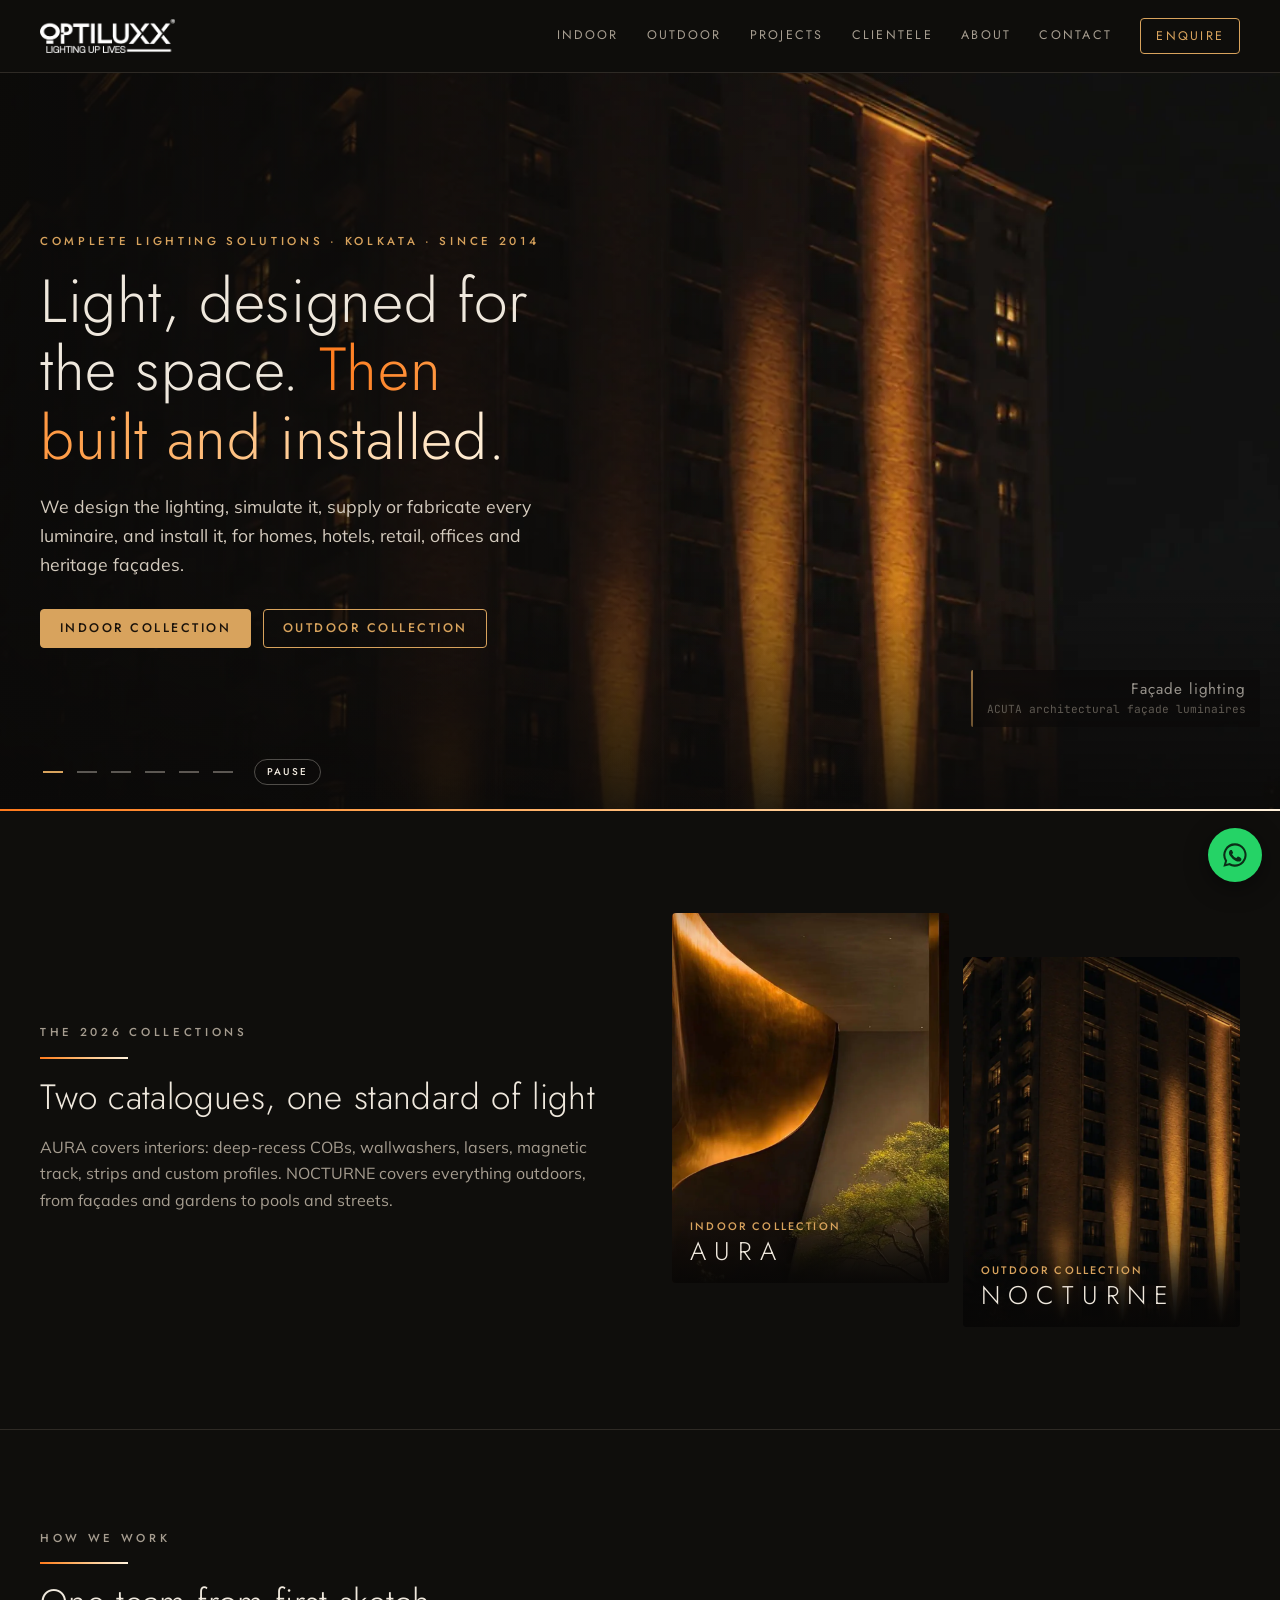
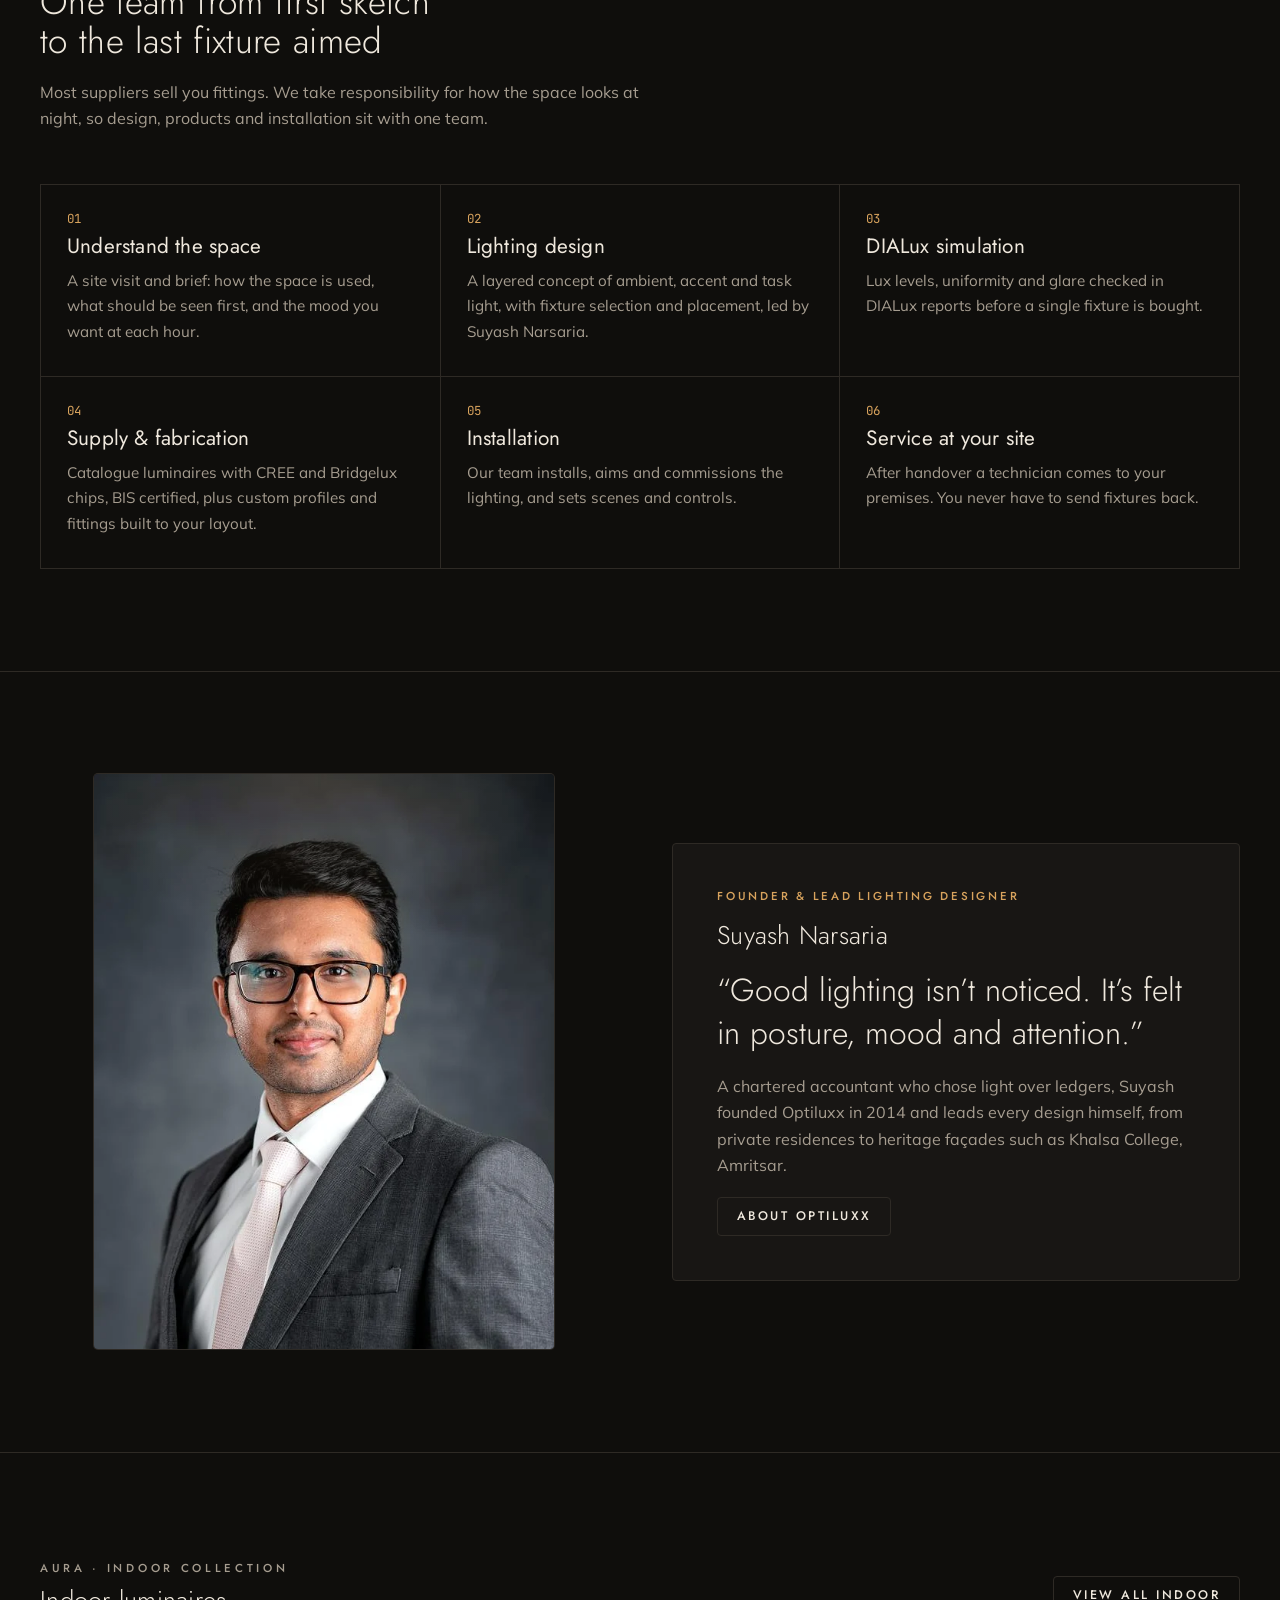
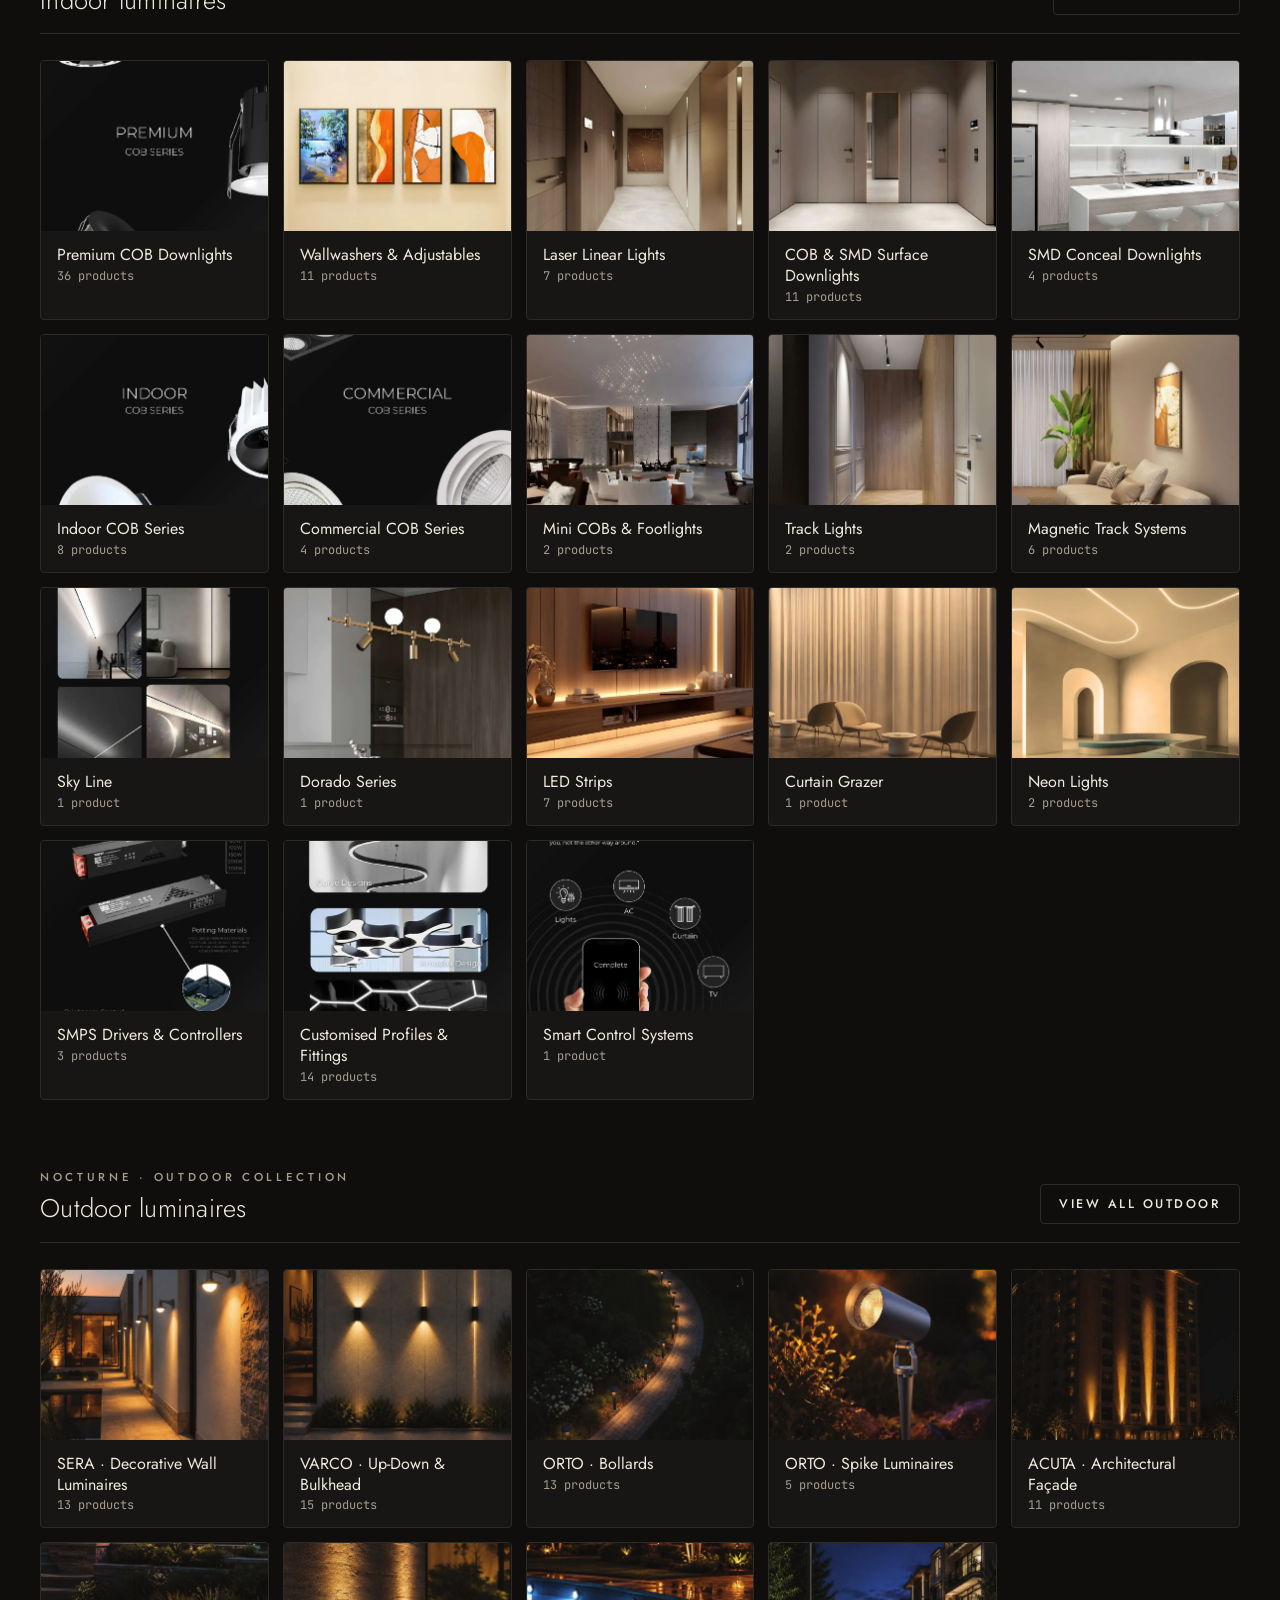
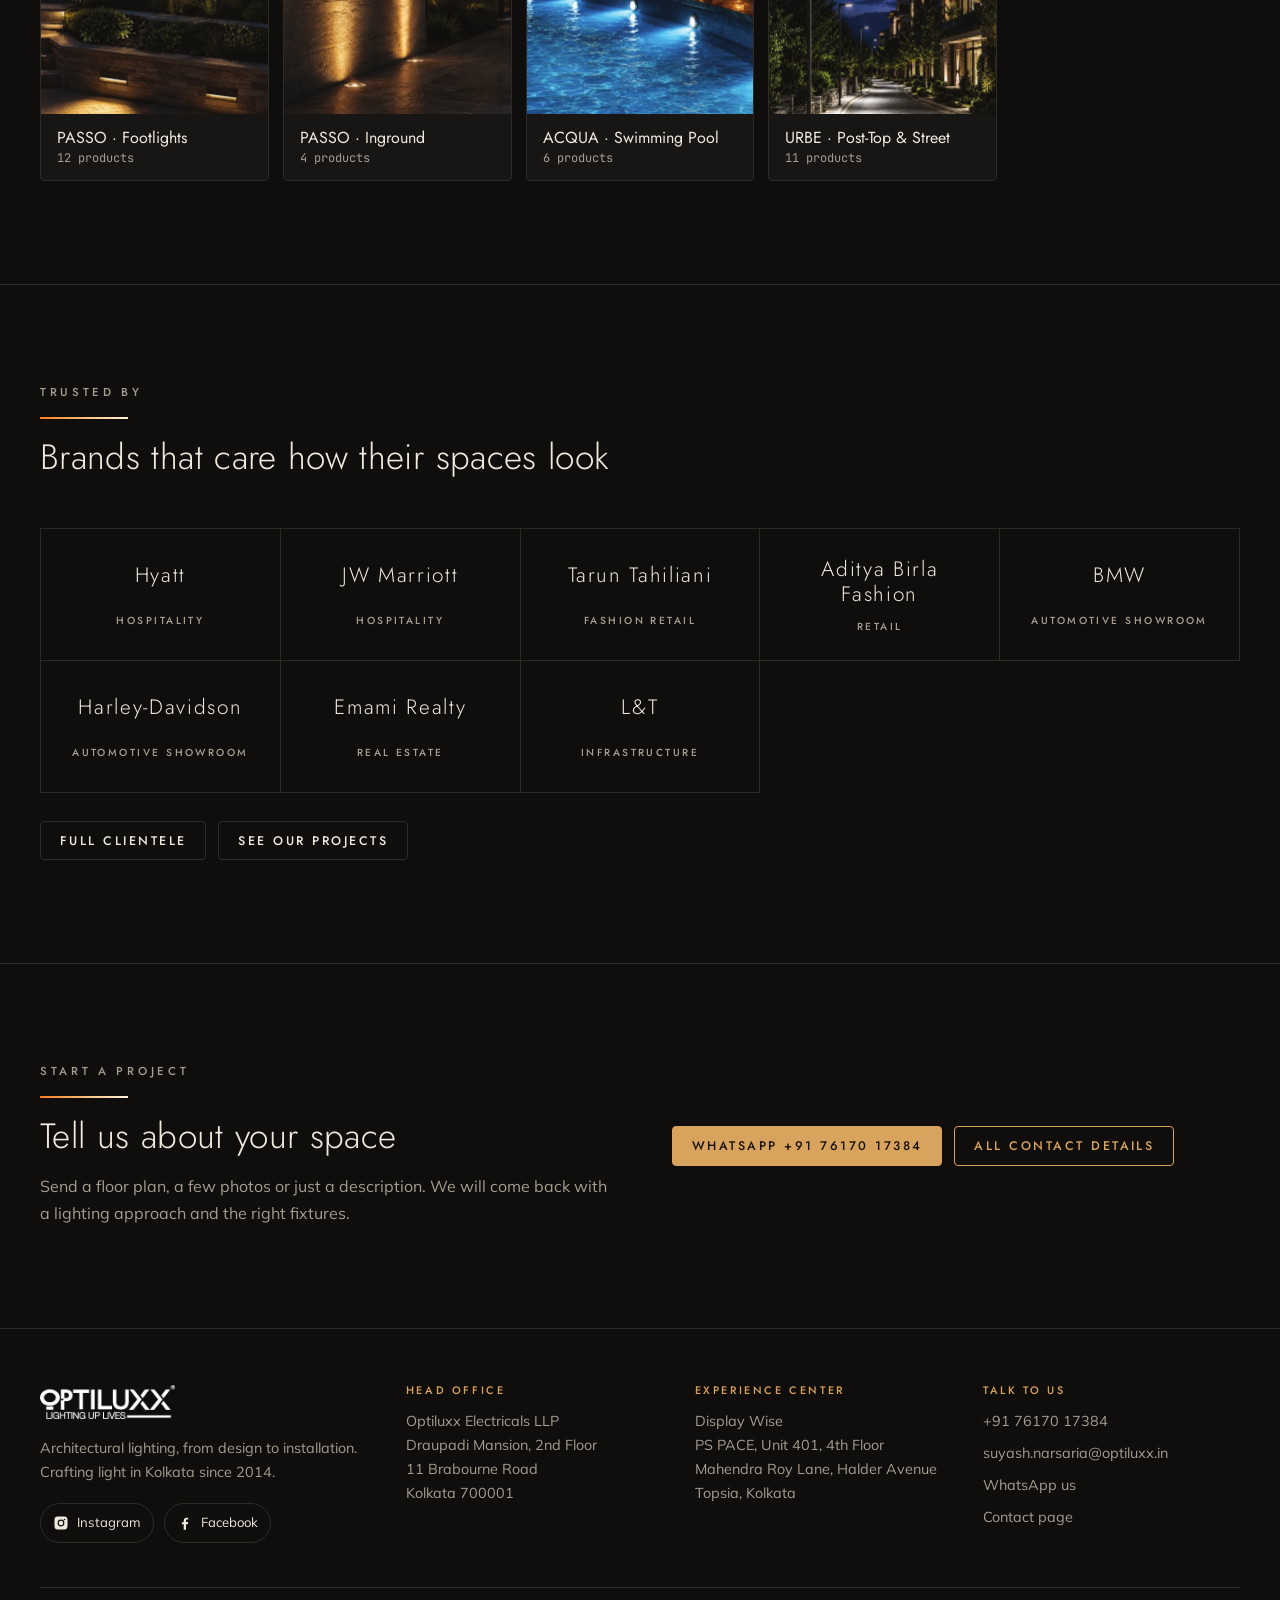
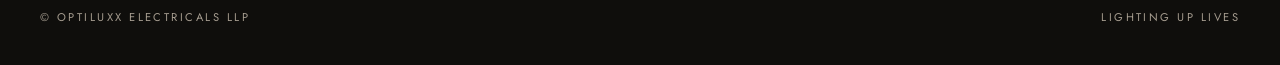
<file: index.html>
<!doctype html>
<html lang="en">
<head>
<meta charset="utf-8">
<meta name="viewport" content="width=device-width, initial-scale=1, viewport-fit=cover">
<title>Optiluxx · Architectural Lighting, Kolkata</title>
<meta name="claude:viewport-fit-sides" content="cover">
<meta name="description" content="Optiluxx designs, supplies and installs complete architectural lighting for homes, hotels, retail and façades. Indoor and outdoor luminaire collections, Kolkata since 2014.">
<meta property="og:title" content="Optiluxx · Architectural Lighting, Kolkata">
<meta property="og:description" content="Optiluxx designs, supplies and installs complete architectural lighting for homes, hotels, retail and façades. Indoor and outdoor luminaire collections, Kolkata since 2014.">
<meta property="og:image" content="assets/img/h/aura.webp">
<link rel="icon" href="assets/img/favicon.png">
<link rel="preconnect" href="https://fonts.googleapis.com"><link rel="preconnect" href="https://fonts.gstatic.com" crossorigin>
<link rel="stylesheet" href="https://fonts.googleapis.com/css2?family=Jost:wght@300;400;500&family=Mulish:wght@400;600&family=JetBrains+Mono:wght@400&display=swap">
<link rel="stylesheet" href="assets/site.css">
</head>
<body>
<header class="site-head"><div class="wrap">
<a class="logo" href="index.html" aria-label="Optiluxx home"><img src="assets/img/logo.png" alt="Optiluxx · Lighting up lives" width="600" height="151"></a>
<button class="menu-btn" type="button" aria-expanded="false" aria-controls="nav">Menu</button>
<nav class="nav" id="nav" aria-label="Main"><a href="indoor.html">Indoor</a><a href="outdoor.html">Outdoor</a><a href="projects.html">Projects</a><a href="clientele.html">Clientele</a><a href="about.html">About</a><a href="contact.html">Contact</a><a class="btn" href="https://wa.me/917617017384" target="_blank" rel="noopener">Enquire</a></nav>
</div></header>
<main>

<section class="show" aria-roledescription="carousel" aria-label="Featured work">
<div class="slides"><figure class="slide is-on" aria-hidden="false"><img src="assets/img/h/facade.webp" alt="Façade lighting" style="object-position:50% 35%"><figcaption><a href="outdoor.html#acuta-facade" tabindex="0"><b>Façade lighting</b><span>ACUTA architectural façade luminaires</span></a></figcaption></figure><figure class="slide" aria-hidden="true"><img src="assets/img/h/aura.webp" alt="Interior accent lighting" style="object-position:50% 50%" loading="lazy"><figcaption><a href="indoor.html" tabindex="-1"><b>Interior accent lighting</b><span>AURA indoor collection</span></a></figcaption></figure><figure class="slide" aria-hidden="true"><img src="assets/img/h/pool.webp" alt="Pool &amp; water lighting" style="object-position:50% 55%" loading="lazy"><figcaption><a href="outdoor.html#acqua-pool" tabindex="-1"><b>Pool &amp; water lighting</b><span>ACQUA IP68 swimming pool luminaires</span></a></figcaption></figure><figure class="slide" aria-hidden="true"><img src="assets/img/h/curtain.webp" alt="Layered residential lighting" style="object-position:50% 55%" loading="lazy"><figcaption><a href="indoor.html#curtain-grazer" tabindex="-1"><b>Layered residential lighting</b><span>Curtain grazers, magnetic track and wallwashers</span></a></figcaption></figure><figure class="slide" aria-hidden="true"><img src="assets/img/h/street.webp" alt="Campus &amp; street lighting" style="object-position:50% 55%" loading="lazy"><figcaption><a href="outdoor.html#urbe-street" tabindex="-1"><b>Campus &amp; street lighting</b><span>URBE post-top and street luminaires</span></a></figcaption></figure><figure class="slide" aria-hidden="true"><img src="assets/img/h/sera.webp" alt="Entrances &amp; walkways" style="object-position:50% 50%" loading="lazy"><figcaption><a href="outdoor.html#sera-wall" tabindex="-1"><b>Entrances &amp; walkways</b><span>SERA decorative wall luminaires</span></a></figcaption></figure></div>
<div class="show-copy"><div class="wrap">
<p class="eyebrow">Complete lighting solutions · Kolkata · Since 2014</p>
<h1>Light, designed for the space. <em>Then built and installed.</em></h1>
<p class="lede">We design the lighting, simulate it, supply or fabricate every luminaire, and install it, for homes, hotels, retail, offices and heritage façades.</p>
<div class="actions"><a class="btn solid" href="indoor.html">Indoor collection</a><a class="btn" href="outdoor.html">Outdoor collection</a></div>
</div></div>
<div class="show-ctrl"><div class="wrap"><div class="dots"><button type="button" class="dot" aria-label="Show slide 1: Façade lighting" aria-pressed="true" data-i="0"></button><button type="button" class="dot" aria-label="Show slide 2: Interior accent lighting" aria-pressed="false" data-i="1"></button><button type="button" class="dot" aria-label="Show slide 3: Pool &amp; water lighting" aria-pressed="false" data-i="2"></button><button type="button" class="dot" aria-label="Show slide 4: Layered residential lighting" aria-pressed="false" data-i="3"></button><button type="button" class="dot" aria-label="Show slide 5: Campus &amp; street lighting" aria-pressed="false" data-i="4"></button><button type="button" class="dot" aria-label="Show slide 6: Entrances &amp; walkways" aria-pressed="false" data-i="5"></button></div><button type="button" class="pause" aria-label="Pause slideshow">Pause</button></div></div>
<div class="show-bar"><i></i></div>
</section>

<section class="section" style="border-top:0"><div class="wrap split">
<div class="sec-head" style="margin:0"><p class="eyebrow">The 2026 collections</p><hr class="kelvin"><h2>Two catalogues, one standard of light</h2><p>AURA covers interiors: deep-recess COBs, wallwashers, lasers, magnetic track, strips and custom profiles. NOCTURNE covers everything outdoors, from façades and gardens to pools and streets.</p></div>
<div class="collections">
<a class="coll" href="indoor.html"><img src="assets/img/h/aura.webp" alt="Warm wall-grazing light on a curved wall" width="1407" height="1233" loading="lazy"><div class="cap"><span>Indoor collection</span><b>AURA</b></div></a>
<a class="coll" href="outdoor.html"><img src="assets/img/h/nocturne.webp" alt="Residential tower lit with vertical façade beams" width="1406" height="1232" loading="lazy"><div class="cap"><span>Outdoor collection</span><b>NOCTURNE</b></div></a>
</div>
</div></section>

<section class="section"><div class="wrap">
<div class="sec-head"><p class="eyebrow">How we work</p><hr class="kelvin"><h2>One team from first sketch to the last fixture aimed</h2><p>Most suppliers sell you fittings. We take responsibility for how the space looks at night, so design, products and installation sit with one team.</p></div>
<div class="process"><div class="step"><span class="n">01</span><h3>Understand the space</h3><p>A site visit and brief: how the space is used, what should be seen first, and the mood you want at each hour.</p></div><div class="step"><span class="n">02</span><h3>Lighting design</h3><p>A layered concept of ambient, accent and task light, with fixture selection and placement, led by Suyash Narsaria.</p></div><div class="step"><span class="n">03</span><h3>DIALux simulation</h3><p>Lux levels, uniformity and glare checked in DIALux reports before a single fixture is bought.</p></div><div class="step"><span class="n">04</span><h3>Supply &amp; fabrication</h3><p>Catalogue luminaires with CREE and Bridgelux chips, BIS certified, plus custom profiles and fittings built to your layout.</p></div><div class="step"><span class="n">05</span><h3>Installation</h3><p>Our team installs, aims and commissions the lighting, and sets scenes and controls.</p></div><div class="step"><span class="n">06</span><h3>Service at your site</h3><p>After handover a technician comes to your premises. You never have to send fixtures back.</p></div></div>
</div></section>

<section class="section"><div class="wrap split">
<div class="photo-frame portrait"><img src="assets/img/suyash.webp" alt="Suyash Narsaria, founder and lead lighting designer of Optiluxx" width="600" height="750" loading="lazy"></div>
<div class="founder-card">
<p class="role">Founder & Lead Lighting Designer</p>
<h3>Suyash Narsaria</h3>
<p class="quote">“Good lighting isn’t noticed. It’s felt in posture, mood and attention.”</p>
<p class="muted">A chartered accountant who chose light over ledgers, Suyash founded Optiluxx in 2014 and leads every design himself, from private residences to heritage façades such as Khalsa College, Amritsar.</p>
<div><a class="btn ghost" href="about.html">About Optiluxx</a></div>
</div>
</div></section>

<section class="section"><div class="wrap">
<div class="cat-head"><div><p class="eyebrow">Aura · Indoor collection</p><h2 style="margin-top:12px">Indoor luminaires</h2></div><a class="btn ghost" href="indoor.html">View all indoor</a></div>
<div class="tiles"><a class="tile" href="indoor.html#premium-cob"><div class="im"><img src="assets/img/p/in-024.webp" alt="" loading="lazy"></div><div class="tx"><b>Premium COB Downlights</b><span>36 products</span></div></a><a class="tile" href="indoor.html#wallwashers"><div class="im"><img src="assets/img/p/in-069.webp" alt="" loading="lazy"></div><div class="tx"><b>Wallwashers &amp; Adjustables</b><span>11 products</span></div></a><a class="tile" href="indoor.html#lasers"><div class="im"><img src="assets/img/p/in-082.webp" alt="" loading="lazy"></div><div class="tx"><b>Laser Linear Lights</b><span>7 products</span></div></a><a class="tile" href="indoor.html#surface-downlights"><div class="im"><img src="assets/img/p/in-091.webp" alt="" loading="lazy"></div><div class="tx"><b>COB &amp; SMD Surface Downlights</b><span>11 products</span></div></a><a class="tile" href="indoor.html#smd-conceal"><div class="im"><img src="assets/img/p/in-105.webp" alt="" loading="lazy"></div><div class="tx"><b>SMD Conceal Downlights</b><span>4 products</span></div></a><a class="tile" href="indoor.html#indoor-cob"><div class="im"><img src="assets/img/p/in-110.webp" alt="" loading="lazy"></div><div class="tx"><b>Indoor COB Series</b><span>8 products</span></div></a><a class="tile" href="indoor.html#commercial-cob"><div class="im"><img src="assets/img/p/in-119.webp" alt="" loading="lazy"></div><div class="tx"><b>Commercial COB Series</b><span>4 products</span></div></a><a class="tile" href="indoor.html#mini-cob"><div class="im"><img src="assets/img/p/in-125.webp" alt="" loading="lazy"></div><div class="tx"><b>Mini COBs &amp; Footlights</b><span>2 products</span></div></a><a class="tile" href="indoor.html#track-lights"><div class="im"><img src="assets/img/p/in-129.webp" alt="" loading="lazy"></div><div class="tx"><b>Track Lights</b><span>2 products</span></div></a><a class="tile" href="indoor.html#magnetic-track"><div class="im"><img src="assets/img/p/in-133.webp" alt="" loading="lazy"></div><div class="tx"><b>Magnetic Track Systems</b><span>6 products</span></div></a><a class="tile" href="indoor.html#sky-line"><div class="im"><img src="assets/img/p/in-155.webp" alt="" loading="lazy"></div><div class="tx"><b>Sky Line</b><span>1 product</span></div></a><a class="tile" href="indoor.html#dorado"><div class="im"><img src="assets/img/p/in-157.webp" alt="" loading="lazy"></div><div class="tx"><b>Dorado Series</b><span>1 product</span></div></a><a class="tile" href="indoor.html#led-strips"><div class="im"><img src="assets/img/p/in-161.webp" alt="" loading="lazy"></div><div class="tx"><b>LED Strips</b><span>7 products</span></div></a><a class="tile" href="indoor.html#curtain-grazer"><div class="im"><img src="assets/img/p/in-172.webp" alt="" loading="lazy"></div><div class="tx"><b>Curtain Grazer</b><span>1 product</span></div></a><a class="tile" href="indoor.html#neon"><div class="im"><img src="assets/img/p/in-174.webp" alt="" loading="lazy"></div><div class="tx"><b>Neon Lights</b><span>2 products</span></div></a><a class="tile" href="indoor.html#drivers"><div class="im"><img src="assets/img/p/in-177.webp" alt="" loading="lazy"></div><div class="tx"><b>SMPS Drivers &amp; Controllers</b><span>3 products</span></div></a><a class="tile" href="indoor.html#profiles"><div class="im"><img src="assets/img/p/in-194.webp" alt="" loading="lazy"></div><div class="tx"><b>Customised Profiles &amp; Fittings</b><span>14 products</span></div></a><a class="tile" href="indoor.html#smart-controls"><div class="im"><img src="assets/img/p/in-020.webp" alt="" loading="lazy"></div><div class="tx"><b>Smart Control Systems</b><span>1 product</span></div></a></div>
<div class="cat-head" style="margin-top:64px"><div><p class="eyebrow">Nocturne · Outdoor collection</p><h2 style="margin-top:12px">Outdoor luminaires</h2></div><a class="btn ghost" href="outdoor.html">View all outdoor</a></div>
<div class="tiles"><a class="tile" href="outdoor.html#sera-wall"><div class="im"><img src="assets/img/p/out-006.webp" alt="" loading="lazy"></div><div class="tx"><b>SERA · Decorative Wall Luminaires</b><span>13 products</span></div></a><a class="tile" href="outdoor.html#varco-up-down"><div class="im"><img src="assets/img/p/out-023.webp" alt="" loading="lazy"></div><div class="tx"><b>VARCO · Up-Down &amp; Bulkhead</b><span>15 products</span></div></a><a class="tile" href="outdoor.html#orto-bollards"><div class="im"><img src="assets/img/p/out-040.webp" alt="" loading="lazy"></div><div class="tx"><b>ORTO · Bollards</b><span>13 products</span></div></a><a class="tile" href="outdoor.html#orto-spikes"><div class="im"><img src="assets/img/p/out-054.webp" alt="" loading="lazy"></div><div class="tx"><b>ORTO · Spike Luminaires</b><span>5 products</span></div></a><a class="tile" href="outdoor.html#acuta-facade"><div class="im"><img src="assets/img/p/out-061.webp" alt="" loading="lazy"></div><div class="tx"><b>ACUTA · Architectural Façade</b><span>11 products</span></div></a><a class="tile" href="outdoor.html#passo-footlights"><div class="im"><img src="assets/img/p/out-083.webp" alt="" loading="lazy"></div><div class="tx"><b>PASSO · Footlights</b><span>12 products</span></div></a><a class="tile" href="outdoor.html#passo-inground"><div class="im"><img src="assets/img/p/out-088.webp" alt="" loading="lazy"></div><div class="tx"><b>PASSO · Inground</b><span>4 products</span></div></a><a class="tile" href="outdoor.html#acqua-pool"><div class="im"><img src="assets/img/p/out-094.webp" alt="" loading="lazy"></div><div class="tx"><b>ACQUA · Swimming Pool</b><span>6 products</span></div></a><a class="tile" href="outdoor.html#urbe-street"><div class="im"><img src="assets/img/p/out-102.webp" alt="" loading="lazy"></div><div class="tx"><b>URBE · Post-Top &amp; Street</b><span>11 products</span></div></a></div>
</div></section>

<section class="section"><div class="wrap">
<div class="sec-head"><p class="eyebrow">Trusted by</p><hr class="kelvin"><h2>Brands that care how their spaces look</h2></div>
<div class="clients"><div class="client">Hyatt<small>Hospitality</small></div><div class="client">JW Marriott<small>Hospitality</small></div><div class="client">Tarun Tahiliani<small>Fashion retail</small></div><div class="client">Aditya Birla Fashion<small>Retail</small></div><div class="client">BMW<small>Automotive showroom</small></div><div class="client">Harley-Davidson<small>Automotive showroom</small></div><div class="client">Emami Realty<small>Real estate</small></div><div class="client">L&amp;T<small>Infrastructure</small></div></div>
<div style="margin-top:28px;display:flex;flex-wrap:wrap;gap:12px"><a class="btn ghost" href="clientele.html">Full clientele</a><a class="btn ghost" href="projects.html">See our projects</a></div>
</div></section>

<section class="section"><div class="wrap split">
<div class="sec-head" style="margin:0"><p class="eyebrow">Start a project</p><hr class="kelvin"><h2>Tell us about your space</h2><p>Send a floor plan, a few photos or just a description. We will come back with a lighting approach and the right fixtures.</p></div>
<div style="display:flex;flex-wrap:wrap;gap:12px"><a class="btn solid" href="https://wa.me/917617017384" target="_blank" rel="noopener">WhatsApp +91 76170 17384</a><a class="btn" href="contact.html">All contact details</a></div>
</div></section>
</main>
<footer class="site-foot"><div class="wrap">
<div class="foot-grid">
<div><img src="assets/img/logo.png" alt="Optiluxx" width="600" height="151" style="height:34px;width:auto;margin-bottom:18px">
<p>Architectural lighting, from design to installation. Crafting light in Kolkata since 2014.</p>
<div class="social" style="margin-top:18px"><a href="https://www.instagram.com/optiluxxlights/" target="_blank" rel="noopener"><svg viewBox="0 0 24 24" aria-hidden="true"><path d="M12 2.2c3.2 0 3.6 0 4.8.1 3.3.1 4.8 1.7 4.9 4.9.1 1.3.1 1.6.1 4.8s0 3.6-.1 4.8c-.1 3.2-1.7 4.8-4.9 4.9-1.3.1-1.6.1-4.8.1s-3.6 0-4.8-.1c-3.3-.1-4.8-1.7-4.9-4.9C2.2 15.6 2.2 15.2 2.2 12s0-3.6.1-4.8C2.4 3.9 3.9 2.4 7.2 2.3 8.4 2.2 8.8 2.2 12 2.2zm0 4.7a5.1 5.1 0 100 10.2 5.1 5.1 0 000-10.2zm0 8.4a3.3 3.3 0 110-6.6 3.3 3.3 0 010 6.6zm5.3-9.8a1.2 1.2 0 100 2.4 1.2 1.2 0 000-2.4z"/></svg>Instagram</a><a href="https://www.facebook.com/optiluxxlights" target="_blank" rel="noopener"><svg viewBox="0 0 24 24" aria-hidden="true"><path d="M13.5 22v-8.2h2.8l.4-3.2h-3.2V8.5c0-.9.3-1.6 1.6-1.6h1.7V4.1c-.3 0-1.3-.1-2.5-.1-2.5 0-4.2 1.5-4.2 4.3v2.4H7.3v3.2h2.8V22h3.4z"/></svg>Facebook</a></div></div>
<div><h4>Head office</h4><address>Optiluxx Electricals LLP<br>Draupadi Mansion, 2nd Floor<br>11 Brabourne Road<br>Kolkata 700001</address></div>
<div><h4>Experience center</h4><address>Display Wise<br>PS PACE, Unit 401, 4th Floor<br>Mahendra Roy Lane, Halder Avenue<br>Topsia, Kolkata</address></div>
<div><h4>Talk to us</h4><ul><li>+91 76170 17384</li><li style="word-break:break-all">suyash.narsaria@optiluxx.in</li><li><a href="https://wa.me/917617017384" target="_blank" rel="noopener">WhatsApp us</a></li><li><a href="contact.html">Contact page</a></li></ul></div>
</div>
<div class="foot-base"><span>© Optiluxx Electricals LLP</span><span>Lighting up lives</span></div>
</div></footer>
<a class="wa-float" href="https://wa.me/917617017384" target="_blank" rel="noopener" aria-label="Chat on WhatsApp"><svg viewBox="0 0 24 24" aria-hidden="true"><path d="M12 2a10 10 0 00-8.6 15.1L2 22l5-1.3A10 10 0 1012 2zm0 18.2a8.2 8.2 0 01-4.2-1.1l-.3-.2-3 .8.8-2.9-.2-.3A8.2 8.2 0 1112 20.2zm4.5-6.1c-.2-.1-1.5-.7-1.7-.8-.2-.1-.4-.1-.6.1l-.8 1c-.1.2-.3.2-.5.1a6.7 6.7 0 01-3.3-2.9c-.3-.4.2-.4.7-1.3.1-.2 0-.3 0-.4l-.8-1.8c-.2-.5-.4-.4-.6-.4h-.5a1 1 0 00-.7.3 3 3 0 00-.9 2.2 5.2 5.2 0 001.1 2.7 11.8 11.8 0 004.5 4c1.7.7 2.3.8 3.2.7.5-.1 1.5-.6 1.7-1.2.2-.6.2-1.1.2-1.2-.1-.2-.3-.3-.5-.4z"/></svg></a>
<script src="assets/site.js"></script>
</body>
</html>
</file>
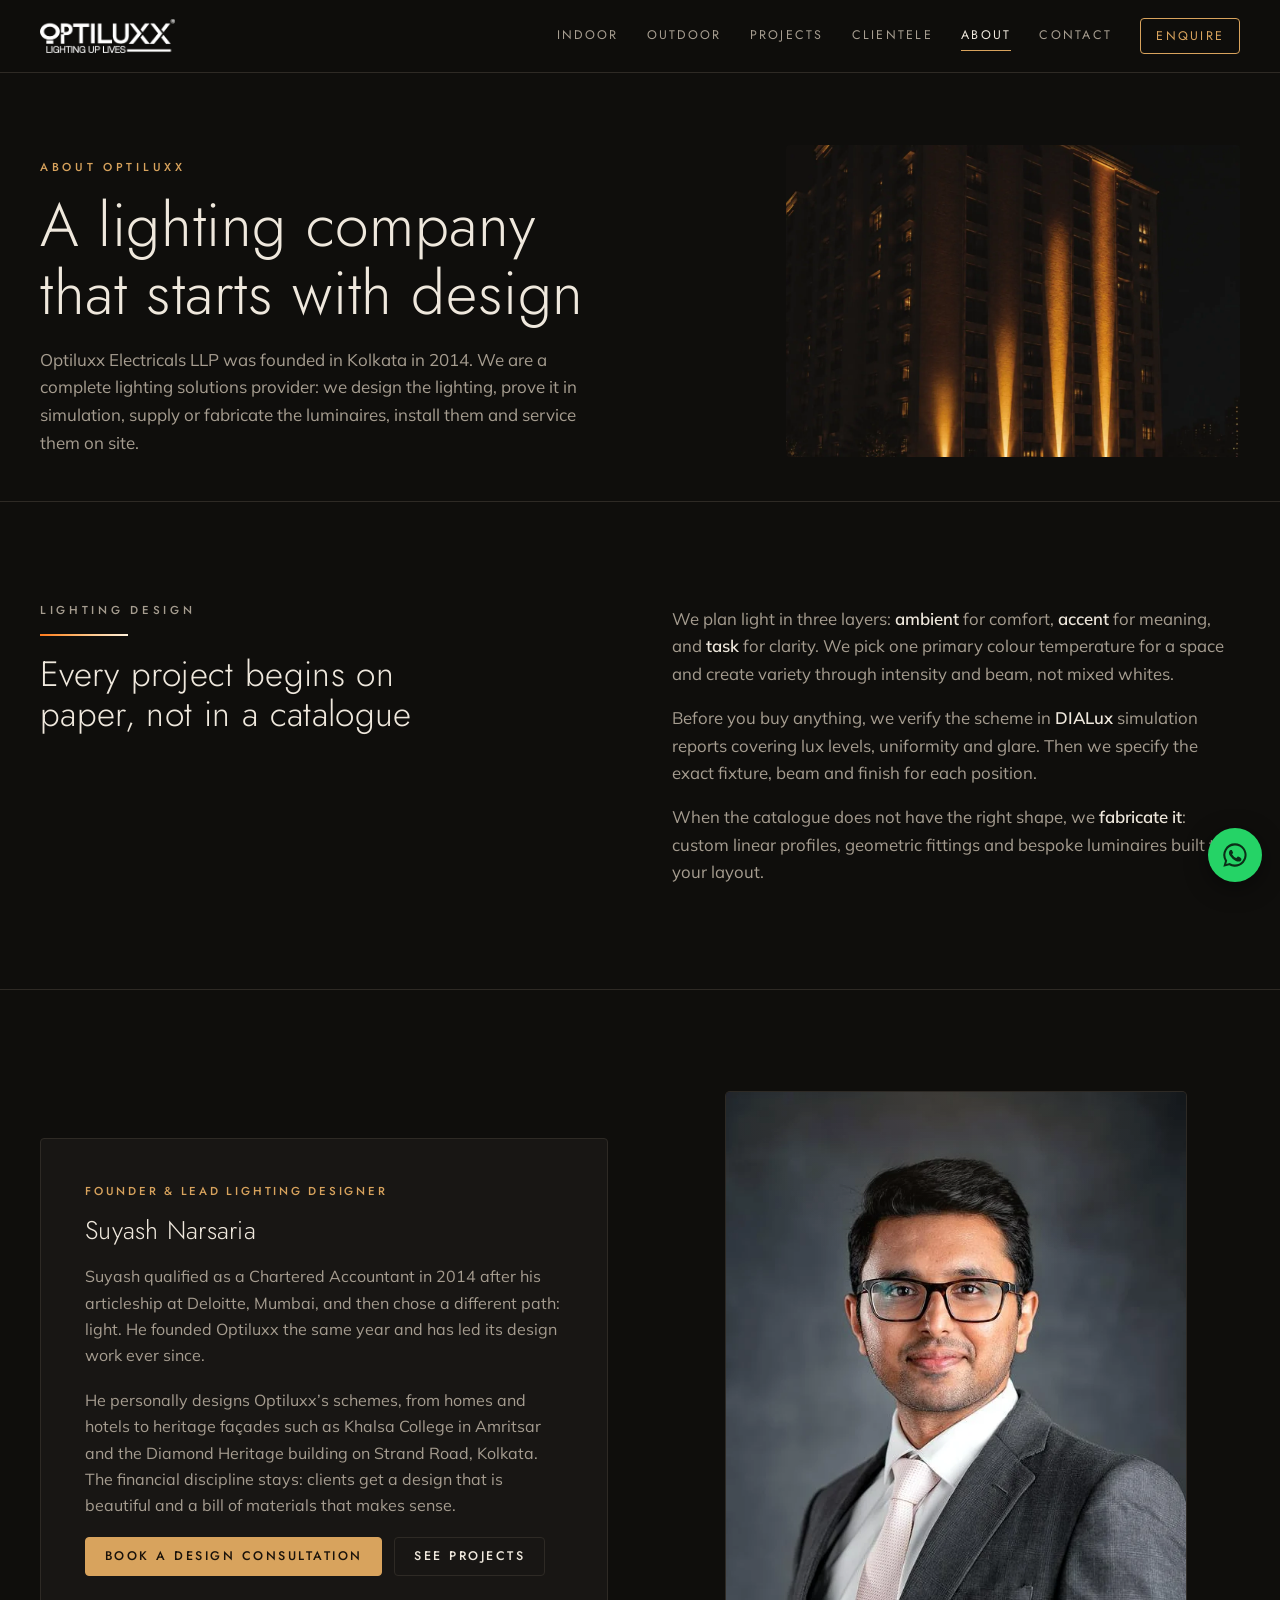
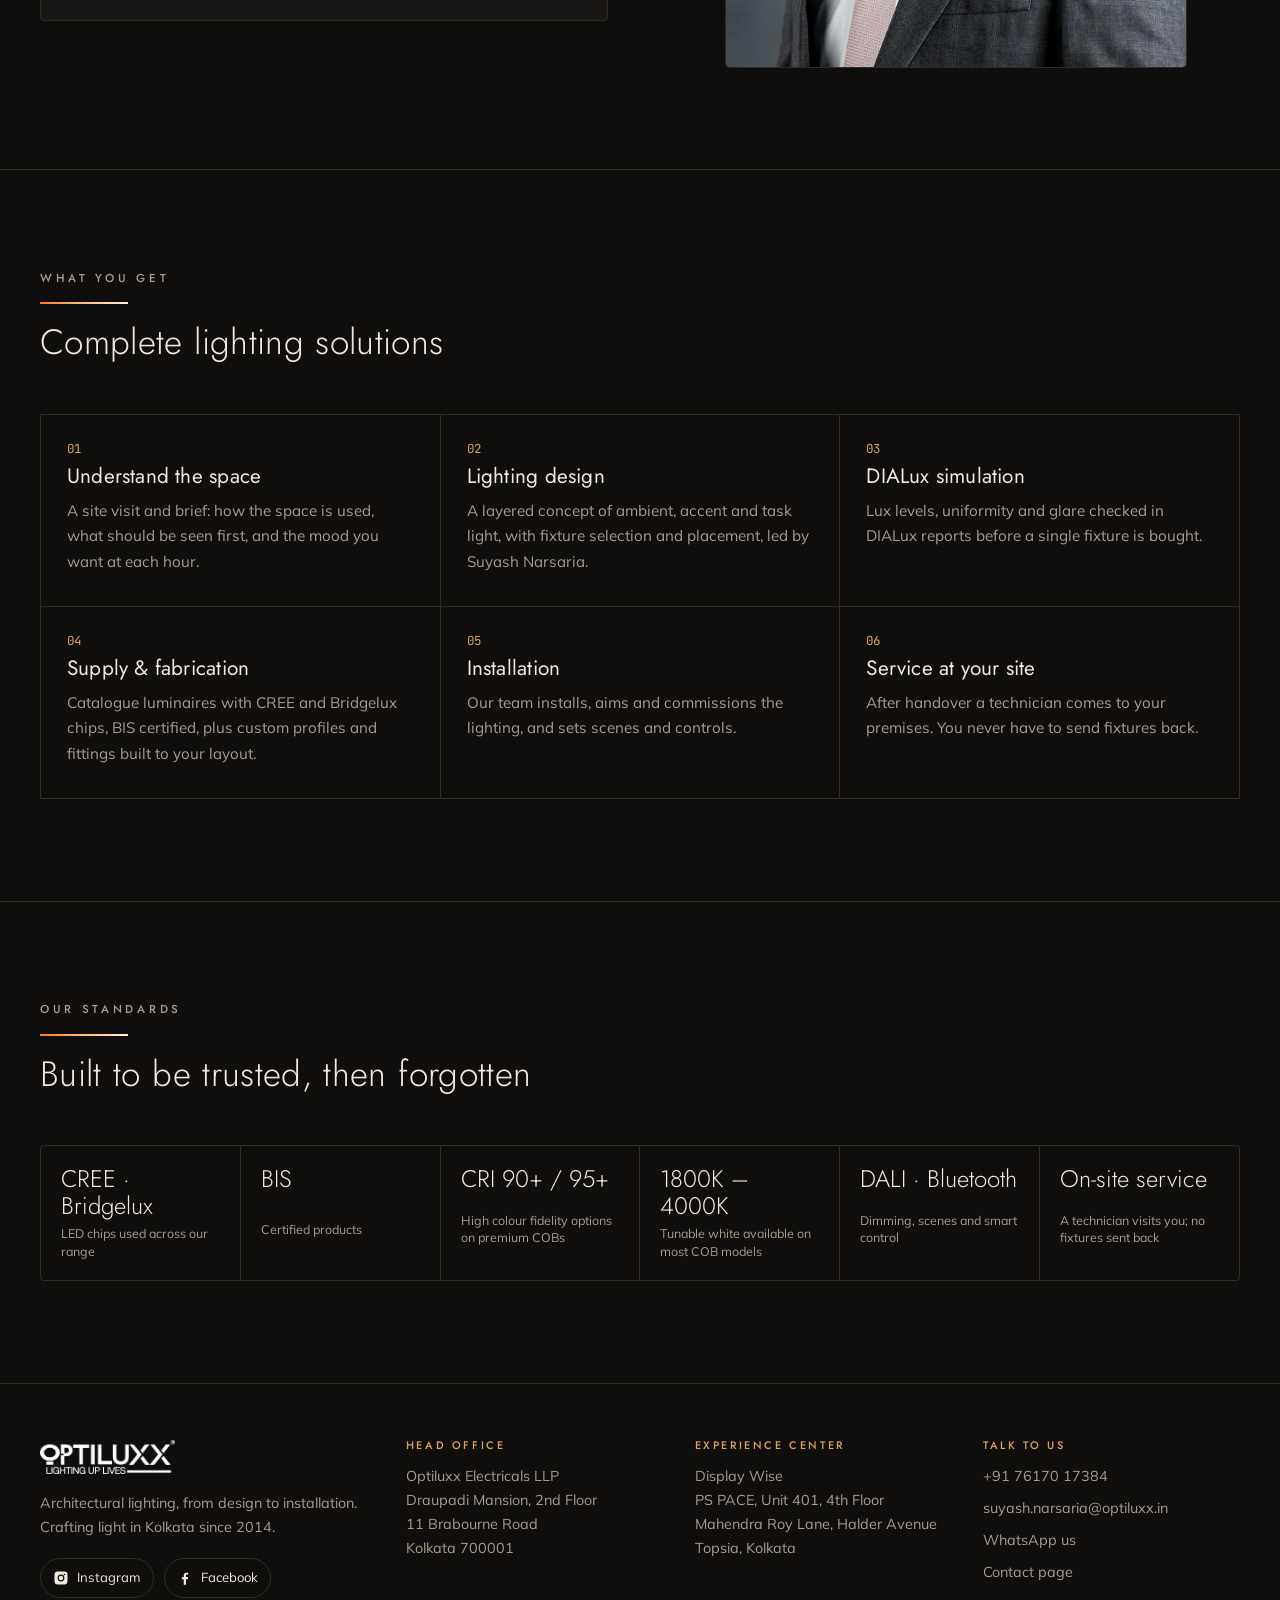
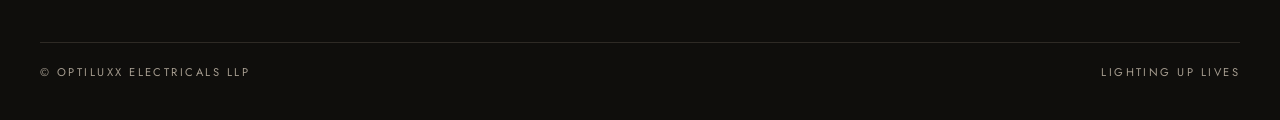
<file: about.html>
<!doctype html>
<html lang="en">
<head>
<meta charset="utf-8">
<meta name="viewport" content="width=device-width, initial-scale=1, viewport-fit=cover">
<title>About Optiluxx · Lighting Design, Kolkata</title>
<meta name="claude:viewport-fit-sides" content="cover">
<meta name="description" content="Optiluxx Electricals LLP is a Kolkata architectural lighting company offering lighting design, DIALux simulation, custom fixtures, supply and installation. Founded in 2014 by lead lighting designer Suyash Narsaria.">
<meta property="og:title" content="About Optiluxx · Lighting Design, Kolkata">
<meta property="og:description" content="Optiluxx Electricals LLP is a Kolkata architectural lighting company offering lighting design, DIALux simulation, custom fixtures, supply and installation. Founded in 2014 by lead lighting designer Suyash Narsaria.">
<meta property="og:image" content="assets/img/h/aura.webp">
<link rel="icon" href="assets/img/favicon.png">
<link rel="preconnect" href="https://fonts.googleapis.com"><link rel="preconnect" href="https://fonts.gstatic.com" crossorigin>
<link rel="stylesheet" href="https://fonts.googleapis.com/css2?family=Jost:wght@300;400;500&family=Mulish:wght@400;600&family=JetBrains+Mono:wght@400&display=swap">
<link rel="stylesheet" href="assets/site.css">
</head>
<body>
<header class="site-head"><div class="wrap">
<a class="logo" href="index.html" aria-label="Optiluxx home"><img src="assets/img/logo.png" alt="Optiluxx · Lighting up lives" width="600" height="151"></a>
<button class="menu-btn" type="button" aria-expanded="false" aria-controls="nav">Menu</button>
<nav class="nav" id="nav" aria-label="Main"><a href="indoor.html">Indoor</a><a href="outdoor.html">Outdoor</a><a href="projects.html">Projects</a><a href="clientele.html">Clientele</a><a href="about.html" aria-current="page">About</a><a href="contact.html">Contact</a><a class="btn" href="https://wa.me/917617017384" target="_blank" rel="noopener">Enquire</a></nav>
</div></header>
<main>

<section class="page-hero"><div class="wrap ph-grid">
<div><p class="eyebrow">About Optiluxx</p><h1>A lighting company that starts with design</h1>
<p class="lede">Optiluxx Electricals LLP was founded in Kolkata in 2014. We are a complete lighting solutions provider: we design the lighting, prove it in simulation, supply or fabricate the luminaires, install them and service them on site.</p></div>
<div class="ph-img"><img src="assets/img/h/facade.webp" alt="Façade lit with vertical grazing beams" style="object-position:50% 40%"></div>
</div></section>

<section class="section" id="design"><div class="wrap split" style="align-items:start">
<div class="sec-head" style="margin:0"><p class="eyebrow">Lighting design</p><hr class="kelvin"><h2>Every project begins on paper, not in a catalogue</h2></div>
<div class="prose">
<p>We plan light in three layers: <strong>ambient</strong> for comfort, <strong>accent</strong> for meaning, and <strong>task</strong> for clarity. We pick one primary colour temperature for a space and create variety through intensity and beam, not mixed whites.</p>
<p>Before you buy anything, we verify the scheme in <strong>DIALux</strong> simulation reports covering lux levels, uniformity and glare. Then we specify the exact fixture, beam and finish for each position.</p>
<p>When the catalogue does not have the right shape, we <strong>fabricate it</strong>: custom linear profiles, geometric fittings and bespoke luminaires built to your layout.</p>
</div>
</div></section>

<section class="section"><div class="wrap split">
<div class="founder-card">
<p class="role">Founder & Lead Lighting Designer</p>
<h3>Suyash Narsaria</h3>
<p class="muted">Suyash qualified as a Chartered Accountant in 2014 after his articleship at Deloitte, Mumbai, and then chose a different path: light. He founded Optiluxx the same year and has led its design work ever since.</p>
<p class="muted">He personally designs Optiluxx’s schemes, from homes and hotels to heritage façades such as Khalsa College in Amritsar and the Diamond Heritage building on Strand Road, Kolkata. The financial discipline stays: clients get a design that is beautiful and a bill of materials that makes sense.</p>
<div style="display:flex;flex-wrap:wrap;gap:12px"><a class="btn solid" href="contact.html">Book a design consultation</a><a class="btn ghost" href="projects.html">See projects</a></div>
</div>
<div class="photo-frame portrait"><img src="assets/img/suyash.webp" alt="Suyash Narsaria, founder and lead lighting designer of Optiluxx" width="600" height="750" loading="lazy"></div>
</div></section>

<section class="section"><div class="wrap">
<div class="sec-head"><p class="eyebrow">What you get</p><hr class="kelvin"><h2>Complete lighting solutions</h2></div>
<div class="process"><div class="step"><span class="n">01</span><h3>Understand the space</h3><p>A site visit and brief: how the space is used, what should be seen first, and the mood you want at each hour.</p></div><div class="step"><span class="n">02</span><h3>Lighting design</h3><p>A layered concept of ambient, accent and task light, with fixture selection and placement, led by Suyash Narsaria.</p></div><div class="step"><span class="n">03</span><h3>DIALux simulation</h3><p>Lux levels, uniformity and glare checked in DIALux reports before a single fixture is bought.</p></div><div class="step"><span class="n">04</span><h3>Supply &amp; fabrication</h3><p>Catalogue luminaires with CREE and Bridgelux chips, BIS certified, plus custom profiles and fittings built to your layout.</p></div><div class="step"><span class="n">05</span><h3>Installation</h3><p>Our team installs, aims and commissions the lighting, and sets scenes and controls.</p></div><div class="step"><span class="n">06</span><h3>Service at your site</h3><p>After handover a technician comes to your premises. You never have to send fixtures back.</p></div></div>
</div></section>

<section class="section"><div class="wrap">
<div class="sec-head"><p class="eyebrow">Our standards</p><hr class="kelvin"><h2>Built to be trusted, then forgotten</h2></div>
<div class="facts">
<div><b>CREE · Bridgelux</b><span>LED chips used across our range</span></div>
<div><b>BIS</b><span>Certified products</span></div>
<div><b>CRI 90+ / 95+</b><span>High colour fidelity options on premium COBs</span></div>
<div><b>1800K – 4000K</b><span>Tunable white available on most COB models</span></div>
<div><b>DALI · Bluetooth</b><span>Dimming, scenes and smart control</span></div>
<div><b>On-site service</b><span>A technician visits you; no fixtures sent back</span></div>
</div>
</div></section>
</main>
<footer class="site-foot"><div class="wrap">
<div class="foot-grid">
<div><img src="assets/img/logo.png" alt="Optiluxx" width="600" height="151" style="height:34px;width:auto;margin-bottom:18px">
<p>Architectural lighting, from design to installation. Crafting light in Kolkata since 2014.</p>
<div class="social" style="margin-top:18px"><a href="https://www.instagram.com/optiluxxlights/" target="_blank" rel="noopener"><svg viewBox="0 0 24 24" aria-hidden="true"><path d="M12 2.2c3.2 0 3.6 0 4.8.1 3.3.1 4.8 1.7 4.9 4.9.1 1.3.1 1.6.1 4.8s0 3.6-.1 4.8c-.1 3.2-1.7 4.8-4.9 4.9-1.3.1-1.6.1-4.8.1s-3.6 0-4.8-.1c-3.3-.1-4.8-1.7-4.9-4.9C2.2 15.6 2.2 15.2 2.2 12s0-3.6.1-4.8C2.4 3.9 3.9 2.4 7.2 2.3 8.4 2.2 8.8 2.2 12 2.2zm0 4.7a5.1 5.1 0 100 10.2 5.1 5.1 0 000-10.2zm0 8.4a3.3 3.3 0 110-6.6 3.3 3.3 0 010 6.6zm5.3-9.8a1.2 1.2 0 100 2.4 1.2 1.2 0 000-2.4z"/></svg>Instagram</a><a href="https://www.facebook.com/optiluxxlights" target="_blank" rel="noopener"><svg viewBox="0 0 24 24" aria-hidden="true"><path d="M13.5 22v-8.2h2.8l.4-3.2h-3.2V8.5c0-.9.3-1.6 1.6-1.6h1.7V4.1c-.3 0-1.3-.1-2.5-.1-2.5 0-4.2 1.5-4.2 4.3v2.4H7.3v3.2h2.8V22h3.4z"/></svg>Facebook</a></div></div>
<div><h4>Head office</h4><address>Optiluxx Electricals LLP<br>Draupadi Mansion, 2nd Floor<br>11 Brabourne Road<br>Kolkata 700001</address></div>
<div><h4>Experience center</h4><address>Display Wise<br>PS PACE, Unit 401, 4th Floor<br>Mahendra Roy Lane, Halder Avenue<br>Topsia, Kolkata</address></div>
<div><h4>Talk to us</h4><ul><li>+91 76170 17384</li><li style="word-break:break-all">suyash.narsaria@optiluxx.in</li><li><a href="https://wa.me/917617017384" target="_blank" rel="noopener">WhatsApp us</a></li><li><a href="contact.html">Contact page</a></li></ul></div>
</div>
<div class="foot-base"><span>© Optiluxx Electricals LLP</span><span>Lighting up lives</span></div>
</div></footer>
<a class="wa-float" href="https://wa.me/917617017384" target="_blank" rel="noopener" aria-label="Chat on WhatsApp"><svg viewBox="0 0 24 24" aria-hidden="true"><path d="M12 2a10 10 0 00-8.6 15.1L2 22l5-1.3A10 10 0 1012 2zm0 18.2a8.2 8.2 0 01-4.2-1.1l-.3-.2-3 .8.8-2.9-.2-.3A8.2 8.2 0 1112 20.2zm4.5-6.1c-.2-.1-1.5-.7-1.7-.8-.2-.1-.4-.1-.6.1l-.8 1c-.1.2-.3.2-.5.1a6.7 6.7 0 01-3.3-2.9c-.3-.4.2-.4.7-1.3.1-.2 0-.3 0-.4l-.8-1.8c-.2-.5-.4-.4-.6-.4h-.5a1 1 0 00-.7.3 3 3 0 00-.9 2.2 5.2 5.2 0 001.1 2.7 11.8 11.8 0 004.5 4c1.7.7 2.3.8 3.2.7.5-.1 1.5-.6 1.7-1.2.2-.6.2-1.1.2-1.2-.1-.2-.3-.3-.5-.4z"/></svg></a>
<script src="assets/site.js"></script>
</body>
</html>
</file>
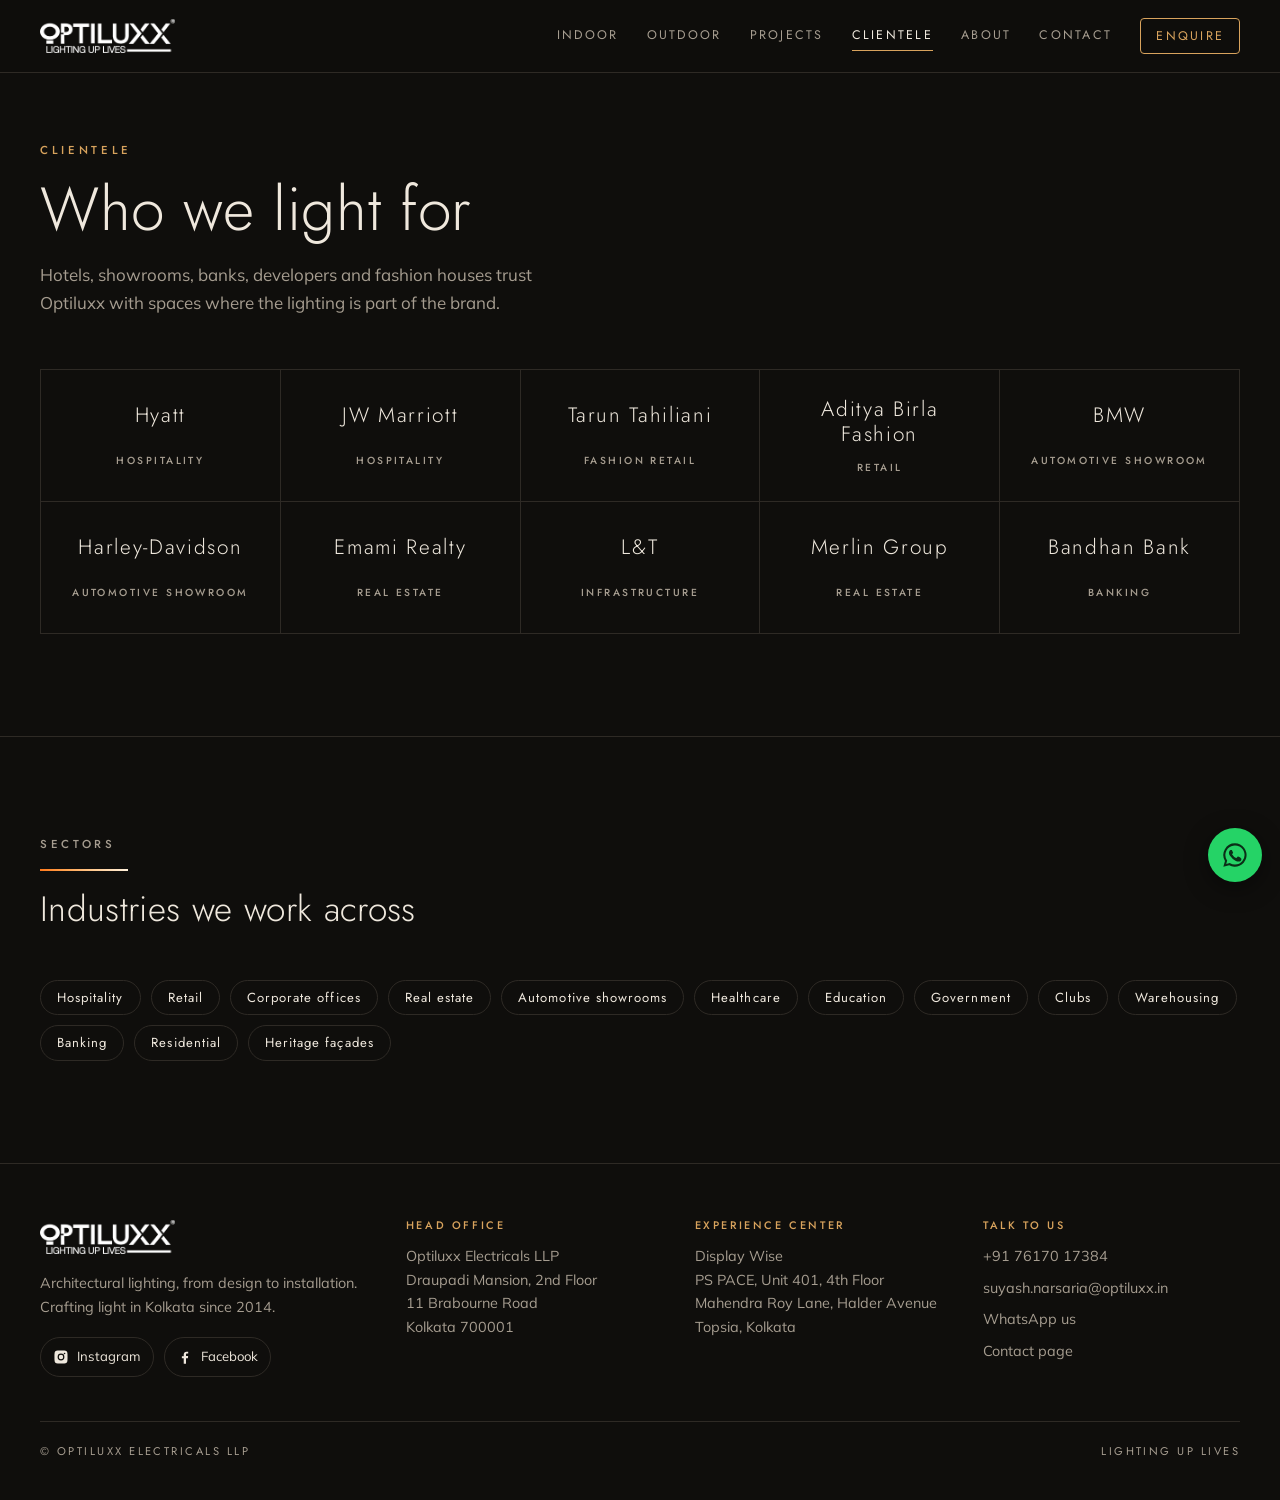
<file: clientele.html>
<!doctype html>
<html lang="en">
<head>
<meta charset="utf-8">
<meta name="viewport" content="width=device-width, initial-scale=1, viewport-fit=cover">
<title>Clientele · Optiluxx</title>
<meta name="claude:viewport-fit-sides" content="cover">
<meta name="description" content="Clients of Optiluxx include Hyatt, JW Marriott, BMW, Harley-Davidson, Aditya Birla Fashion, Tarun Tahiliani, Emami Realty, L&amp;T, Merlin Group and Bandhan Bank.">
<meta property="og:title" content="Clientele · Optiluxx">
<meta property="og:description" content="Clients of Optiluxx include Hyatt, JW Marriott, BMW, Harley-Davidson, Aditya Birla Fashion, Tarun Tahiliani, Emami Realty, L&amp;T, Merlin Group and Bandhan Bank.">
<meta property="og:image" content="assets/img/h/aura.webp">
<link rel="icon" href="assets/img/favicon.png">
<link rel="preconnect" href="https://fonts.googleapis.com"><link rel="preconnect" href="https://fonts.gstatic.com" crossorigin>
<link rel="stylesheet" href="https://fonts.googleapis.com/css2?family=Jost:wght@300;400;500&family=Mulish:wght@400;600&family=JetBrains+Mono:wght@400&display=swap">
<link rel="stylesheet" href="assets/site.css">
</head>
<body>
<header class="site-head"><div class="wrap">
<a class="logo" href="index.html" aria-label="Optiluxx home"><img src="assets/img/logo.png" alt="Optiluxx · Lighting up lives" width="600" height="151"></a>
<button class="menu-btn" type="button" aria-expanded="false" aria-controls="nav">Menu</button>
<nav class="nav" id="nav" aria-label="Main"><a href="indoor.html">Indoor</a><a href="outdoor.html">Outdoor</a><a href="projects.html">Projects</a><a href="clientele.html" aria-current="page">Clientele</a><a href="about.html">About</a><a href="contact.html">Contact</a><a class="btn" href="https://wa.me/917617017384" target="_blank" rel="noopener">Enquire</a></nav>
</div></header>
<main>

<section class="page-hero"><div class="wrap">
<p class="eyebrow">Clientele</p><h1>Who we light for</h1>
<p class="lede">Hotels, showrooms, banks, developers and fashion houses trust Optiluxx with spaces where the lighting is part of the brand.</p>
</div></section>
<section class="section" style="border-top:0;padding-top:8px"><div class="wrap">
<div class="clients"><div class="client">Hyatt<small>Hospitality</small></div><div class="client">JW Marriott<small>Hospitality</small></div><div class="client">Tarun Tahiliani<small>Fashion retail</small></div><div class="client">Aditya Birla Fashion<small>Retail</small></div><div class="client">BMW<small>Automotive showroom</small></div><div class="client">Harley-Davidson<small>Automotive showroom</small></div><div class="client">Emami Realty<small>Real estate</small></div><div class="client">L&amp;T<small>Infrastructure</small></div><div class="client">Merlin Group<small>Real estate</small></div><div class="client">Bandhan Bank<small>Banking</small></div></div>
</div></section>
<section class="section"><div class="wrap">
<div class="sec-head"><p class="eyebrow">Sectors</p><hr class="kelvin"><h2>Industries we work across</h2></div>
<div class="sectors"><span>Hospitality</span><span>Retail</span><span>Corporate offices</span><span>Real estate</span><span>Automotive showrooms</span><span>Healthcare</span><span>Education</span><span>Government</span><span>Clubs</span><span>Warehousing</span><span>Banking</span><span>Residential</span><span>Heritage façades</span></div>
</div></section>
</main>
<footer class="site-foot"><div class="wrap">
<div class="foot-grid">
<div><img src="assets/img/logo.png" alt="Optiluxx" width="600" height="151" style="height:34px;width:auto;margin-bottom:18px">
<p>Architectural lighting, from design to installation. Crafting light in Kolkata since 2014.</p>
<div class="social" style="margin-top:18px"><a href="https://www.instagram.com/optiluxxlights/" target="_blank" rel="noopener"><svg viewBox="0 0 24 24" aria-hidden="true"><path d="M12 2.2c3.2 0 3.6 0 4.8.1 3.3.1 4.8 1.7 4.9 4.9.1 1.3.1 1.6.1 4.8s0 3.6-.1 4.8c-.1 3.2-1.7 4.8-4.9 4.9-1.3.1-1.6.1-4.8.1s-3.6 0-4.8-.1c-3.3-.1-4.8-1.7-4.9-4.9C2.2 15.6 2.2 15.2 2.2 12s0-3.6.1-4.8C2.4 3.9 3.9 2.4 7.2 2.3 8.4 2.2 8.8 2.2 12 2.2zm0 4.7a5.1 5.1 0 100 10.2 5.1 5.1 0 000-10.2zm0 8.4a3.3 3.3 0 110-6.6 3.3 3.3 0 010 6.6zm5.3-9.8a1.2 1.2 0 100 2.4 1.2 1.2 0 000-2.4z"/></svg>Instagram</a><a href="https://www.facebook.com/optiluxxlights" target="_blank" rel="noopener"><svg viewBox="0 0 24 24" aria-hidden="true"><path d="M13.5 22v-8.2h2.8l.4-3.2h-3.2V8.5c0-.9.3-1.6 1.6-1.6h1.7V4.1c-.3 0-1.3-.1-2.5-.1-2.5 0-4.2 1.5-4.2 4.3v2.4H7.3v3.2h2.8V22h3.4z"/></svg>Facebook</a></div></div>
<div><h4>Head office</h4><address>Optiluxx Electricals LLP<br>Draupadi Mansion, 2nd Floor<br>11 Brabourne Road<br>Kolkata 700001</address></div>
<div><h4>Experience center</h4><address>Display Wise<br>PS PACE, Unit 401, 4th Floor<br>Mahendra Roy Lane, Halder Avenue<br>Topsia, Kolkata</address></div>
<div><h4>Talk to us</h4><ul><li>+91 76170 17384</li><li style="word-break:break-all">suyash.narsaria@optiluxx.in</li><li><a href="https://wa.me/917617017384" target="_blank" rel="noopener">WhatsApp us</a></li><li><a href="contact.html">Contact page</a></li></ul></div>
</div>
<div class="foot-base"><span>© Optiluxx Electricals LLP</span><span>Lighting up lives</span></div>
</div></footer>
<a class="wa-float" href="https://wa.me/917617017384" target="_blank" rel="noopener" aria-label="Chat on WhatsApp"><svg viewBox="0 0 24 24" aria-hidden="true"><path d="M12 2a10 10 0 00-8.6 15.1L2 22l5-1.3A10 10 0 1012 2zm0 18.2a8.2 8.2 0 01-4.2-1.1l-.3-.2-3 .8.8-2.9-.2-.3A8.2 8.2 0 1112 20.2zm4.5-6.1c-.2-.1-1.5-.7-1.7-.8-.2-.1-.4-.1-.6.1l-.8 1c-.1.2-.3.2-.5.1a6.7 6.7 0 01-3.3-2.9c-.3-.4.2-.4.7-1.3.1-.2 0-.3 0-.4l-.8-1.8c-.2-.5-.4-.4-.6-.4h-.5a1 1 0 00-.7.3 3 3 0 00-.9 2.2 5.2 5.2 0 001.1 2.7 11.8 11.8 0 004.5 4c1.7.7 2.3.8 3.2.7.5-.1 1.5-.6 1.7-1.2.2-.6.2-1.1.2-1.2-.1-.2-.3-.3-.5-.4z"/></svg></a>
<script src="assets/site.js"></script>
</body>
</html>
</file>
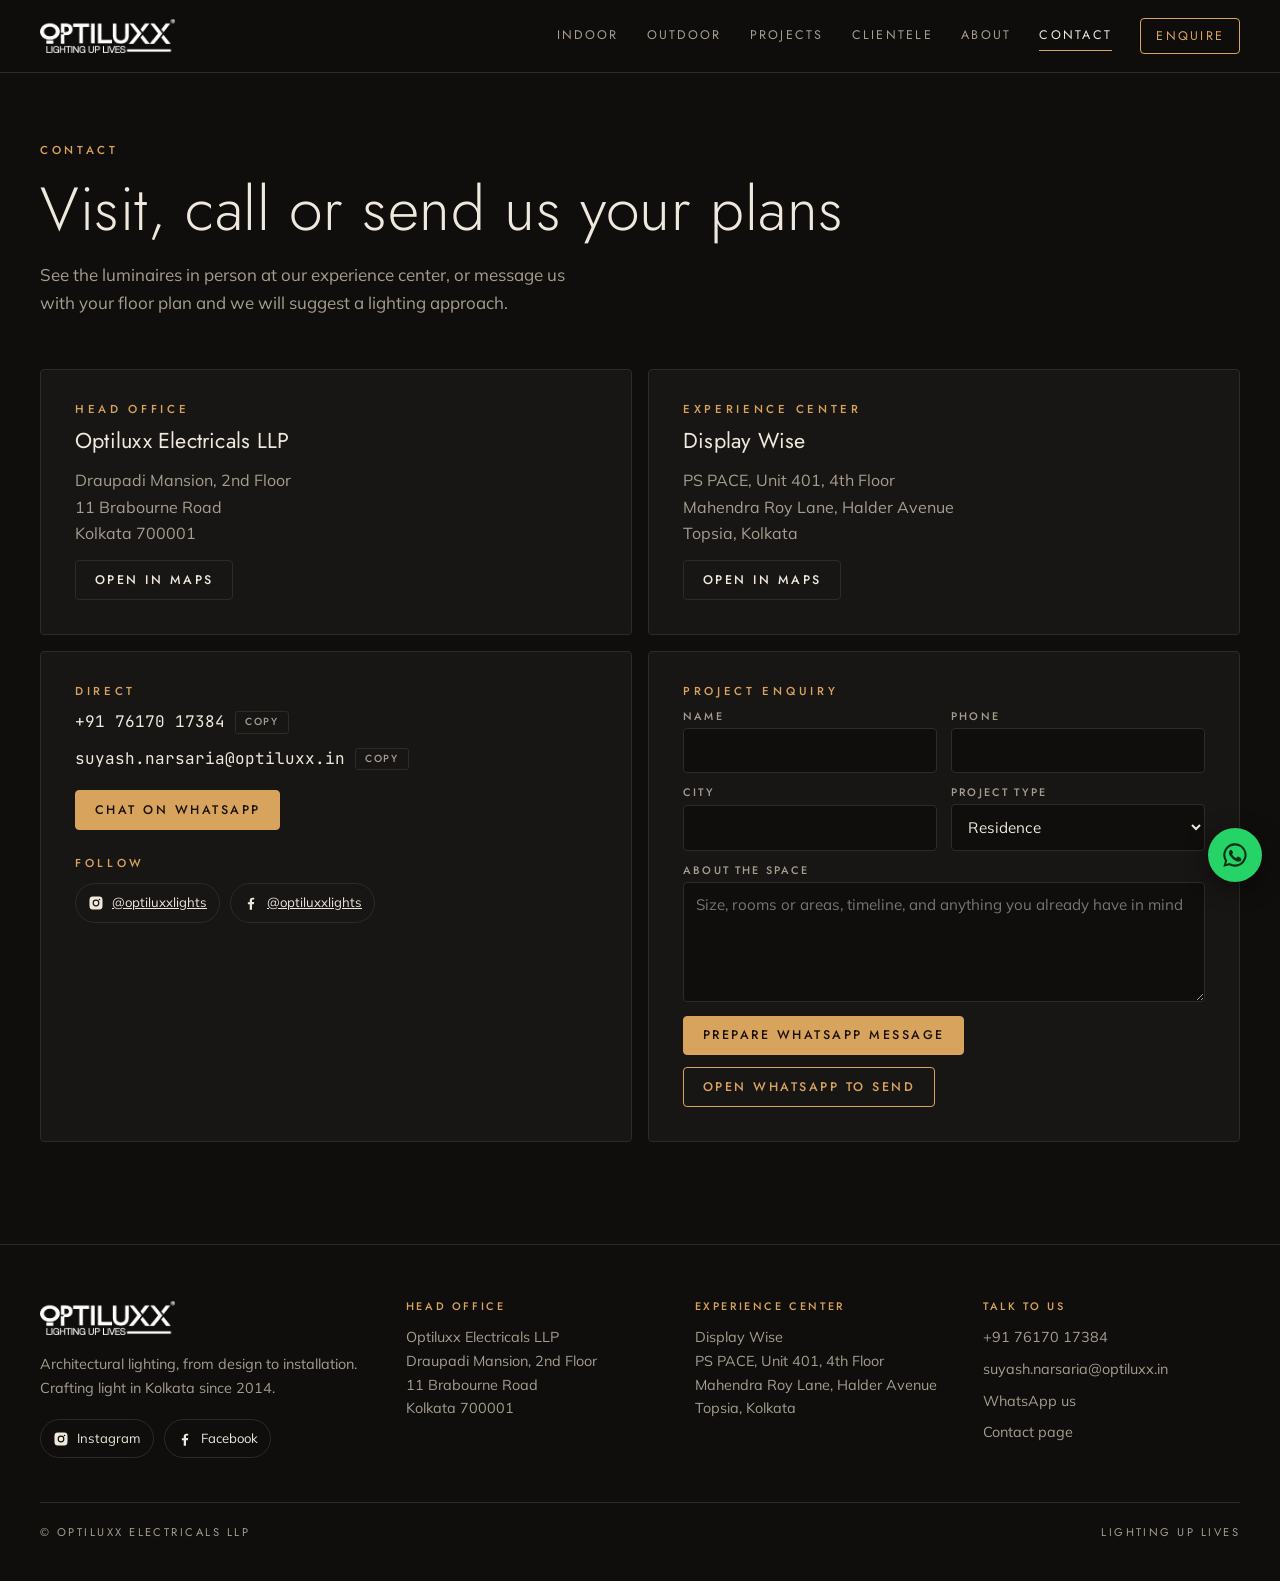
<file: contact.html>
<!doctype html>
<html lang="en">
<head>
<meta charset="utf-8">
<meta name="viewport" content="width=device-width, initial-scale=1, viewport-fit=cover">
<title>Contact Optiluxx · Kolkata</title>
<meta name="claude:viewport-fit-sides" content="cover">
<meta name="description" content="Contact Optiluxx Electricals LLP, Kolkata. Head office at Brabourne Road and the Display Wise experience center in Topsia. Phone +91 76170 17384.">
<meta property="og:title" content="Contact Optiluxx · Kolkata">
<meta property="og:description" content="Contact Optiluxx Electricals LLP, Kolkata. Head office at Brabourne Road and the Display Wise experience center in Topsia. Phone +91 76170 17384.">
<meta property="og:image" content="assets/img/h/aura.webp">
<link rel="icon" href="assets/img/favicon.png">
<link rel="preconnect" href="https://fonts.googleapis.com"><link rel="preconnect" href="https://fonts.gstatic.com" crossorigin>
<link rel="stylesheet" href="https://fonts.googleapis.com/css2?family=Jost:wght@300;400;500&family=Mulish:wght@400;600&family=JetBrains+Mono:wght@400&display=swap">
<link rel="stylesheet" href="assets/site.css">
</head>
<body>
<header class="site-head"><div class="wrap">
<a class="logo" href="index.html" aria-label="Optiluxx home"><img src="assets/img/logo.png" alt="Optiluxx · Lighting up lives" width="600" height="151"></a>
<button class="menu-btn" type="button" aria-expanded="false" aria-controls="nav">Menu</button>
<nav class="nav" id="nav" aria-label="Main"><a href="indoor.html">Indoor</a><a href="outdoor.html">Outdoor</a><a href="projects.html">Projects</a><a href="clientele.html">Clientele</a><a href="about.html">About</a><a href="contact.html" aria-current="page">Contact</a><a class="btn" href="https://wa.me/917617017384" target="_blank" rel="noopener">Enquire</a></nav>
</div></header>
<main>

<section class="page-hero"><div class="wrap">
<p class="eyebrow">Contact</p><h1>Visit, call or send us your plans</h1>
<p class="lede">See the luminaires in person at our experience center, or message us with your floor plan and we will suggest a lighting approach.</p>
</div></section>
<section class="section" style="border-top:0;padding-top:8px"><div class="wrap" style="display:grid;gap:16px">
<div class="contact-grid">
<div class="box"><p class="eyebrow">Head office</p><h3>Optiluxx Electricals LLP</h3><address>Draupadi Mansion, 2nd Floor<br>11 Brabourne Road<br>Kolkata 700001</address><div><a class="btn ghost" href="https://www.google.com/maps/search/?api=1&query=Draupadi+Mansion+11+Brabourne+Road+Kolkata+700001" target="_blank" rel="noopener">Open in Maps</a></div></div>
<div class="box"><p class="eyebrow">Experience center</p><h3>Display Wise</h3><address>PS PACE, Unit 401, 4th Floor<br>Mahendra Roy Lane, Halder Avenue<br>Topsia, Kolkata</address><div><a class="btn ghost" href="https://www.google.com/maps/search/?api=1&query=PS+PACE+Mahendra+Roy+Lane+Halder+Avenue+Topsia+Kolkata" target="_blank" rel="noopener">Open in Maps</a></div></div>
</div>
<div class="contact-grid">
<div class="box"><p class="eyebrow">Direct</p>
<div class="line"><span>+91 76170 17384</span><button class="copy" type="button" data-copy="+917617017384">Copy</button></div>
<div class="line" style="word-break:break-all"><span>suyash.narsaria@optiluxx.in</span><button class="copy" type="button" data-copy="suyash.narsaria@optiluxx.in">Copy</button></div>
<div class="enq" style="margin-top:6px"><a class="btn solid" href="https://wa.me/917617017384" target="_blank" rel="noopener">Chat on WhatsApp</a></div>
<p class="eyebrow" style="margin-top:14px">Follow</p>
<div class="social"><a href="https://www.instagram.com/optiluxxlights/" target="_blank" rel="noopener"><svg viewBox="0 0 24 24" aria-hidden="true"><path d="M12 2.2c3.2 0 3.6 0 4.8.1 3.3.1 4.8 1.7 4.9 4.9.1 1.3.1 1.6.1 4.8s0 3.6-.1 4.8c-.1 3.2-1.7 4.8-4.9 4.9-1.3.1-1.6.1-4.8.1s-3.6 0-4.8-.1c-3.3-.1-4.8-1.7-4.9-4.9C2.2 15.6 2.2 15.2 2.2 12s0-3.6.1-4.8C2.4 3.9 3.9 2.4 7.2 2.3 8.4 2.2 8.8 2.2 12 2.2zm0 4.7a5.1 5.1 0 100 10.2 5.1 5.1 0 000-10.2zm0 8.4a3.3 3.3 0 110-6.6 3.3 3.3 0 010 6.6zm5.3-9.8a1.2 1.2 0 100 2.4 1.2 1.2 0 000-2.4z"/></svg>@optiluxxlights</a><a href="https://www.facebook.com/optiluxxlights" target="_blank" rel="noopener"><svg viewBox="0 0 24 24" aria-hidden="true"><path d="M13.5 22v-8.2h2.8l.4-3.2h-3.2V8.5c0-.9.3-1.6 1.6-1.6h1.7V4.1c-.3 0-1.3-.1-2.5-.1-2.5 0-4.2 1.5-4.2 4.3v2.4H7.3v3.2h2.8V22h3.4z"/></svg>@optiluxxlights</a></div>
</div>
<div class="box"><p class="eyebrow">Project enquiry</p>
<form class="enquiry" id="enquiry">
<div class="row2"><div class="field"><label for="f-name">Name</label><input id="f-name" required autocomplete="name"></div>
<div class="field"><label for="f-phone">Phone</label><input id="f-phone" type="tel" required autocomplete="tel"></div></div>
<div class="row2"><div class="field"><label for="f-city">City</label><input id="f-city" autocomplete="address-level2"></div>
<div class="field"><label for="f-type">Project type</label><select id="f-type"><option>Residence</option><option>Hotel / restaurant</option><option>Retail / showroom</option><option>Office</option><option>Façade / heritage</option><option>Landscape / outdoor</option><option>Other</option></select></div></div>
<div class="field"><label for="f-msg">About the space</label><textarea id="f-msg" placeholder="Size, rooms or areas, timeline, and anything you already have in mind"></textarea></div>
<div style="display:flex;flex-wrap:wrap;gap:12px;align-items:center"><button class="btn solid" type="submit">Prepare WhatsApp message</button><a class="btn" id="wa-out" href="https://wa.me/917617017384" target="_blank" rel="noopener" hidden>Open WhatsApp to send</a></div>
</form></div>
</div>
</div></section>
</main>
<footer class="site-foot"><div class="wrap">
<div class="foot-grid">
<div><img src="assets/img/logo.png" alt="Optiluxx" width="600" height="151" style="height:34px;width:auto;margin-bottom:18px">
<p>Architectural lighting, from design to installation. Crafting light in Kolkata since 2014.</p>
<div class="social" style="margin-top:18px"><a href="https://www.instagram.com/optiluxxlights/" target="_blank" rel="noopener"><svg viewBox="0 0 24 24" aria-hidden="true"><path d="M12 2.2c3.2 0 3.6 0 4.8.1 3.3.1 4.8 1.7 4.9 4.9.1 1.3.1 1.6.1 4.8s0 3.6-.1 4.8c-.1 3.2-1.7 4.8-4.9 4.9-1.3.1-1.6.1-4.8.1s-3.6 0-4.8-.1c-3.3-.1-4.8-1.7-4.9-4.9C2.2 15.6 2.2 15.2 2.2 12s0-3.6.1-4.8C2.4 3.9 3.9 2.4 7.2 2.3 8.4 2.2 8.8 2.2 12 2.2zm0 4.7a5.1 5.1 0 100 10.2 5.1 5.1 0 000-10.2zm0 8.4a3.3 3.3 0 110-6.6 3.3 3.3 0 010 6.6zm5.3-9.8a1.2 1.2 0 100 2.4 1.2 1.2 0 000-2.4z"/></svg>Instagram</a><a href="https://www.facebook.com/optiluxxlights" target="_blank" rel="noopener"><svg viewBox="0 0 24 24" aria-hidden="true"><path d="M13.5 22v-8.2h2.8l.4-3.2h-3.2V8.5c0-.9.3-1.6 1.6-1.6h1.7V4.1c-.3 0-1.3-.1-2.5-.1-2.5 0-4.2 1.5-4.2 4.3v2.4H7.3v3.2h2.8V22h3.4z"/></svg>Facebook</a></div></div>
<div><h4>Head office</h4><address>Optiluxx Electricals LLP<br>Draupadi Mansion, 2nd Floor<br>11 Brabourne Road<br>Kolkata 700001</address></div>
<div><h4>Experience center</h4><address>Display Wise<br>PS PACE, Unit 401, 4th Floor<br>Mahendra Roy Lane, Halder Avenue<br>Topsia, Kolkata</address></div>
<div><h4>Talk to us</h4><ul><li>+91 76170 17384</li><li style="word-break:break-all">suyash.narsaria@optiluxx.in</li><li><a href="https://wa.me/917617017384" target="_blank" rel="noopener">WhatsApp us</a></li><li><a href="contact.html">Contact page</a></li></ul></div>
</div>
<div class="foot-base"><span>© Optiluxx Electricals LLP</span><span>Lighting up lives</span></div>
</div></footer>
<a class="wa-float" href="https://wa.me/917617017384" target="_blank" rel="noopener" aria-label="Chat on WhatsApp"><svg viewBox="0 0 24 24" aria-hidden="true"><path d="M12 2a10 10 0 00-8.6 15.1L2 22l5-1.3A10 10 0 1012 2zm0 18.2a8.2 8.2 0 01-4.2-1.1l-.3-.2-3 .8.8-2.9-.2-.3A8.2 8.2 0 1112 20.2zm4.5-6.1c-.2-.1-1.5-.7-1.7-.8-.2-.1-.4-.1-.6.1l-.8 1c-.1.2-.3.2-.5.1a6.7 6.7 0 01-3.3-2.9c-.3-.4.2-.4.7-1.3.1-.2 0-.3 0-.4l-.8-1.8c-.2-.5-.4-.4-.6-.4h-.5a1 1 0 00-.7.3 3 3 0 00-.9 2.2 5.2 5.2 0 001.1 2.7 11.8 11.8 0 004.5 4c1.7.7 2.3.8 3.2.7.5-.1 1.5-.6 1.7-1.2.2-.6.2-1.1.2-1.2-.1-.2-.3-.3-.5-.4z"/></svg></a>
<script src="assets/site.js"></script>
</body>
</html>
</file>
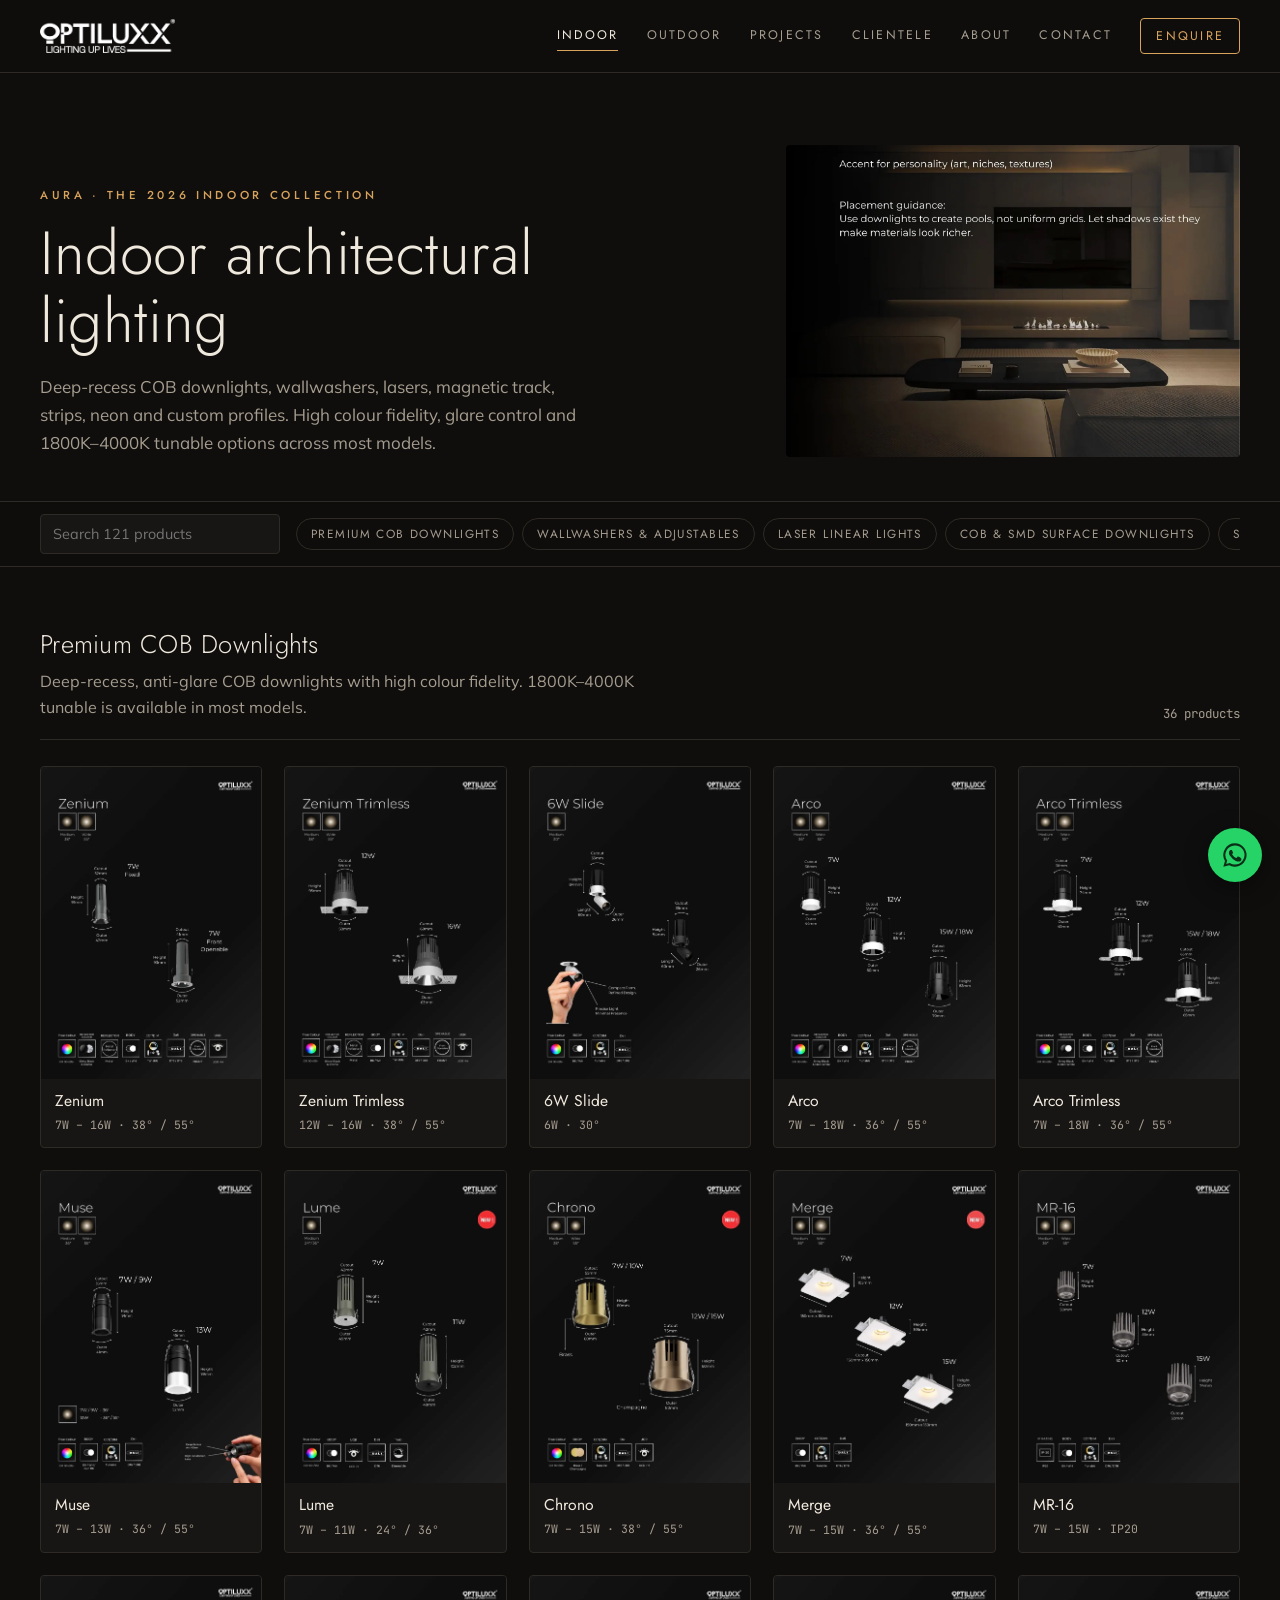
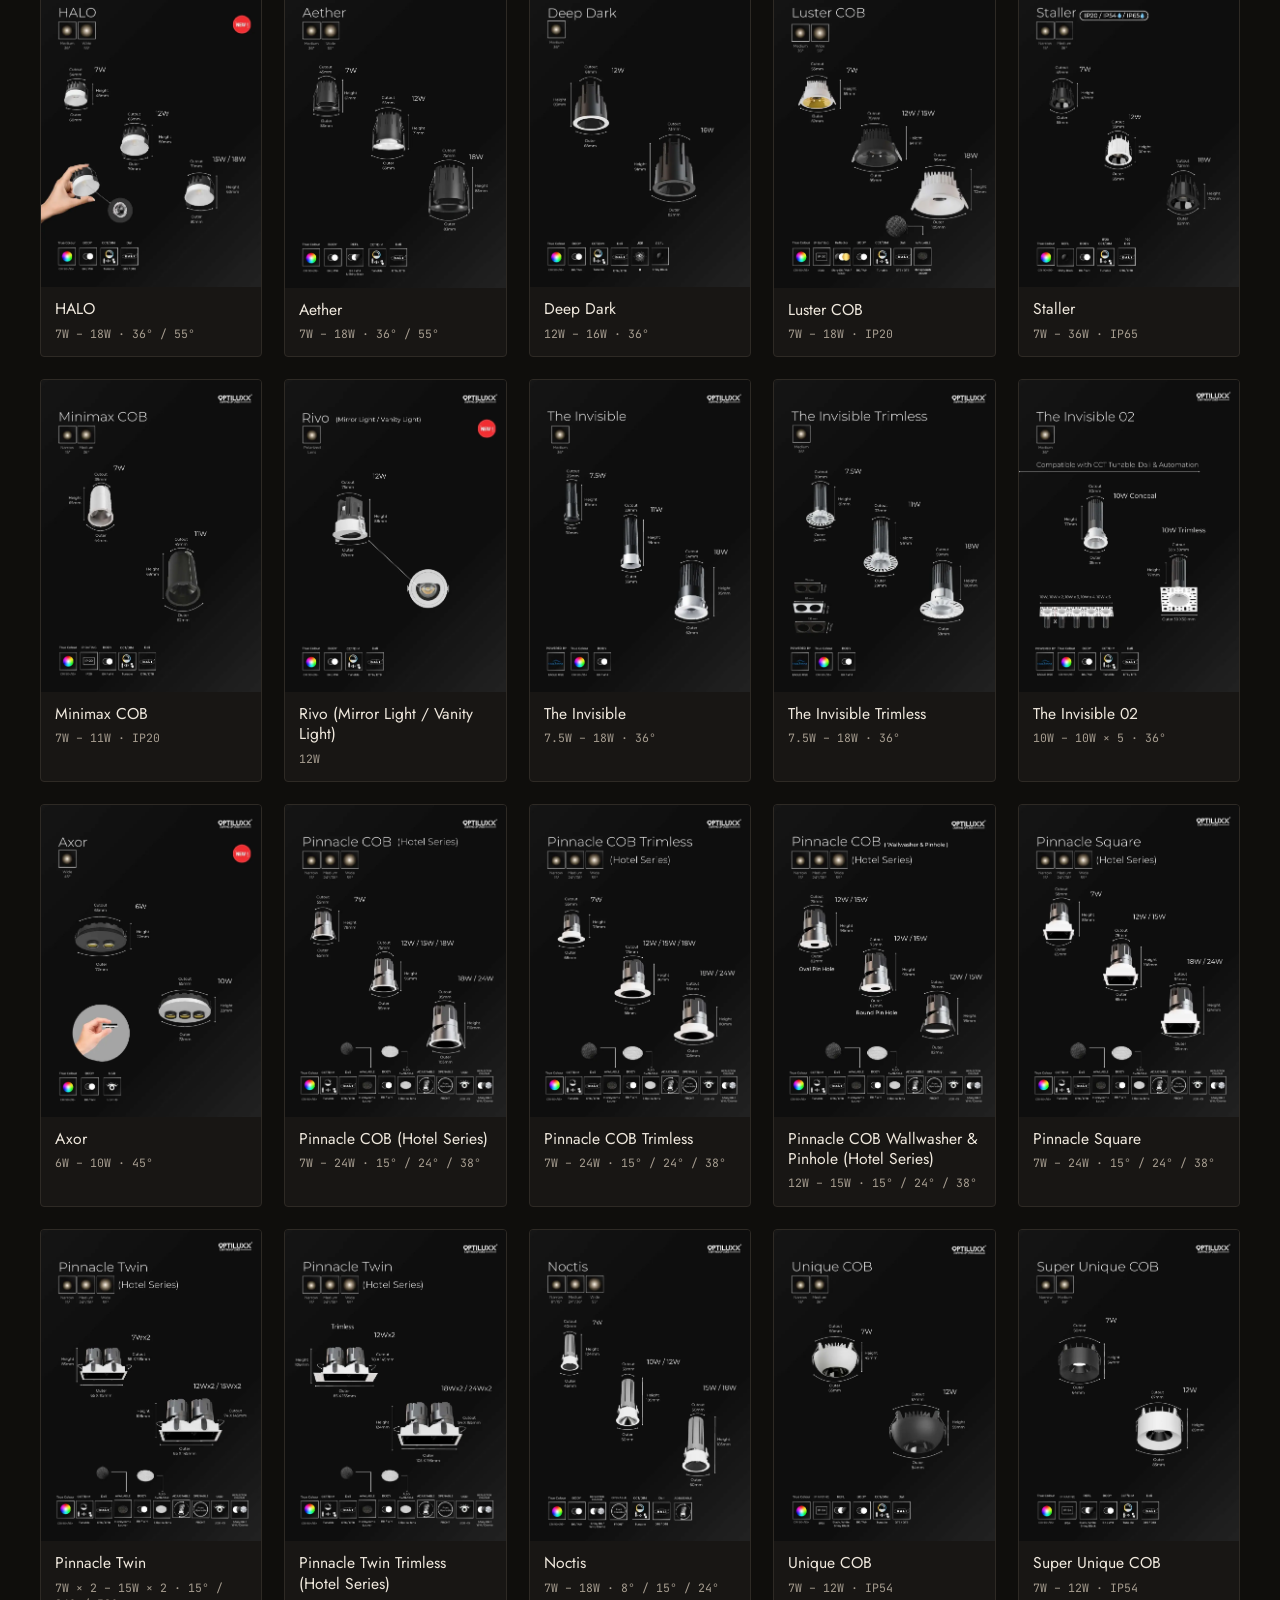
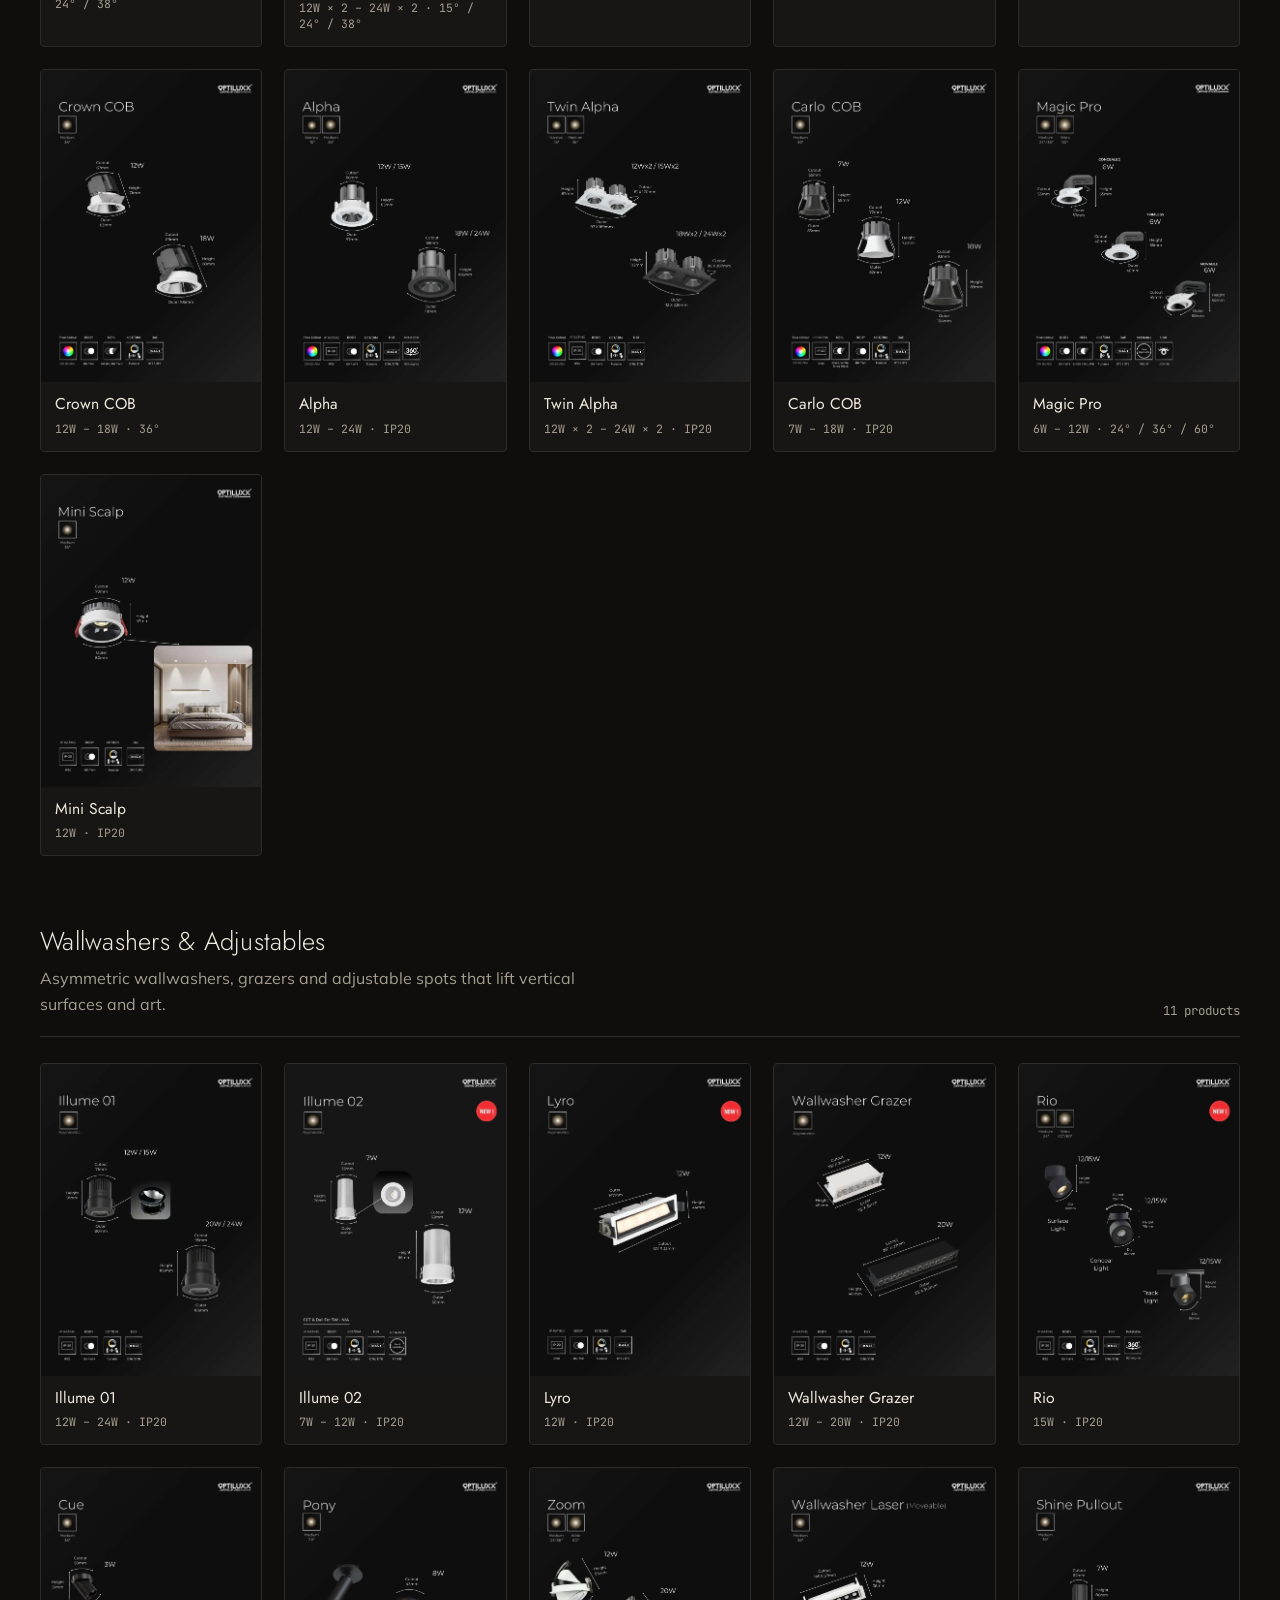
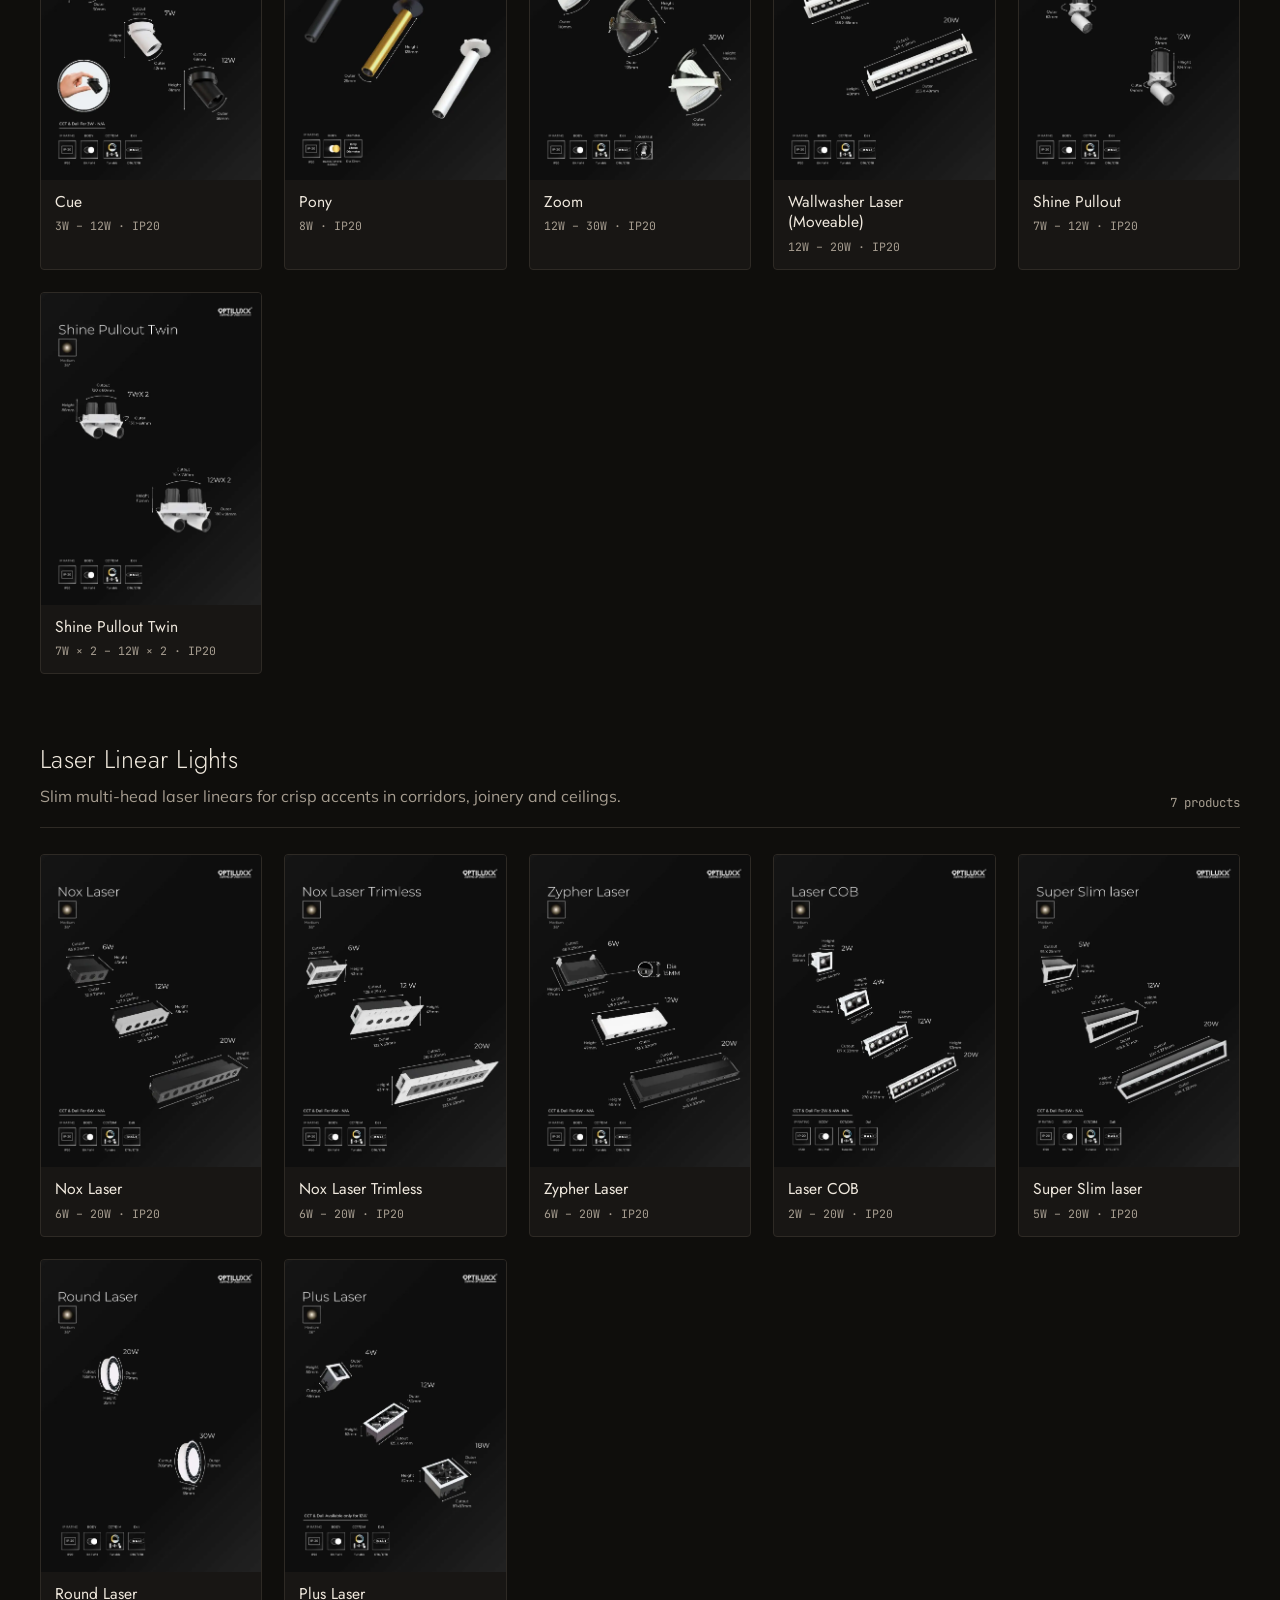
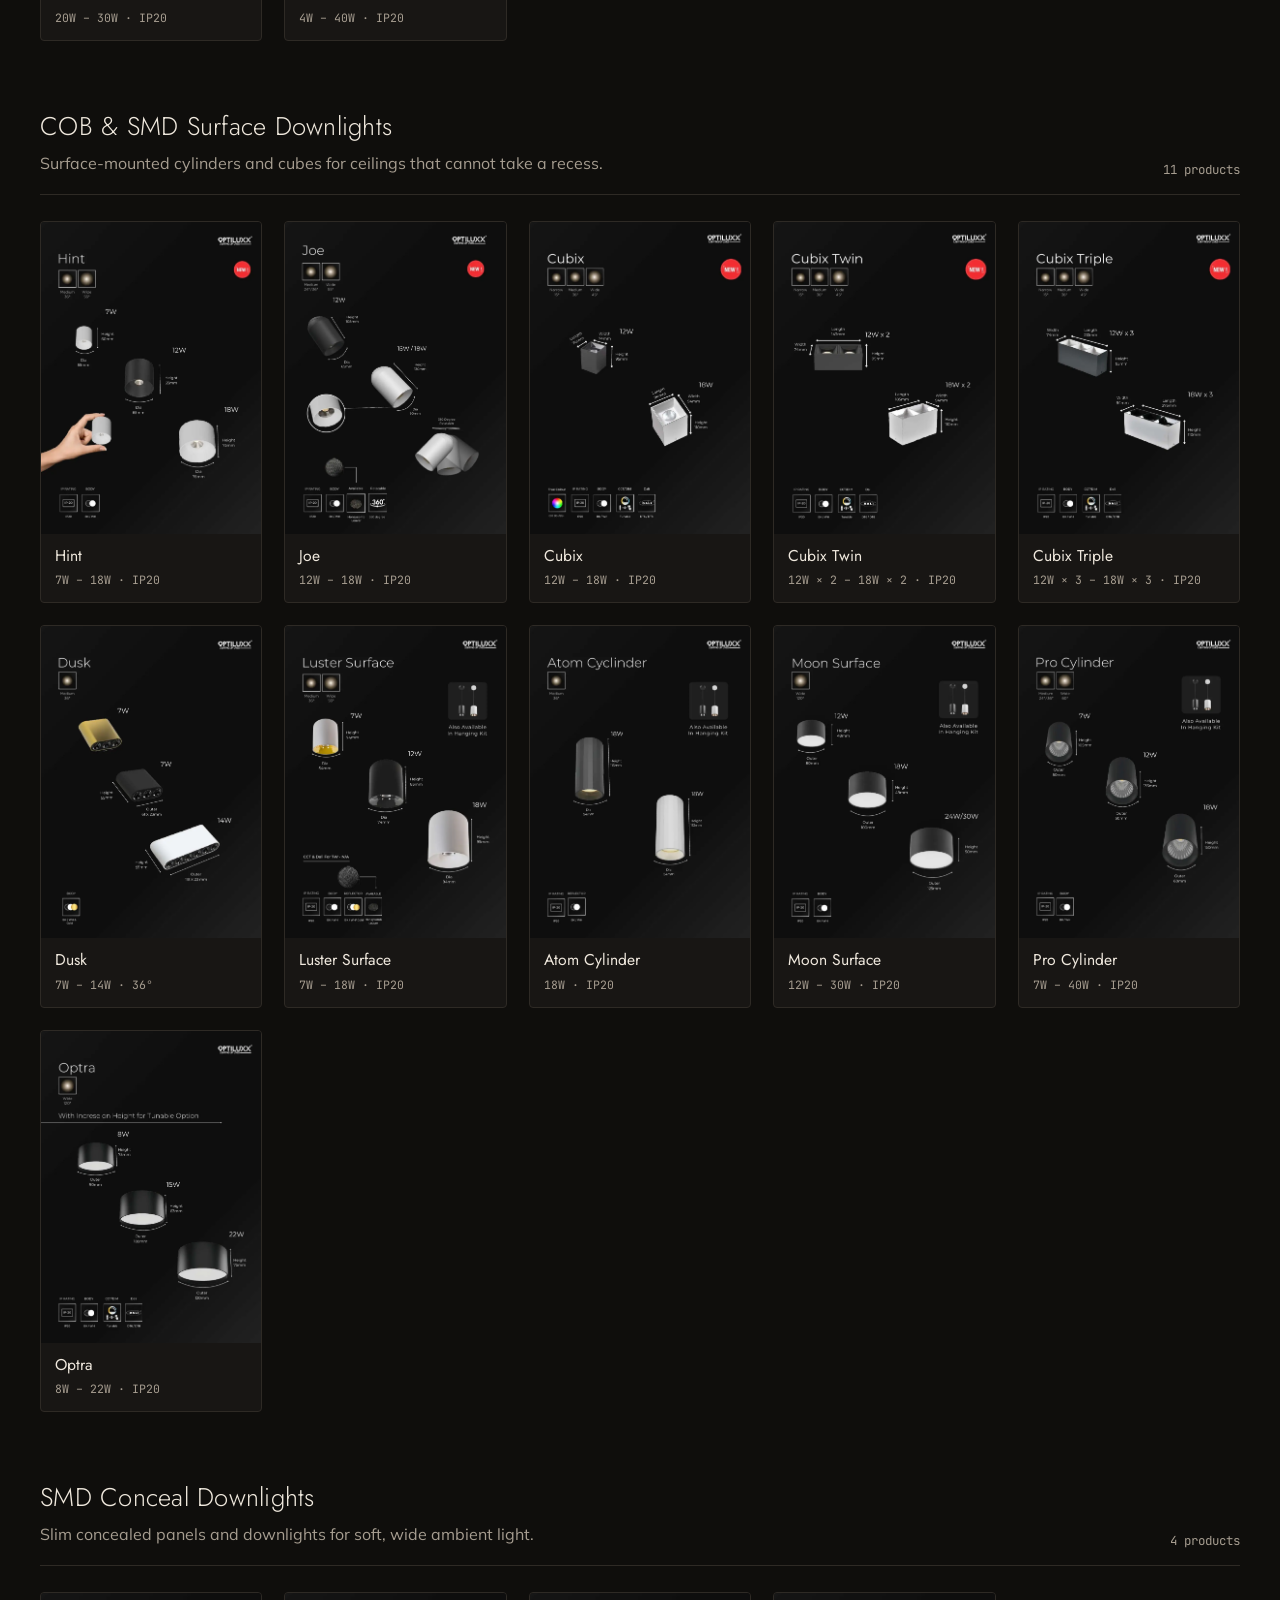
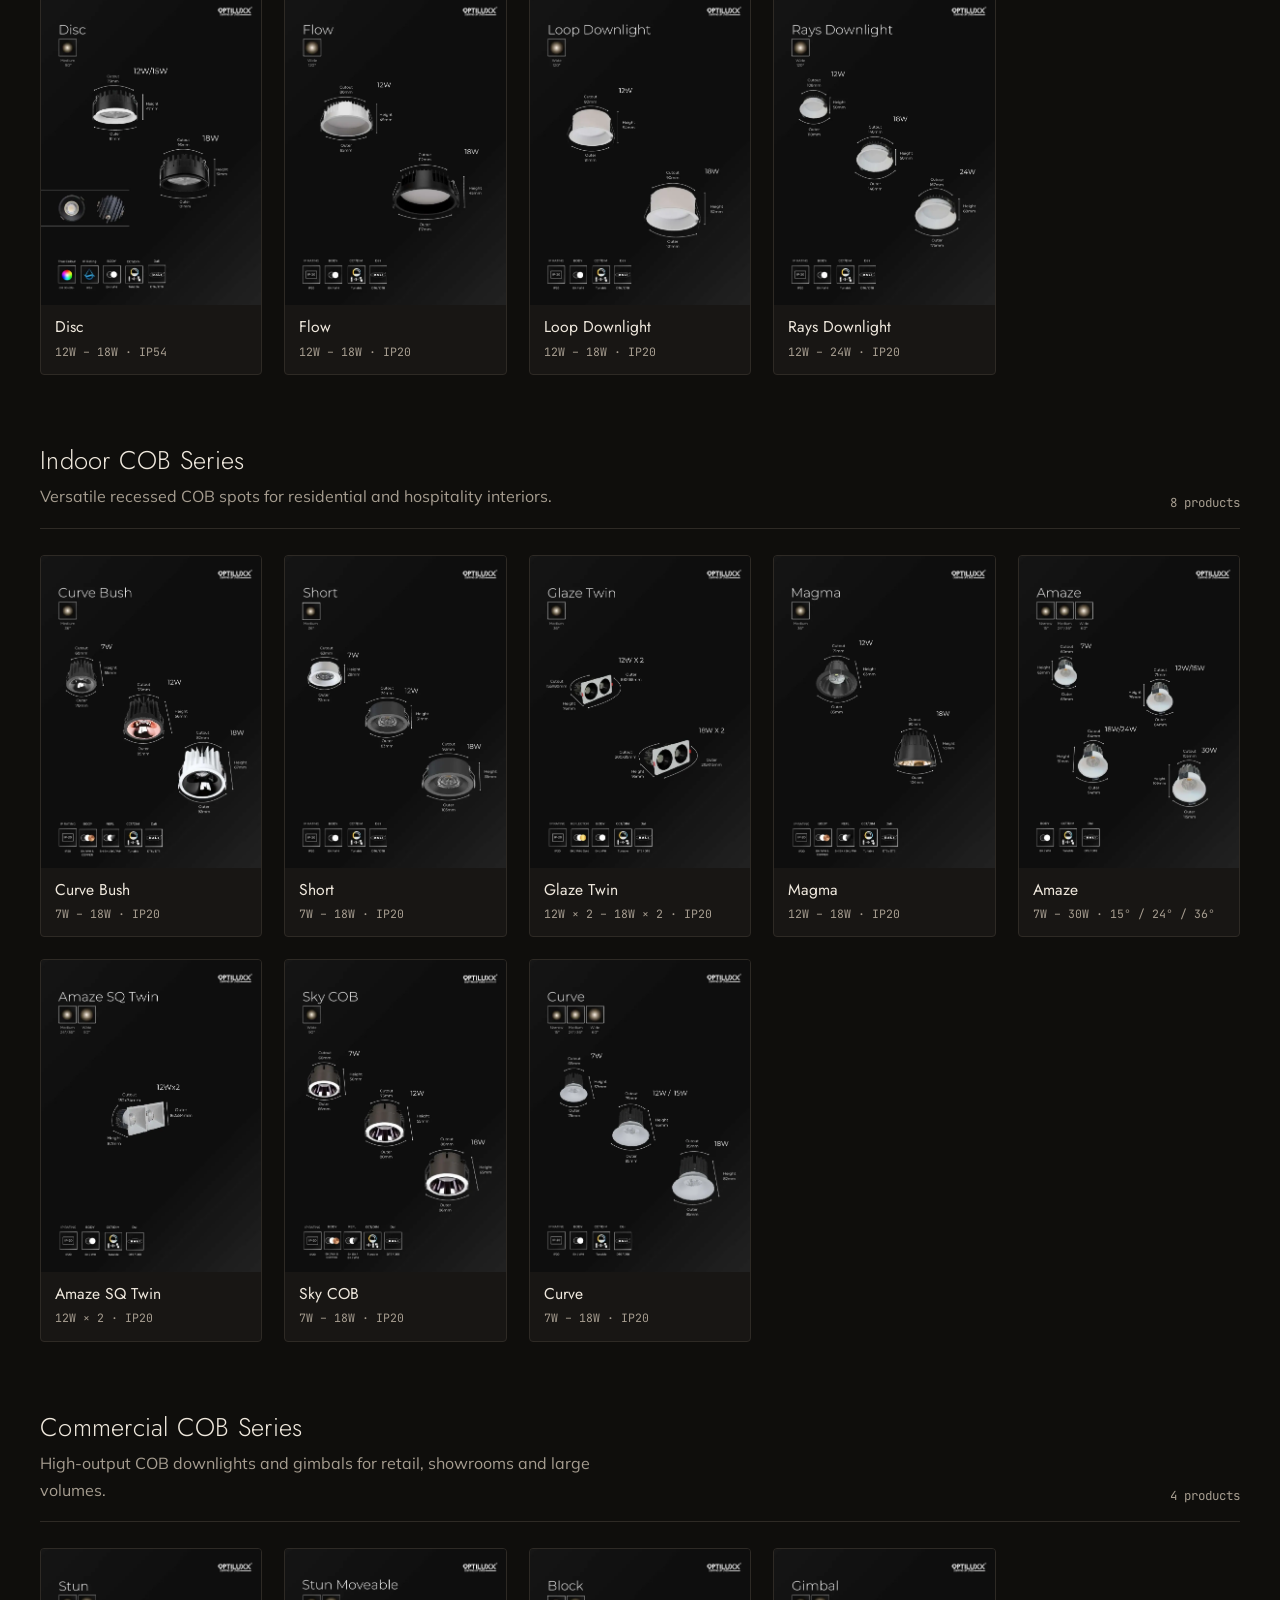
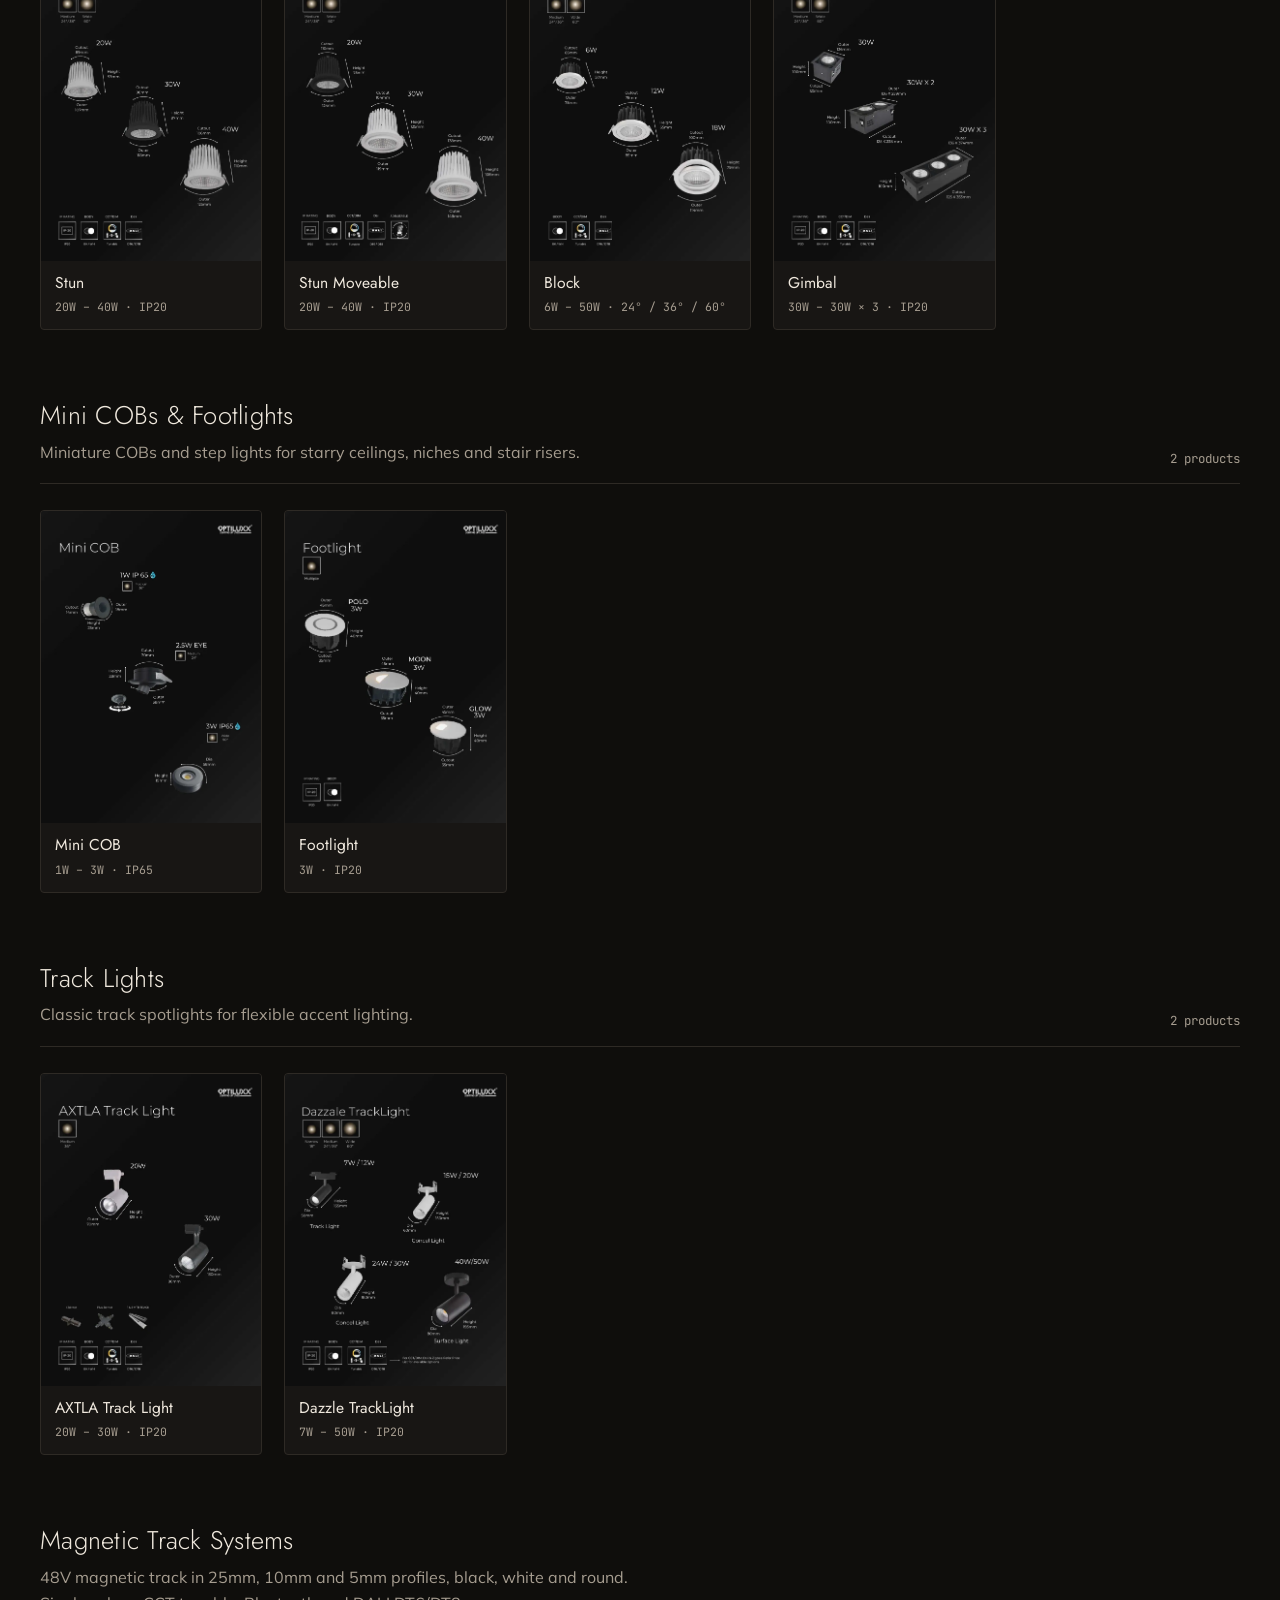
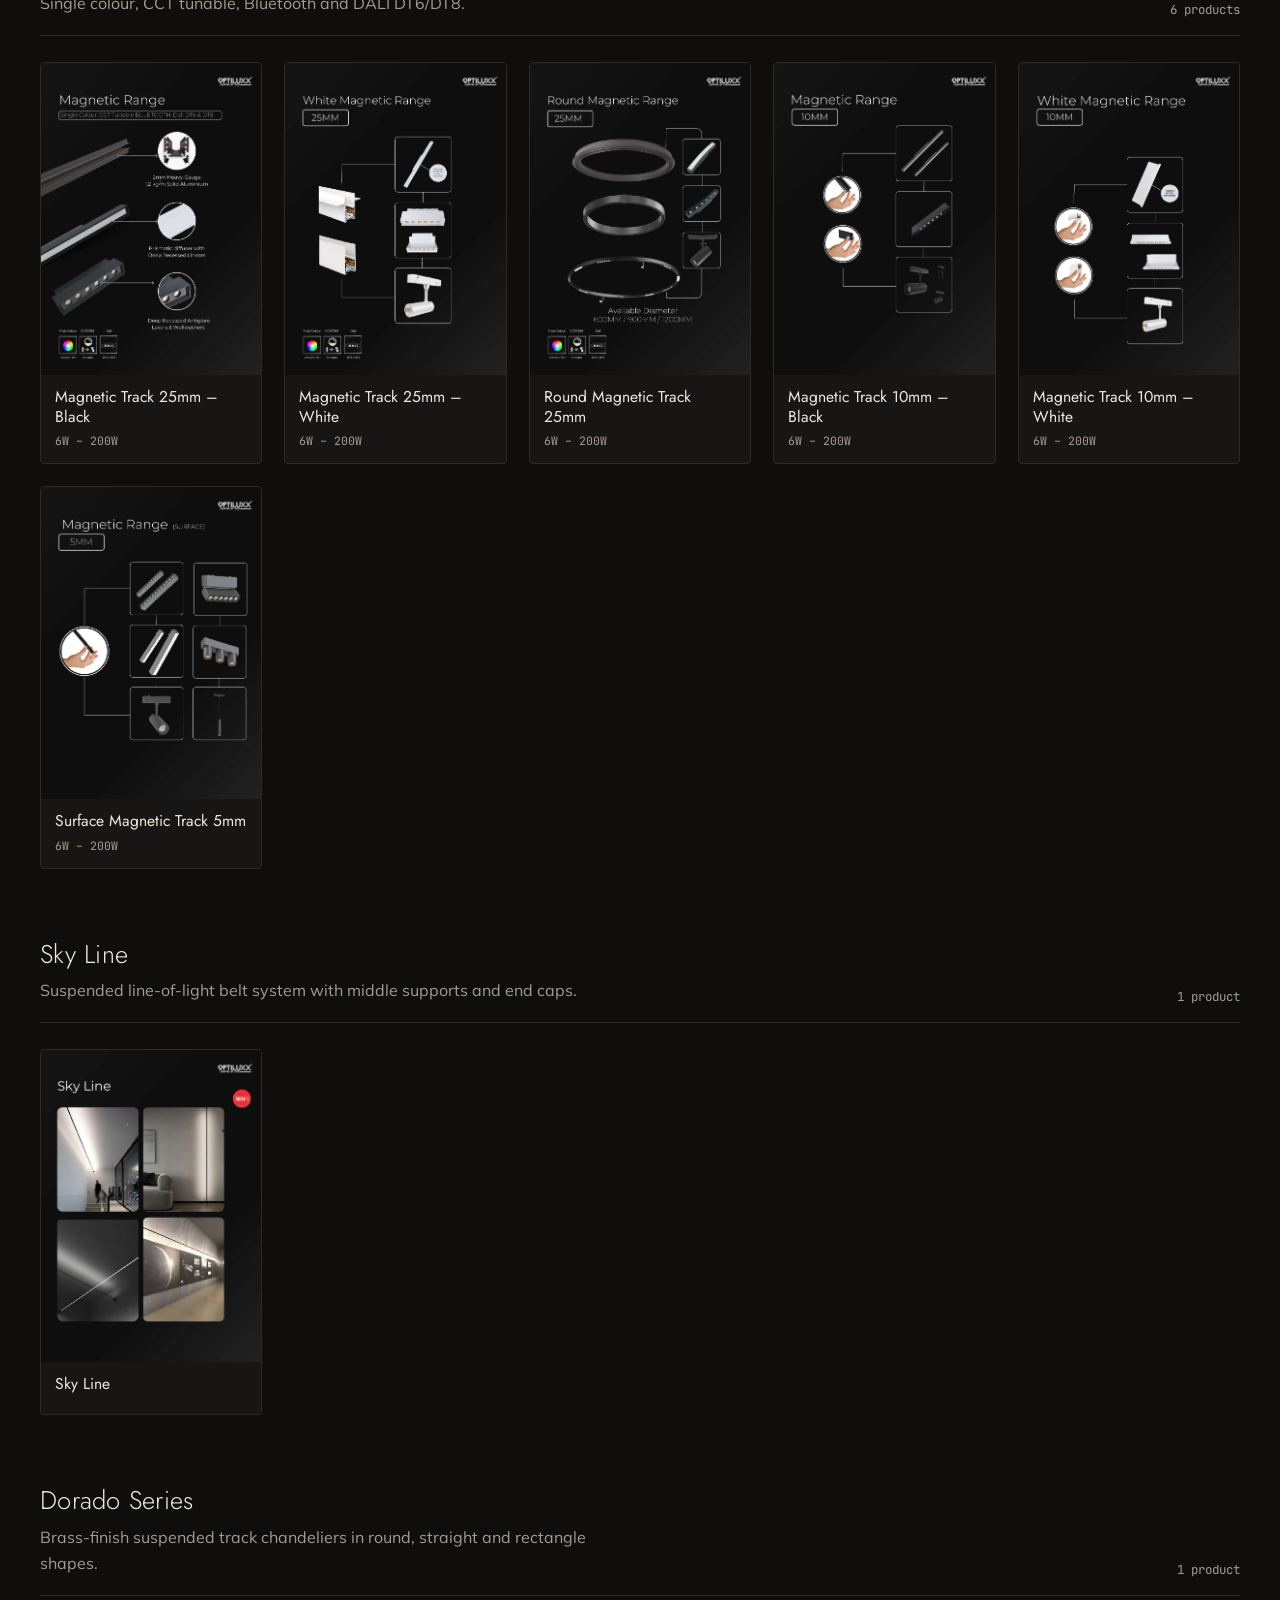
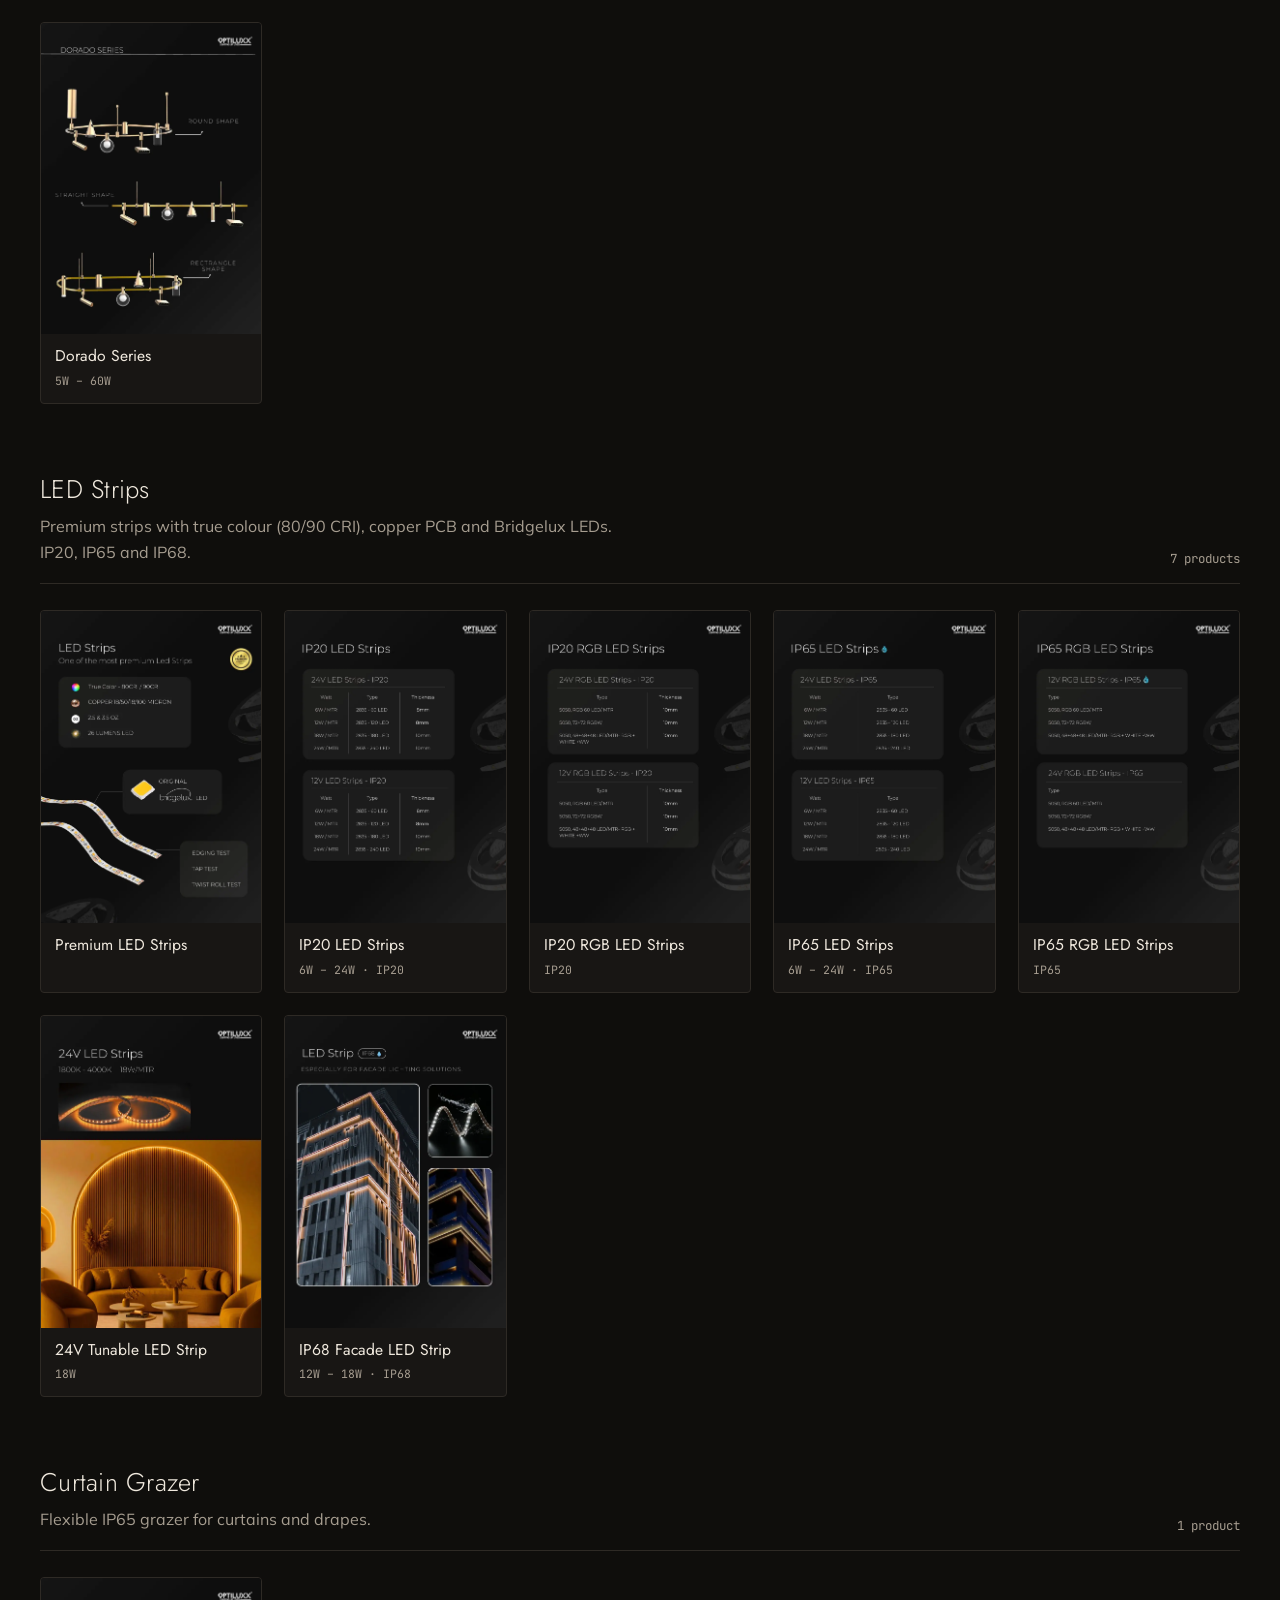
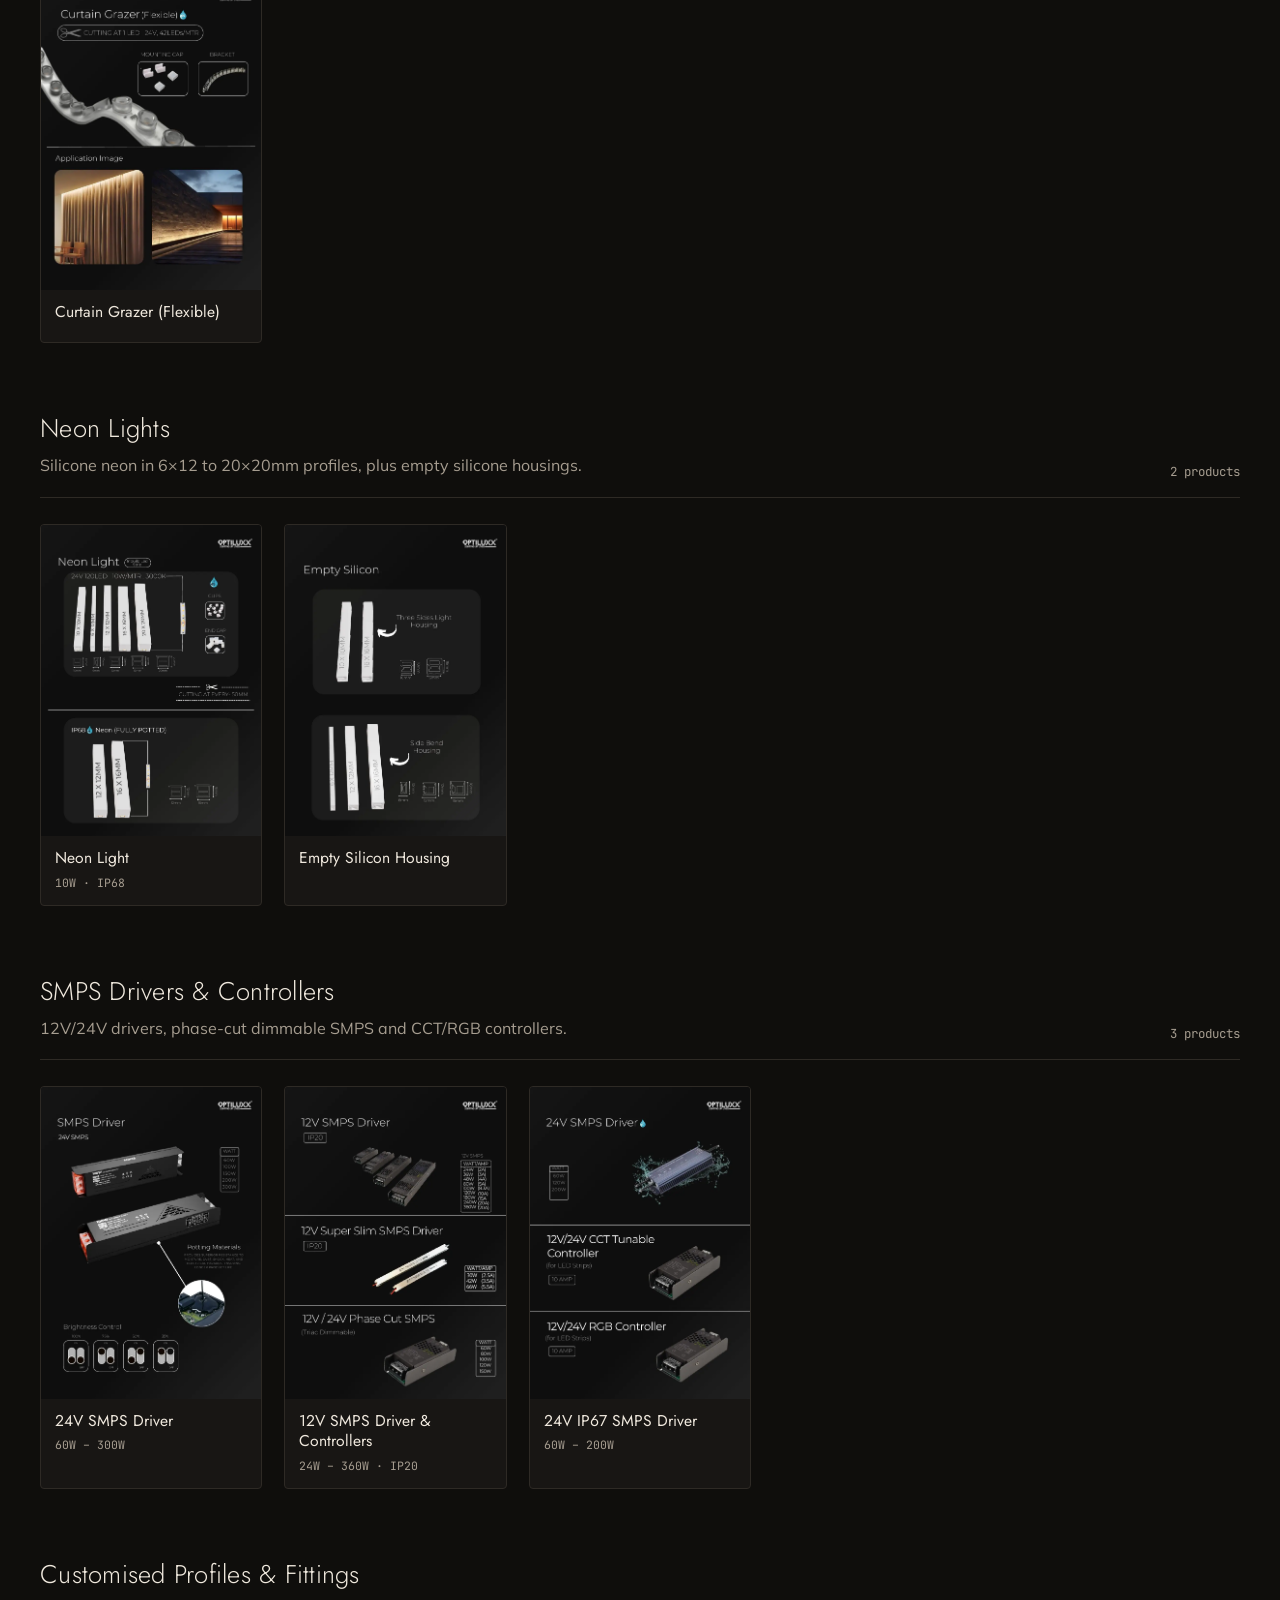
<file: indoor.html>
<!doctype html>
<html lang="en">
<head>
<meta charset="utf-8">
<meta name="viewport" content="width=device-width, initial-scale=1, viewport-fit=cover">
<title>Indoor Collection · Optiluxx</title>
<meta name="claude:viewport-fit-sides" content="cover">
<meta name="description" content="Deep-recess COB downlights, wallwashers, lasers, magnetic track, strips, neon and custom profiles. High colour fidelity, glare control and 1800K–4000K tunable options across most models.">
<meta property="og:title" content="Indoor Collection · Optiluxx">
<meta property="og:description" content="Deep-recess COB downlights, wallwashers, lasers, magnetic track, strips, neon and custom profiles. High colour fidelity, glare control and 1800K–4000K tunable options across most models.">
<meta property="og:image" content="assets/img/h/aura.webp">
<link rel="icon" href="assets/img/favicon.png">
<link rel="preconnect" href="https://fonts.googleapis.com"><link rel="preconnect" href="https://fonts.gstatic.com" crossorigin>
<link rel="stylesheet" href="https://fonts.googleapis.com/css2?family=Jost:wght@300;400;500&family=Mulish:wght@400;600&family=JetBrains+Mono:wght@400&display=swap">
<link rel="stylesheet" href="assets/site.css">
</head>
<body>
<header class="site-head"><div class="wrap">
<a class="logo" href="index.html" aria-label="Optiluxx home"><img src="assets/img/logo.png" alt="Optiluxx · Lighting up lives" width="600" height="151"></a>
<button class="menu-btn" type="button" aria-expanded="false" aria-controls="nav">Menu</button>
<nav class="nav" id="nav" aria-label="Main"><a href="indoor.html" aria-current="page">Indoor</a><a href="outdoor.html">Outdoor</a><a href="projects.html">Projects</a><a href="clientele.html">Clientele</a><a href="about.html">About</a><a href="contact.html">Contact</a><a class="btn" href="https://wa.me/917617017384" target="_blank" rel="noopener">Enquire</a></nav>
</div></header>
<main>

<section class="page-hero"><div class="wrap ph-grid">
<div><p class="eyebrow">Aura · The 2026 indoor collection</p><h1>Indoor architectural lighting</h1><p class="lede">Deep-recess COB downlights, wallwashers, lasers, magnetic track, strips, neon and custom profiles. High colour fidelity, glare control and 1800K–4000K tunable options across most models.</p></div>
<div class="ph-img"><img src="assets/img/h/home.webp" alt="" width="1407" height="1094"></div>
</div></section>
<div class="toolbar"><div class="wrap">
<div class="search"><label for="q" class="eyebrow" style="position:absolute;left:-9999px">Search products</label><input id="q" type="search" placeholder="Search 121 products" autocomplete="off"></div>
<nav class="chips" aria-label="Product families"><a class="chip" href="#premium-cob">Premium COB Downlights</a><a class="chip" href="#wallwashers">Wallwashers &amp; Adjustables</a><a class="chip" href="#lasers">Laser Linear Lights</a><a class="chip" href="#surface-downlights">COB &amp; SMD Surface Downlights</a><a class="chip" href="#smd-conceal">SMD Conceal Downlights</a><a class="chip" href="#indoor-cob">Indoor COB Series</a><a class="chip" href="#commercial-cob">Commercial COB Series</a><a class="chip" href="#mini-cob">Mini COBs &amp; Footlights</a><a class="chip" href="#track-lights">Track Lights</a><a class="chip" href="#magnetic-track">Magnetic Track Systems</a><a class="chip" href="#sky-line">Sky Line</a><a class="chip" href="#dorado">Dorado Series</a><a class="chip" href="#led-strips">LED Strips</a><a class="chip" href="#curtain-grazer">Curtain Grazer</a><a class="chip" href="#neon">Neon Lights</a><a class="chip" href="#drivers">SMPS Drivers &amp; Controllers</a><a class="chip" href="#profiles">Customised Profiles &amp; Fittings</a><a class="chip" href="#smart-controls">Smart Control Systems</a></nav>
</div></div>
<div class="wrap"><section class="cat" id="premium-cob"><div class="cat-head"><div><h2>Premium COB Downlights</h2><p>Deep-recess, anti-glare COB downlights with high colour fidelity. 1800K–4000K tunable is available in most models.</p></div><span class="count">36 products</span></div><div class="grid"><a class="card" href="product.html#zenium" data-k="zenium 7w 12w 16w premium-cob"><div class="im"><img src="assets/img/p/in-027.webp" alt="Zenium" loading="lazy" width="909" height="1286"></div><div class="tx"><b>Zenium</b><span>7W – 16W · 38° / 55°</span></div></a><a class="card" href="product.html#zenium-trimless" data-k="zenium trimless 12w 16w premium-cob"><div class="im"><img src="assets/img/p/in-029.webp" alt="Zenium Trimless" loading="lazy" width="909" height="1286"></div><div class="tx"><b>Zenium Trimless</b><span>12W – 16W · 38° / 55°</span></div></a><a class="card" href="product.html#6w-slide" data-k="6w slide 6w premium-cob"><div class="im"><img src="assets/img/p/in-030.webp" alt="6W Slide" loading="lazy" width="909" height="1286"></div><div class="tx"><b>6W Slide</b><span>6W · 30°</span></div></a><a class="card" href="product.html#arco" data-k="arco 7w 12w 15w 18w premium-cob"><div class="im"><img src="assets/img/p/in-031.webp" alt="Arco" loading="lazy" width="909" height="1286"></div><div class="tx"><b>Arco</b><span>7W – 18W · 36° / 55°</span></div></a><a class="card" href="product.html#arco-trimless" data-k="arco trimless 7w 12w 15w 18w premium-cob"><div class="im"><img src="assets/img/p/in-032.webp" alt="Arco Trimless" loading="lazy" width="909" height="1286"></div><div class="tx"><b>Arco Trimless</b><span>7W – 18W · 36° / 55°</span></div></a><a class="card" href="product.html#muse" data-k="muse 7w 9w 13w premium-cob"><div class="im"><img src="assets/img/p/in-033.webp" alt="Muse" loading="lazy" width="909" height="1286"></div><div class="tx"><b>Muse</b><span>7W – 13W · 36° / 55°</span></div></a><a class="card" href="product.html#lume" data-k="lume 7w 11w premium-cob"><div class="im"><img src="assets/img/p/in-034.webp" alt="Lume" loading="lazy" width="909" height="1286"></div><div class="tx"><b>Lume</b><span>7W – 11W · 24° / 36°</span></div></a><a class="card" href="product.html#chrono" data-k="chrono 7w 10w 12w 15w premium-cob"><div class="im"><img src="assets/img/p/in-035.webp" alt="Chrono" loading="lazy" width="909" height="1286"></div><div class="tx"><b>Chrono</b><span>7W – 15W · 38° / 55°</span></div></a><a class="card" href="product.html#merge" data-k="merge 7w 12w 15w premium-cob"><div class="im"><img src="assets/img/p/in-036.webp" alt="Merge" loading="lazy" width="909" height="1286"></div><div class="tx"><b>Merge</b><span>7W – 15W · 36° / 55°</span></div></a><a class="card" href="product.html#mr-16" data-k="mr-16 7w 12w 15w premium-cob"><div class="im"><img src="assets/img/p/in-038.webp" alt="MR-16" loading="lazy" width="909" height="1286"></div><div class="tx"><b>MR-16</b><span>7W – 15W · IP20</span></div></a><a class="card" href="product.html#halo" data-k="halo 7w 12w 15w 18w premium-cob"><div class="im"><img src="assets/img/p/in-039.webp" alt="HALO" loading="lazy" width="909" height="1286"></div><div class="tx"><b>HALO</b><span>7W – 18W · 36° / 55°</span></div></a><a class="card" href="product.html#aether" data-k="aether 7w 12w 18w premium-cob"><div class="im"><img src="assets/img/p/in-040.webp" alt="Aether" loading="lazy" width="909" height="1286"></div><div class="tx"><b>Aether</b><span>7W – 18W · 36° / 55°</span></div></a><a class="card" href="product.html#deep-dark" data-k="deep dark 12w 16w premium-cob"><div class="im"><img src="assets/img/p/in-041.webp" alt="Deep Dark" loading="lazy" width="909" height="1286"></div><div class="tx"><b>Deep Dark</b><span>12W – 16W · 36°</span></div></a><a class="card" href="product.html#luster-cob" data-k="luster cob 7w 12w 15w 18w premium-cob"><div class="im"><img src="assets/img/p/in-042.webp" alt="Luster COB" loading="lazy" width="909" height="1286"></div><div class="tx"><b>Luster COB</b><span>7W – 18W · IP20</span></div></a><a class="card" href="product.html#staller-ip20-ip54-ip65" data-k="staller 7w 12w 18w 24w 30w 36w premium-cob"><div class="im"><img src="assets/img/p/in-043.webp" alt="Staller" loading="lazy" width="909" height="1286"></div><div class="tx"><b>Staller</b><span>7W – 36W · IP65</span></div></a><a class="card" href="product.html#minimax-cob" data-k="minimax cob 7w 11w premium-cob"><div class="im"><img src="assets/img/p/in-046.webp" alt="Minimax COB" loading="lazy" width="909" height="1286"></div><div class="tx"><b>Minimax COB</b><span>7W – 11W · IP20</span></div></a><a class="card" href="product.html#rivo-mirror-light-vanity-light" data-k="rivo (mirror light / vanity light) 12w premium-cob"><div class="im"><img src="assets/img/p/in-047.webp" alt="Rivo (Mirror Light / Vanity Light)" loading="lazy" width="909" height="1286"></div><div class="tx"><b>Rivo (Mirror Light / Vanity Light)</b><span>12W</span></div></a><a class="card" href="product.html#the-invisible" data-k="the invisible 7.5w 11w 18w premium-cob"><div class="im"><img src="assets/img/p/in-049.webp" alt="The Invisible" loading="lazy" width="909" height="1286"></div><div class="tx"><b>The Invisible</b><span>7.5W – 18W · 36°</span></div></a><a class="card" href="product.html#the-invisible-trimless" data-k="the invisible trimless 7.5w 11w 18w premium-cob"><div class="im"><img src="assets/img/p/in-050.webp" alt="The Invisible Trimless" loading="lazy" width="909" height="1286"></div><div class="tx"><b>The Invisible Trimless</b><span>7.5W – 18W · 36°</span></div></a><a class="card" href="product.html#the-invisible-02" data-k="the invisible 02 10w 10w × 2 10w × 3 10w × 4 10w × 5 premium-cob"><div class="im"><img src="assets/img/p/in-051.webp" alt="The Invisible 02" loading="lazy" width="909" height="1286"></div><div class="tx"><b>The Invisible 02</b><span>10W – 10W × 5 · 36°</span></div></a><a class="card" href="product.html#axor" data-k="axor 6w 10w premium-cob"><div class="im"><img src="assets/img/p/in-052.webp" alt="Axor" loading="lazy" width="909" height="1286"></div><div class="tx"><b>Axor</b><span>6W – 10W · 45°</span></div></a><a class="card" href="product.html#pinnacle-cob-hotel-series" data-k="pinnacle cob (hotel series) 7w 12w 15w 18w 24w premium-cob"><div class="im"><img src="assets/img/p/in-053.webp" alt="Pinnacle COB (Hotel Series)" loading="lazy" width="909" height="1286"></div><div class="tx"><b>Pinnacle COB (Hotel Series)</b><span>7W – 24W · 15° / 24° / 38°</span></div></a><a class="card" href="product.html#pinnacle-cob-trimless" data-k="pinnacle cob trimless 7w 12w 15w 18w 24w premium-cob"><div class="im"><img src="assets/img/p/in-054.webp" alt="Pinnacle COB Trimless" loading="lazy" width="909" height="1286"></div><div class="tx"><b>Pinnacle COB Trimless</b><span>7W – 24W · 15° / 24° / 38°</span></div></a><a class="card" href="product.html#pinnacle-cob-wallwasher-pinhole-hotel-series" data-k="pinnacle cob wallwasher &amp; pinhole (hotel series) 12w 15w premium-cob"><div class="im"><img src="assets/img/p/in-055.webp" alt="Pinnacle COB Wallwasher &amp; Pinhole (Hotel Series)" loading="lazy" width="909" height="1286"></div><div class="tx"><b>Pinnacle COB Wallwasher &amp; Pinhole (Hotel Series)</b><span>12W – 15W · 15° / 24° / 38°</span></div></a><a class="card" href="product.html#pinnacle-square" data-k="pinnacle square 7w 12w 15w 18w 24w premium-cob"><div class="im"><img src="assets/img/p/in-056.webp" alt="Pinnacle Square" loading="lazy" width="909" height="1286"></div><div class="tx"><b>Pinnacle Square</b><span>7W – 24W · 15° / 24° / 38°</span></div></a><a class="card" href="product.html#pinnacle-twin" data-k="pinnacle twin 7w × 2 12w × 2 15w × 2 premium-cob"><div class="im"><img src="assets/img/p/in-057.webp" alt="Pinnacle Twin" loading="lazy" width="909" height="1286"></div><div class="tx"><b>Pinnacle Twin</b><span>7W × 2 – 15W × 2 · 15° / 24° / 38°</span></div></a><a class="card" href="product.html#pinnacle-twin-trimless-hotel-series" data-k="pinnacle twin trimless (hotel series) 12w × 2 18w × 2 24w × 2 premium-cob"><div class="im"><img src="assets/img/p/in-058.webp" alt="Pinnacle Twin Trimless (Hotel Series)" loading="lazy" width="909" height="1286"></div><div class="tx"><b>Pinnacle Twin Trimless (Hotel Series)</b><span>12W × 2 – 24W × 2 · 15° / 24° / 38°</span></div></a><a class="card" href="product.html#noctis" data-k="noctis 7w 10w 12w 15w 18w premium-cob"><div class="im"><img src="assets/img/p/in-059.webp" alt="Noctis" loading="lazy" width="909" height="1286"></div><div class="tx"><b>Noctis</b><span>7W – 18W · 8° / 15° / 24°</span></div></a><a class="card" href="product.html#unique-cob" data-k="unique cob 7w 12w premium-cob"><div class="im"><img src="assets/img/p/in-060.webp" alt="Unique COB" loading="lazy" width="909" height="1286"></div><div class="tx"><b>Unique COB</b><span>7W – 12W · IP54</span></div></a><a class="card" href="product.html#super-unique-cob" data-k="super unique cob 7w 12w premium-cob"><div class="im"><img src="assets/img/p/in-061.webp" alt="Super Unique COB" loading="lazy" width="909" height="1286"></div><div class="tx"><b>Super Unique COB</b><span>7W – 12W · IP54</span></div></a><a class="card" href="product.html#crown-cob" data-k="crown cob 12w 18w premium-cob"><div class="im"><img src="assets/img/p/in-062.webp" alt="Crown COB" loading="lazy" width="909" height="1286"></div><div class="tx"><b>Crown COB</b><span>12W – 18W · 36°</span></div></a><a class="card" href="product.html#alpha" data-k="alpha 12w 15w 18w 24w premium-cob"><div class="im"><img src="assets/img/p/in-063.webp" alt="Alpha" loading="lazy" width="909" height="1286"></div><div class="tx"><b>Alpha</b><span>12W – 24W · IP20</span></div></a><a class="card" href="product.html#twin-alpha" data-k="twin alpha 12w × 2 15w × 2 18w × 2 24w × 2 premium-cob"><div class="im"><img src="assets/img/p/in-064.webp" alt="Twin Alpha" loading="lazy" width="909" height="1286"></div><div class="tx"><b>Twin Alpha</b><span>12W × 2 – 24W × 2 · IP20</span></div></a><a class="card" href="product.html#carlo-cob" data-k="carlo cob 7w 12w 18w premium-cob"><div class="im"><img src="assets/img/p/in-065.webp" alt="Carlo COB" loading="lazy" width="909" height="1286"></div><div class="tx"><b>Carlo COB</b><span>7W – 18W · IP20</span></div></a><a class="card" href="product.html#magic-pro" data-k="magic pro 6w 12w premium-cob"><div class="im"><img src="assets/img/p/in-066.webp" alt="Magic Pro" loading="lazy" width="909" height="1286"></div><div class="tx"><b>Magic Pro</b><span>6W – 12W · 24° / 36° / 60°</span></div></a><a class="card" href="product.html#mini-scalp" data-k="mini scalp 12w premium-cob"><div class="im"><img src="assets/img/p/in-068.webp" alt="Mini Scalp" loading="lazy" width="909" height="1286"></div><div class="tx"><b>Mini Scalp</b><span>12W · IP20</span></div></a></div></section><section class="cat" id="wallwashers"><div class="cat-head"><div><h2>Wallwashers &amp; Adjustables</h2><p>Asymmetric wallwashers, grazers and adjustable spots that lift vertical surfaces and art.</p></div><span class="count">11 products</span></div><div class="grid"><a class="card" href="product.html#illume-01" data-k="illume 01 12w 15w 20w 24w wallwashers"><div class="im"><img src="assets/img/p/in-070.webp" alt="Illume 01" loading="lazy" width="909" height="1286"></div><div class="tx"><b>Illume 01</b><span>12W – 24W · IP20</span></div></a><a class="card" href="product.html#illume-02" data-k="illume 02 7w 12w wallwashers"><div class="im"><img src="assets/img/p/in-071.webp" alt="Illume 02" loading="lazy" width="909" height="1286"></div><div class="tx"><b>Illume 02</b><span>7W – 12W · IP20</span></div></a><a class="card" href="product.html#lyro" data-k="lyro 12w wallwashers"><div class="im"><img src="assets/img/p/in-072.webp" alt="Lyro" loading="lazy" width="909" height="1286"></div><div class="tx"><b>Lyro</b><span>12W · IP20</span></div></a><a class="card" href="product.html#wallwasher-grazer" data-k="wallwasher grazer 12w 20w wallwashers"><div class="im"><img src="assets/img/p/in-073.webp" alt="Wallwasher Grazer" loading="lazy" width="909" height="1286"></div><div class="tx"><b>Wallwasher Grazer</b><span>12W – 20W · IP20</span></div></a><a class="card" href="product.html#rio" data-k="rio 15w wallwashers"><div class="im"><img src="assets/img/p/in-075.webp" alt="Rio" loading="lazy" width="909" height="1286"></div><div class="tx"><b>Rio</b><span>15W · IP20</span></div></a><a class="card" href="product.html#cue" data-k="cue 3w 7w 12w wallwashers"><div class="im"><img src="assets/img/p/in-076.webp" alt="Cue" loading="lazy" width="909" height="1286"></div><div class="tx"><b>Cue</b><span>3W – 12W · IP20</span></div></a><a class="card" href="product.html#pony" data-k="pony 8w wallwashers"><div class="im"><img src="assets/img/p/in-077.webp" alt="Pony" loading="lazy" width="909" height="1286"></div><div class="tx"><b>Pony</b><span>8W · IP20</span></div></a><a class="card" href="product.html#zoom" data-k="zoom 12w 20w 30w wallwashers"><div class="im"><img src="assets/img/p/in-078.webp" alt="Zoom" loading="lazy" width="909" height="1286"></div><div class="tx"><b>Zoom</b><span>12W – 30W · IP20</span></div></a><a class="card" href="product.html#wallwasher-laser-moveable" data-k="wallwasher laser (moveable) 12w 20w wallwashers"><div class="im"><img src="assets/img/p/in-079.webp" alt="Wallwasher Laser (Moveable)" loading="lazy" width="909" height="1286"></div><div class="tx"><b>Wallwasher Laser (Moveable)</b><span>12W – 20W · IP20</span></div></a><a class="card" href="product.html#shine-pullout" data-k="shine pullout 7w 12w wallwashers"><div class="im"><img src="assets/img/p/in-080.webp" alt="Shine Pullout" loading="lazy" width="909" height="1286"></div><div class="tx"><b>Shine Pullout</b><span>7W – 12W · IP20</span></div></a><a class="card" href="product.html#shine-pullout-twin" data-k="shine pullout twin 7w × 2 12w × 2 wallwashers"><div class="im"><img src="assets/img/p/in-081.webp" alt="Shine Pullout Twin" loading="lazy" width="909" height="1286"></div><div class="tx"><b>Shine Pullout Twin</b><span>7W × 2 – 12W × 2 · IP20</span></div></a></div></section><section class="cat" id="lasers"><div class="cat-head"><div><h2>Laser Linear Lights</h2><p>Slim multi-head laser linears for crisp accents in corridors, joinery and ceilings.</p></div><span class="count">7 products</span></div><div class="grid"><a class="card" href="product.html#nox-laser" data-k="nox laser 6w 12w 20w lasers"><div class="im"><img src="assets/img/p/in-083.webp" alt="Nox Laser" loading="lazy" width="909" height="1286"></div><div class="tx"><b>Nox Laser</b><span>6W – 20W · IP20</span></div></a><a class="card" href="product.html#nox-laser-trimless" data-k="nox laser trimless 6w 12w 20w lasers"><div class="im"><img src="assets/img/p/in-084.webp" alt="Nox Laser Trimless" loading="lazy" width="909" height="1286"></div><div class="tx"><b>Nox Laser Trimless</b><span>6W – 20W · IP20</span></div></a><a class="card" href="product.html#zypher-laser" data-k="zypher laser 6w 12w 20w lasers"><div class="im"><img src="assets/img/p/in-085.webp" alt="Zypher Laser" loading="lazy" width="909" height="1286"></div><div class="tx"><b>Zypher Laser</b><span>6W – 20W · IP20</span></div></a><a class="card" href="product.html#laser-cob" data-k="laser cob 2w 4w 12w 20w lasers"><div class="im"><img src="assets/img/p/in-086.webp" alt="Laser COB" loading="lazy" width="909" height="1286"></div><div class="tx"><b>Laser COB</b><span>2W – 20W · IP20</span></div></a><a class="card" href="product.html#super-slim-laser" data-k="super slim laser 5w 12w 20w lasers"><div class="im"><img src="assets/img/p/in-087.webp" alt="Super Slim laser" loading="lazy" width="909" height="1286"></div><div class="tx"><b>Super Slim laser</b><span>5W – 20W · IP20</span></div></a><a class="card" href="product.html#round-laser" data-k="round laser 20w 30w lasers"><div class="im"><img src="assets/img/p/in-088.webp" alt="Round Laser" loading="lazy" width="909" height="1286"></div><div class="tx"><b>Round Laser</b><span>20W – 30W · IP20</span></div></a><a class="card" href="product.html#plus-laser" data-k="plus laser 4w 12w 18w 20w 36w 40w lasers"><div class="im"><img src="assets/img/p/in-089.webp" alt="Plus Laser" loading="lazy" width="909" height="1286"></div><div class="tx"><b>Plus Laser</b><span>4W – 40W · IP20</span></div></a></div></section><section class="cat" id="surface-downlights"><div class="cat-head"><div><h2>COB &amp; SMD Surface Downlights</h2><p>Surface-mounted cylinders and cubes for ceilings that cannot take a recess.</p></div><span class="count">11 products</span></div><div class="grid"><a class="card" href="product.html#hint" data-k="hint 7w 12w 18w surface-downlights"><div class="im"><img src="assets/img/p/in-092.webp" alt="Hint" loading="lazy" width="909" height="1286"></div><div class="tx"><b>Hint</b><span>7W – 18W · IP20</span></div></a><a class="card" href="product.html#joe" data-k="joe 12w 15w 18w surface-downlights"><div class="im"><img src="assets/img/p/in-093.webp" alt="Joe" loading="lazy" width="909" height="1286"></div><div class="tx"><b>Joe</b><span>12W – 18W · IP20</span></div></a><a class="card" href="product.html#cubix" data-k="cubix 12w 18w surface-downlights"><div class="im"><img src="assets/img/p/in-095.webp" alt="Cubix" loading="lazy" width="909" height="1286"></div><div class="tx"><b>Cubix</b><span>12W – 18W · IP20</span></div></a><a class="card" href="product.html#cubix-twin" data-k="cubix twin 12w × 2 18w × 2 surface-downlights"><div class="im"><img src="assets/img/p/in-096.webp" alt="Cubix Twin" loading="lazy" width="909" height="1286"></div><div class="tx"><b>Cubix Twin</b><span>12W × 2 – 18W × 2 · IP20</span></div></a><a class="card" href="product.html#cubix-triple" data-k="cubix triple 12w × 3 18w × 3 surface-downlights"><div class="im"><img src="assets/img/p/in-097.webp" alt="Cubix Triple" loading="lazy" width="909" height="1286"></div><div class="tx"><b>Cubix Triple</b><span>12W × 3 – 18W × 3 · IP20</span></div></a><a class="card" href="product.html#dusk" data-k="dusk 7w 14w surface-downlights"><div class="im"><img src="assets/img/p/in-098.webp" alt="Dusk" loading="lazy" width="909" height="1286"></div><div class="tx"><b>Dusk</b><span>7W – 14W · 36°</span></div></a><a class="card" href="product.html#luster-surface" data-k="luster surface 7w 12w 18w surface-downlights"><div class="im"><img src="assets/img/p/in-099.webp" alt="Luster Surface" loading="lazy" width="909" height="1286"></div><div class="tx"><b>Luster Surface</b><span>7W – 18W · IP20</span></div></a><a class="card" href="product.html#atom-cylinder" data-k="atom cylinder 18w surface-downlights"><div class="im"><img src="assets/img/p/in-100.webp" alt="Atom Cylinder" loading="lazy" width="909" height="1286"></div><div class="tx"><b>Atom Cylinder</b><span>18W · IP20</span></div></a><a class="card" href="product.html#moon-surface" data-k="moon surface 12w 18w 24w 30w surface-downlights"><div class="im"><img src="assets/img/p/in-101.webp" alt="Moon Surface" loading="lazy" width="909" height="1286"></div><div class="tx"><b>Moon Surface</b><span>12W – 30W · IP20</span></div></a><a class="card" href="product.html#pro-cylinder" data-k="pro cylinder 7w 12w 18w 24w 30w 40w surface-downlights"><div class="im"><img src="assets/img/p/in-102.webp" alt="Pro Cylinder" loading="lazy" width="909" height="1286"></div><div class="tx"><b>Pro Cylinder</b><span>7W – 40W · IP20</span></div></a><a class="card" href="product.html#optra" data-k="optra 8w 15w 22w surface-downlights"><div class="im"><img src="assets/img/p/in-104.webp" alt="Optra" loading="lazy" width="909" height="1286"></div><div class="tx"><b>Optra</b><span>8W – 22W · IP20</span></div></a></div></section><section class="cat" id="smd-conceal"><div class="cat-head"><div><h2>SMD Conceal Downlights</h2><p>Slim concealed panels and downlights for soft, wide ambient light.</p></div><span class="count">4 products</span></div><div class="grid"><a class="card" href="product.html#disc" data-k="disc 12w 15w 18w smd-conceal"><div class="im"><img src="assets/img/p/in-106.webp" alt="Disc" loading="lazy" width="909" height="1286"></div><div class="tx"><b>Disc</b><span>12W – 18W · IP54</span></div></a><a class="card" href="product.html#flow" data-k="flow 12w 18w smd-conceal"><div class="im"><img src="assets/img/p/in-107.webp" alt="Flow" loading="lazy" width="909" height="1286"></div><div class="tx"><b>Flow</b><span>12W – 18W · IP20</span></div></a><a class="card" href="product.html#loop-downlight" data-k="loop downlight 12w 18w smd-conceal"><div class="im"><img src="assets/img/p/in-108.webp" alt="Loop Downlight" loading="lazy" width="909" height="1286"></div><div class="tx"><b>Loop Downlight</b><span>12W – 18W · IP20</span></div></a><a class="card" href="product.html#rays-downlight" data-k="rays downlight 12w 18w 24w smd-conceal"><div class="im"><img src="assets/img/p/in-109.webp" alt="Rays Downlight" loading="lazy" width="909" height="1286"></div><div class="tx"><b>Rays Downlight</b><span>12W – 24W · IP20</span></div></a></div></section><section class="cat" id="indoor-cob"><div class="cat-head"><div><h2>Indoor COB Series</h2><p>Versatile recessed COB spots for residential and hospitality interiors.</p></div><span class="count">8 products</span></div><div class="grid"><a class="card" href="product.html#curve-bush" data-k="curve bush 7w 12w 18w indoor-cob"><div class="im"><img src="assets/img/p/in-111.webp" alt="Curve Bush" loading="lazy" width="909" height="1286"></div><div class="tx"><b>Curve Bush</b><span>7W – 18W · IP20</span></div></a><a class="card" href="product.html#short" data-k="short 7w 12w 18w indoor-cob"><div class="im"><img src="assets/img/p/in-112.webp" alt="Short" loading="lazy" width="909" height="1286"></div><div class="tx"><b>Short</b><span>7W – 18W · IP20</span></div></a><a class="card" href="product.html#glaze-twin" data-k="glaze twin 12w × 2 18w × 2 indoor-cob"><div class="im"><img src="assets/img/p/in-113.webp" alt="Glaze Twin" loading="lazy" width="909" height="1286"></div><div class="tx"><b>Glaze Twin</b><span>12W × 2 – 18W × 2 · IP20</span></div></a><a class="card" href="product.html#magma" data-k="magma 12w 18w indoor-cob"><div class="im"><img src="assets/img/p/in-114.webp" alt="Magma" loading="lazy" width="909" height="1286"></div><div class="tx"><b>Magma</b><span>12W – 18W · IP20</span></div></a><a class="card" href="product.html#amaze" data-k="amaze 7w 12w 15w 18w 24w 30w indoor-cob"><div class="im"><img src="assets/img/p/in-115.webp" alt="Amaze" loading="lazy" width="909" height="1286"></div><div class="tx"><b>Amaze</b><span>7W – 30W · 15° / 24° / 36°</span></div></a><a class="card" href="product.html#amaze-sq-twin" data-k="amaze sq twin 12w × 2 indoor-cob"><div class="im"><img src="assets/img/p/in-116.webp" alt="Amaze SQ Twin" loading="lazy" width="909" height="1286"></div><div class="tx"><b>Amaze SQ Twin</b><span>12W × 2 · IP20</span></div></a><a class="card" href="product.html#sky-cob" data-k="sky cob 7w 12w 18w indoor-cob"><div class="im"><img src="assets/img/p/in-117.webp" alt="Sky COB" loading="lazy" width="909" height="1286"></div><div class="tx"><b>Sky COB</b><span>7W – 18W · IP20</span></div></a><a class="card" href="product.html#curve" data-k="curve 7w 12w 15w 18w indoor-cob"><div class="im"><img src="assets/img/p/in-118.webp" alt="Curve" loading="lazy" width="909" height="1286"></div><div class="tx"><b>Curve</b><span>7W – 18W · IP20</span></div></a></div></section><section class="cat" id="commercial-cob"><div class="cat-head"><div><h2>Commercial COB Series</h2><p>High-output COB downlights and gimbals for retail, showrooms and large volumes.</p></div><span class="count">4 products</span></div><div class="grid"><a class="card" href="product.html#stun" data-k="stun 20w 30w 40w commercial-cob"><div class="im"><img src="assets/img/p/in-120.webp" alt="Stun" loading="lazy" width="909" height="1286"></div><div class="tx"><b>Stun</b><span>20W – 40W · IP20</span></div></a><a class="card" href="product.html#stun-moveable" data-k="stun moveable 20w 30w 40w commercial-cob"><div class="im"><img src="assets/img/p/in-121.webp" alt="Stun Moveable" loading="lazy" width="909" height="1286"></div><div class="tx"><b>Stun Moveable</b><span>20W – 40W · IP20</span></div></a><a class="card" href="product.html#block" data-k="block 6w 12w 18w 24w 30w 40w 50w commercial-cob"><div class="im"><img src="assets/img/p/in-122.webp" alt="Block" loading="lazy" width="909" height="1286"></div><div class="tx"><b>Block</b><span>6W – 50W · 24° / 36° / 60°</span></div></a><a class="card" href="product.html#gimbal" data-k="gimbal 30w 30w × 2 30w × 3 commercial-cob"><div class="im"><img src="assets/img/p/in-124.webp" alt="Gimbal" loading="lazy" width="909" height="1286"></div><div class="tx"><b>Gimbal</b><span>30W – 30W × 3 · IP20</span></div></a></div></section><section class="cat" id="mini-cob"><div class="cat-head"><div><h2>Mini COBs &amp; Footlights</h2><p>Miniature COBs and step lights for starry ceilings, niches and stair risers.</p></div><span class="count">2 products</span></div><div class="grid"><a class="card" href="product.html#mini-cob" data-k="mini cob 1w 2w 2.5w 3w mini-cob"><div class="im"><img src="assets/img/p/in-126.webp" alt="Mini COB" loading="lazy" width="909" height="1286"></div><div class="tx"><b>Mini COB</b><span>1W – 3W · IP65</span></div></a><a class="card" href="product.html#footlight" data-k="footlight 3w mini-cob"><div class="im"><img src="assets/img/p/in-128.webp" alt="Footlight" loading="lazy" width="909" height="1286"></div><div class="tx"><b>Footlight</b><span>3W · IP20</span></div></a></div></section><section class="cat" id="track-lights"><div class="cat-head"><div><h2>Track Lights</h2><p>Classic track spotlights for flexible accent lighting.</p></div><span class="count">2 products</span></div><div class="grid"><a class="card" href="product.html#axtla-track-light" data-k="axtla track light 20w 30w track-lights"><div class="im"><img src="assets/img/p/in-130.webp" alt="AXTLA Track Light" loading="lazy" width="909" height="1286"></div><div class="tx"><b>AXTLA Track Light</b><span>20W – 30W · IP20</span></div></a><a class="card" href="product.html#dazzle-tracklight" data-k="dazzle tracklight 7w 12w 15w 20w 24w 30w 40w 50w track-lights"><div class="im"><img src="assets/img/p/in-131.webp" alt="Dazzle TrackLight" loading="lazy" width="909" height="1286"></div><div class="tx"><b>Dazzle TrackLight</b><span>7W – 50W · IP20</span></div></a></div></section><section class="cat" id="magnetic-track"><div class="cat-head"><div><h2>Magnetic Track Systems</h2><p>48V magnetic track in 25mm, 10mm and 5mm profiles, black, white and round. Single colour, CCT tunable, Bluetooth and DALI DT6/DT8.</p></div><span class="count">6 products</span></div><div class="grid"><a class="card" href="product.html#magnetic-track-25mm-black" data-k="magnetic track 25mm – black 6w 7w 12w 15w 18w 30w 45w 100w 200w magnetic-track"><div class="im"><img src="assets/img/p/in-136.webp" alt="Magnetic Track 25mm – Black" loading="lazy" width="909" height="1286"></div><div class="tx"><b>Magnetic Track 25mm – Black</b><span>6W – 200W</span></div></a><a class="card" href="product.html#magnetic-track-25mm-white" data-k="magnetic track 25mm – white 6w 7w 12w 15w 18w 30w 45w 100w 200w magnetic-track"><div class="im"><img src="assets/img/p/in-140.webp" alt="Magnetic Track 25mm – White" loading="lazy" width="909" height="1286"></div><div class="tx"><b>Magnetic Track 25mm – White</b><span>6W – 200W</span></div></a><a class="card" href="product.html#round-magnetic-track-25mm" data-k="round magnetic track 25mm 6w 10w 12w 200w magnetic-track"><div class="im"><img src="assets/img/p/in-144.webp" alt="Round Magnetic Track 25mm" loading="lazy" width="909" height="1286"></div><div class="tx"><b>Round Magnetic Track 25mm</b><span>6W – 200W</span></div></a><a class="card" href="product.html#magnetic-track-10mm-black" data-k="magnetic track 10mm – black 6w 10w 12w 20w 100w 200w magnetic-track"><div class="im"><img src="assets/img/p/in-146.webp" alt="Magnetic Track 10mm – Black" loading="lazy" width="909" height="1286"></div><div class="tx"><b>Magnetic Track 10mm – Black</b><span>6W – 200W</span></div></a><a class="card" href="product.html#magnetic-track-10mm-white" data-k="magnetic track 10mm – white 6w 10w 12w 15w 20w 30w 100w 200w magnetic-track"><div class="im"><img src="assets/img/p/in-149.webp" alt="Magnetic Track 10mm – White" loading="lazy" width="909" height="1286"></div><div class="tx"><b>Magnetic Track 10mm – White</b><span>6W – 200W</span></div></a><a class="card" href="product.html#surface-magnetic-track-5mm" data-k="surface magnetic track 5mm 6w 9w 10w 12w 18w 20w 30w 100w 200w magnetic-track"><div class="im"><img src="assets/img/p/in-152.webp" alt="Surface Magnetic Track 5mm" loading="lazy" width="909" height="1286"></div><div class="tx"><b>Surface Magnetic Track 5mm</b><span>6W – 200W</span></div></a></div></section><section class="cat" id="sky-line"><div class="cat-head"><div><h2>Sky Line</h2><p>Suspended line-of-light belt system with middle supports and end caps.</p></div><span class="count">1 product</span></div><div class="grid"><a class="card" href="product.html#sky-line" data-k="sky line  sky-line"><div class="im"><img src="assets/img/p/in-155.webp" alt="Sky Line" loading="lazy" width="909" height="1286"></div><div class="tx"><b>Sky Line</b><span></span></div></a></div></section><section class="cat" id="dorado"><div class="cat-head"><div><h2>Dorado Series</h2><p>Brass-finish suspended track chandeliers in round, straight and rectangle shapes.</p></div><span class="count">1 product</span></div><div class="grid"><a class="card" href="product.html#dorado-series" data-k="dorado series 5w 6w 10w 15w 60w dorado"><div class="im"><img src="assets/img/p/in-158.webp" alt="Dorado Series" loading="lazy" width="909" height="1286"></div><div class="tx"><b>Dorado Series</b><span>5W – 60W</span></div></a></div></section><section class="cat" id="led-strips"><div class="cat-head"><div><h2>LED Strips</h2><p>Premium strips with true colour (80/90 CRI), copper PCB and Bridgelux LEDs. IP20, IP65 and IP68.</p></div><span class="count">7 products</span></div><div class="grid"><a class="card" href="product.html#premium-led-strips" data-k="premium led strips  led-strips"><div class="im"><img src="assets/img/p/in-162.webp" alt="Premium LED Strips" loading="lazy" width="909" height="1286"></div><div class="tx"><b>Premium LED Strips</b><span></span></div></a><a class="card" href="product.html#ip20-led-strips" data-k="ip20 led strips 6w 12w 18w 19w 24w led-strips"><div class="im"><img src="assets/img/p/in-163.webp" alt="IP20 LED Strips" loading="lazy" width="909" height="1286"></div><div class="tx"><b>IP20 LED Strips</b><span>6W – 24W · IP20</span></div></a><a class="card" href="product.html#ip20-rgb-led-strips" data-k="ip20 rgb led strips  led-strips"><div class="im"><img src="assets/img/p/in-165.webp" alt="IP20 RGB LED Strips" loading="lazy" width="909" height="1286"></div><div class="tx"><b>IP20 RGB LED Strips</b><span>IP20</span></div></a><a class="card" href="product.html#ip65-led-strips" data-k="ip65 led strips 6w 12w 18w 19w 24w led-strips"><div class="im"><img src="assets/img/p/in-166.webp" alt="IP65 LED Strips" loading="lazy" width="909" height="1286"></div><div class="tx"><b>IP65 LED Strips</b><span>6W – 24W · IP65</span></div></a><a class="card" href="product.html#ip65-rgb-led-strips" data-k="ip65 rgb led strips  led-strips"><div class="im"><img src="assets/img/p/in-168.webp" alt="IP65 RGB LED Strips" loading="lazy" width="909" height="1286"></div><div class="tx"><b>IP65 RGB LED Strips</b><span>IP65</span></div></a><a class="card" href="product.html#24v-tunable-led-strip" data-k="24v tunable led strip 18w led-strips"><div class="im"><img src="assets/img/p/in-169.webp" alt="24V Tunable LED Strip" loading="lazy" width="909" height="1286"></div><div class="tx"><b>24V Tunable LED Strip</b><span>18W</span></div></a><a class="card" href="product.html#ip68-facade-led-strip" data-k="ip68 facade led strip 12w 18w led-strips"><div class="im"><img src="assets/img/p/in-170.webp" alt="IP68 Facade LED Strip" loading="lazy" width="909" height="1286"></div><div class="tx"><b>IP68 Facade LED Strip</b><span>12W – 18W · IP68</span></div></a></div></section><section class="cat" id="curtain-grazer"><div class="cat-head"><div><h2>Curtain Grazer</h2><p>Flexible IP65 grazer for curtains and drapes.</p></div><span class="count">1 product</span></div><div class="grid"><a class="card" href="product.html#curtain-grazer-flexible" data-k="curtain grazer (flexible)  curtain-grazer"><div class="im"><img src="assets/img/p/in-173.webp" alt="Curtain Grazer (Flexible)" loading="lazy" width="909" height="1286"></div><div class="tx"><b>Curtain Grazer (Flexible)</b><span></span></div></a></div></section><section class="cat" id="neon"><div class="cat-head"><div><h2>Neon Lights</h2><p>Silicone neon in 6×12 to 20×20mm profiles, plus empty silicone housings.</p></div><span class="count">2 products</span></div><div class="grid"><a class="card" href="product.html#neon-light" data-k="neon light 10w neon"><div class="im"><img src="assets/img/p/in-175.webp" alt="Neon Light" loading="lazy" width="909" height="1286"></div><div class="tx"><b>Neon Light</b><span>10W · IP68</span></div></a><a class="card" href="product.html#empty-silicon-housing" data-k="empty silicon housing  neon"><div class="im"><img src="assets/img/p/in-176.webp" alt="Empty Silicon Housing" loading="lazy" width="909" height="1286"></div><div class="tx"><b>Empty Silicon Housing</b><span></span></div></a></div></section><section class="cat" id="drivers"><div class="cat-head"><div><h2>SMPS Drivers &amp; Controllers</h2><p>12V/24V drivers, phase-cut dimmable SMPS and CCT/RGB controllers.</p></div><span class="count">3 products</span></div><div class="grid"><a class="card" href="product.html#24v-smps-driver" data-k="24v smps driver 60w 100w 150w 200w 300w drivers"><div class="im"><img src="assets/img/p/in-177.webp" alt="24V SMPS Driver" loading="lazy" width="909" height="1286"></div><div class="tx"><b>24V SMPS Driver</b><span>60W – 300W</span></div></a><a class="card" href="product.html#12v-smps-driver-controllers" data-k="12v smps driver &amp; controllers 24w 30w 36w 42w 48w 60w 66w 80w 100w 120w 150w 180w 240w 360w drivers"><div class="im"><img src="assets/img/p/in-178.webp" alt="12V SMPS Driver &amp; Controllers" loading="lazy" width="909" height="1286"></div><div class="tx"><b>12V SMPS Driver &amp; Controllers</b><span>24W – 360W · IP20</span></div></a><a class="card" href="product.html#24v-ip67-smps-driver" data-k="24v ip67 smps driver 60w 120w 200w drivers"><div class="im"><img src="assets/img/p/in-179.webp" alt="24V IP67 SMPS Driver" loading="lazy" width="909" height="1286"></div><div class="tx"><b>24V IP67 SMPS Driver</b><span>60W – 200W</span></div></a></div></section><section class="cat" id="profiles"><div class="cat-head"><div><h2>Customised Profiles &amp; Fittings</h2><p>Hanging and concealed linear profiles, geometric fittings and acoustic lights, made to your layout.</p></div><span class="count">14 products</span></div><div class="grid"><a class="card" href="product.html#roundo" data-k="roundo  profiles"><div class="im"><img src="assets/img/p/in-180.webp" alt="Roundo" loading="lazy" width="909" height="1286"></div><div class="tx"><b>Roundo</b><span></span></div></a><a class="card" href="product.html#hanging-linear-profiles-35-75-35-70" data-k="hanging linear profiles 35×75 / 35×70  profiles"><div class="im"><img src="assets/img/p/in-181.webp" alt="Hanging Linear Profiles 35×75 / 35×70" loading="lazy" width="909" height="1286"></div><div class="tx"><b>Hanging Linear Profiles 35×75 / 35×70</b><span></span></div></a><a class="card" href="product.html#hanging-linear-deep-profiles-50-70" data-k="hanging linear &amp; deep profiles 50×70  profiles"><div class="im"><img src="assets/img/p/in-182.webp" alt="Hanging Linear &amp; Deep Profiles 50×70" loading="lazy" width="909" height="1286"></div><div class="tx"><b>Hanging Linear &amp; Deep Profiles 50×70</b><span></span></div></a><a class="card" href="product.html#conceal-profile-35mm-hanging-75-90" data-k="conceal profile 35mm &amp; hanging 75×90  profiles"><div class="im"><img src="assets/img/p/in-183.webp" alt="Conceal Profile 35mm &amp; Hanging 75×90" loading="lazy" width="909" height="1286"></div><div class="tx"><b>Conceal Profile 35mm &amp; Hanging 75×90</b><span></span></div></a><a class="card" href="product.html#hanging-linear-100-35-145-70" data-k="hanging linear 100×35 &amp; 145×70  profiles"><div class="im"><img src="assets/img/p/in-184.webp" alt="Hanging Linear 100×35 &amp; 145×70" loading="lazy" width="909" height="1286"></div><div class="tx"><b>Hanging Linear 100×35 &amp; 145×70</b><span></span></div></a><a class="card" href="product.html#conceal-linear-90-35-67-35" data-k="conceal linear 90×35 &amp; 67×35  profiles"><div class="im"><img src="assets/img/p/in-185.webp" alt="Conceal Linear 90×35 &amp; 67×35" loading="lazy" width="909" height="1286"></div><div class="tx"><b>Conceal Linear 90×35 &amp; 67×35</b><span></span></div></a><a class="card" href="product.html#conceal-linear-115-35-135-70" data-k="conceal linear 115×35 &amp; 135×70  profiles"><div class="im"><img src="assets/img/p/in-186.webp" alt="Conceal Linear 115×35 &amp; 135×70" loading="lazy" width="909" height="1286"></div><div class="tx"><b>Conceal Linear 115×35 &amp; 135×70</b><span></span></div></a><a class="card" href="product.html#donut-fitting" data-k="donut fitting 20w 30w 40w 48w 60w 100w 120w 150w 180w 200w profiles"><div class="im"><img src="assets/img/p/in-187.webp" alt="Donut Fitting" loading="lazy" width="909" height="1286"></div><div class="tx"><b>Donut Fitting</b><span>20W – 200W</span></div></a><a class="card" href="product.html#drum-fitting" data-k="drum fitting 20w 30w 40w 48w 60w 100w profiles"><div class="im"><img src="assets/img/p/in-188.webp" alt="Drum Fitting" loading="lazy" width="909" height="1286"></div><div class="tx"><b>Drum Fitting</b><span>20W – 100W</span></div></a><a class="card" href="product.html#hexagon-fitting" data-k="hexagon fitting 20w 30w 40w 60w 100w profiles"><div class="im"><img src="assets/img/p/in-189.webp" alt="Hexagon Fitting" loading="lazy" width="909" height="1286"></div><div class="tx"><b>Hexagon Fitting</b><span>20W – 100W</span></div></a><a class="card" href="product.html#rectangle-fitting" data-k="rectangle fitting  profiles"><div class="im"><img src="assets/img/p/in-191.webp" alt="Rectangle Fitting" loading="lazy" width="909" height="1286"></div><div class="tx"><b>Rectangle Fitting</b><span></span></div></a><a class="card" href="product.html#curve-rectangle-fitting" data-k="curve rectangle fitting  profiles"><div class="im"><img src="assets/img/p/in-192.webp" alt="Curve Rectangle Fitting" loading="lazy" width="909" height="1286"></div><div class="tx"><b>Curve Rectangle Fitting</b><span></span></div></a><a class="card" href="product.html#curve-amoeba-designs" data-k="curve &amp; amoeba designs  profiles"><div class="im"><img src="assets/img/p/in-194.webp" alt="Curve &amp; Amoeba Designs" loading="lazy" width="909" height="1286"></div><div class="tx"><b>Curve &amp; Amoeba Designs</b><span></span></div></a><a class="card" href="product.html#acoustic-lights" data-k="acoustic lights  profiles"><div class="im"><img src="assets/img/p/in-195.webp" alt="Acoustic Lights" loading="lazy" width="909" height="1286"></div><div class="tx"><b>Acoustic Lights</b><span></span></div></a></div></section><section class="cat" id="smart-controls"><div class="cat-head"><div><h2>Smart Control Systems</h2><p>One-touch scenes and app, remote, touch-panel and switch control for colour-changing and dimmable lighting.</p></div><span class="count">1 product</span></div><div class="grid"><a class="card" href="product.html#smart-control-system" data-k="smart control system  smart-controls"><div class="im"><img src="assets/img/p/in-022.webp" alt="Smart Control System" loading="lazy" width="909" height="1286"></div><div class="tx"><b>Smart Control System</b><span></span></div></a></div></section><p class="empty" id="noresults" hidden>No products match that search. Try a name like “Pinnacle” or a wattage like “12W”.</p></div>
<div style="height:72px"></div>
</main>
<footer class="site-foot"><div class="wrap">
<div class="foot-grid">
<div><img src="assets/img/logo.png" alt="Optiluxx" width="600" height="151" style="height:34px;width:auto;margin-bottom:18px">
<p>Architectural lighting, from design to installation. Crafting light in Kolkata since 2014.</p>
<div class="social" style="margin-top:18px"><a href="https://www.instagram.com/optiluxxlights/" target="_blank" rel="noopener"><svg viewBox="0 0 24 24" aria-hidden="true"><path d="M12 2.2c3.2 0 3.6 0 4.8.1 3.3.1 4.8 1.7 4.9 4.9.1 1.3.1 1.6.1 4.8s0 3.6-.1 4.8c-.1 3.2-1.7 4.8-4.9 4.9-1.3.1-1.6.1-4.8.1s-3.6 0-4.8-.1c-3.3-.1-4.8-1.7-4.9-4.9C2.2 15.6 2.2 15.2 2.2 12s0-3.6.1-4.8C2.4 3.9 3.9 2.4 7.2 2.3 8.4 2.2 8.8 2.2 12 2.2zm0 4.7a5.1 5.1 0 100 10.2 5.1 5.1 0 000-10.2zm0 8.4a3.3 3.3 0 110-6.6 3.3 3.3 0 010 6.6zm5.3-9.8a1.2 1.2 0 100 2.4 1.2 1.2 0 000-2.4z"/></svg>Instagram</a><a href="https://www.facebook.com/optiluxxlights" target="_blank" rel="noopener"><svg viewBox="0 0 24 24" aria-hidden="true"><path d="M13.5 22v-8.2h2.8l.4-3.2h-3.2V8.5c0-.9.3-1.6 1.6-1.6h1.7V4.1c-.3 0-1.3-.1-2.5-.1-2.5 0-4.2 1.5-4.2 4.3v2.4H7.3v3.2h2.8V22h3.4z"/></svg>Facebook</a></div></div>
<div><h4>Head office</h4><address>Optiluxx Electricals LLP<br>Draupadi Mansion, 2nd Floor<br>11 Brabourne Road<br>Kolkata 700001</address></div>
<div><h4>Experience center</h4><address>Display Wise<br>PS PACE, Unit 401, 4th Floor<br>Mahendra Roy Lane, Halder Avenue<br>Topsia, Kolkata</address></div>
<div><h4>Talk to us</h4><ul><li>+91 76170 17384</li><li style="word-break:break-all">suyash.narsaria@optiluxx.in</li><li><a href="https://wa.me/917617017384" target="_blank" rel="noopener">WhatsApp us</a></li><li><a href="contact.html">Contact page</a></li></ul></div>
</div>
<div class="foot-base"><span>© Optiluxx Electricals LLP</span><span>Lighting up lives</span></div>
</div></footer>
<a class="wa-float" href="https://wa.me/917617017384" target="_blank" rel="noopener" aria-label="Chat on WhatsApp"><svg viewBox="0 0 24 24" aria-hidden="true"><path d="M12 2a10 10 0 00-8.6 15.1L2 22l5-1.3A10 10 0 1012 2zm0 18.2a8.2 8.2 0 01-4.2-1.1l-.3-.2-3 .8.8-2.9-.2-.3A8.2 8.2 0 1112 20.2zm4.5-6.1c-.2-.1-1.5-.7-1.7-.8-.2-.1-.4-.1-.6.1l-.8 1c-.1.2-.3.2-.5.1a6.7 6.7 0 01-3.3-2.9c-.3-.4.2-.4.7-1.3.1-.2 0-.3 0-.4l-.8-1.8c-.2-.5-.4-.4-.6-.4h-.5a1 1 0 00-.7.3 3 3 0 00-.9 2.2 5.2 5.2 0 001.1 2.7 11.8 11.8 0 004.5 4c1.7.7 2.3.8 3.2.7.5-.1 1.5-.6 1.7-1.2.2-.6.2-1.1.2-1.2-.1-.2-.3-.3-.5-.4z"/></svg></a>
<script src="assets/site.js"></script>
</body>
</html>
</file>
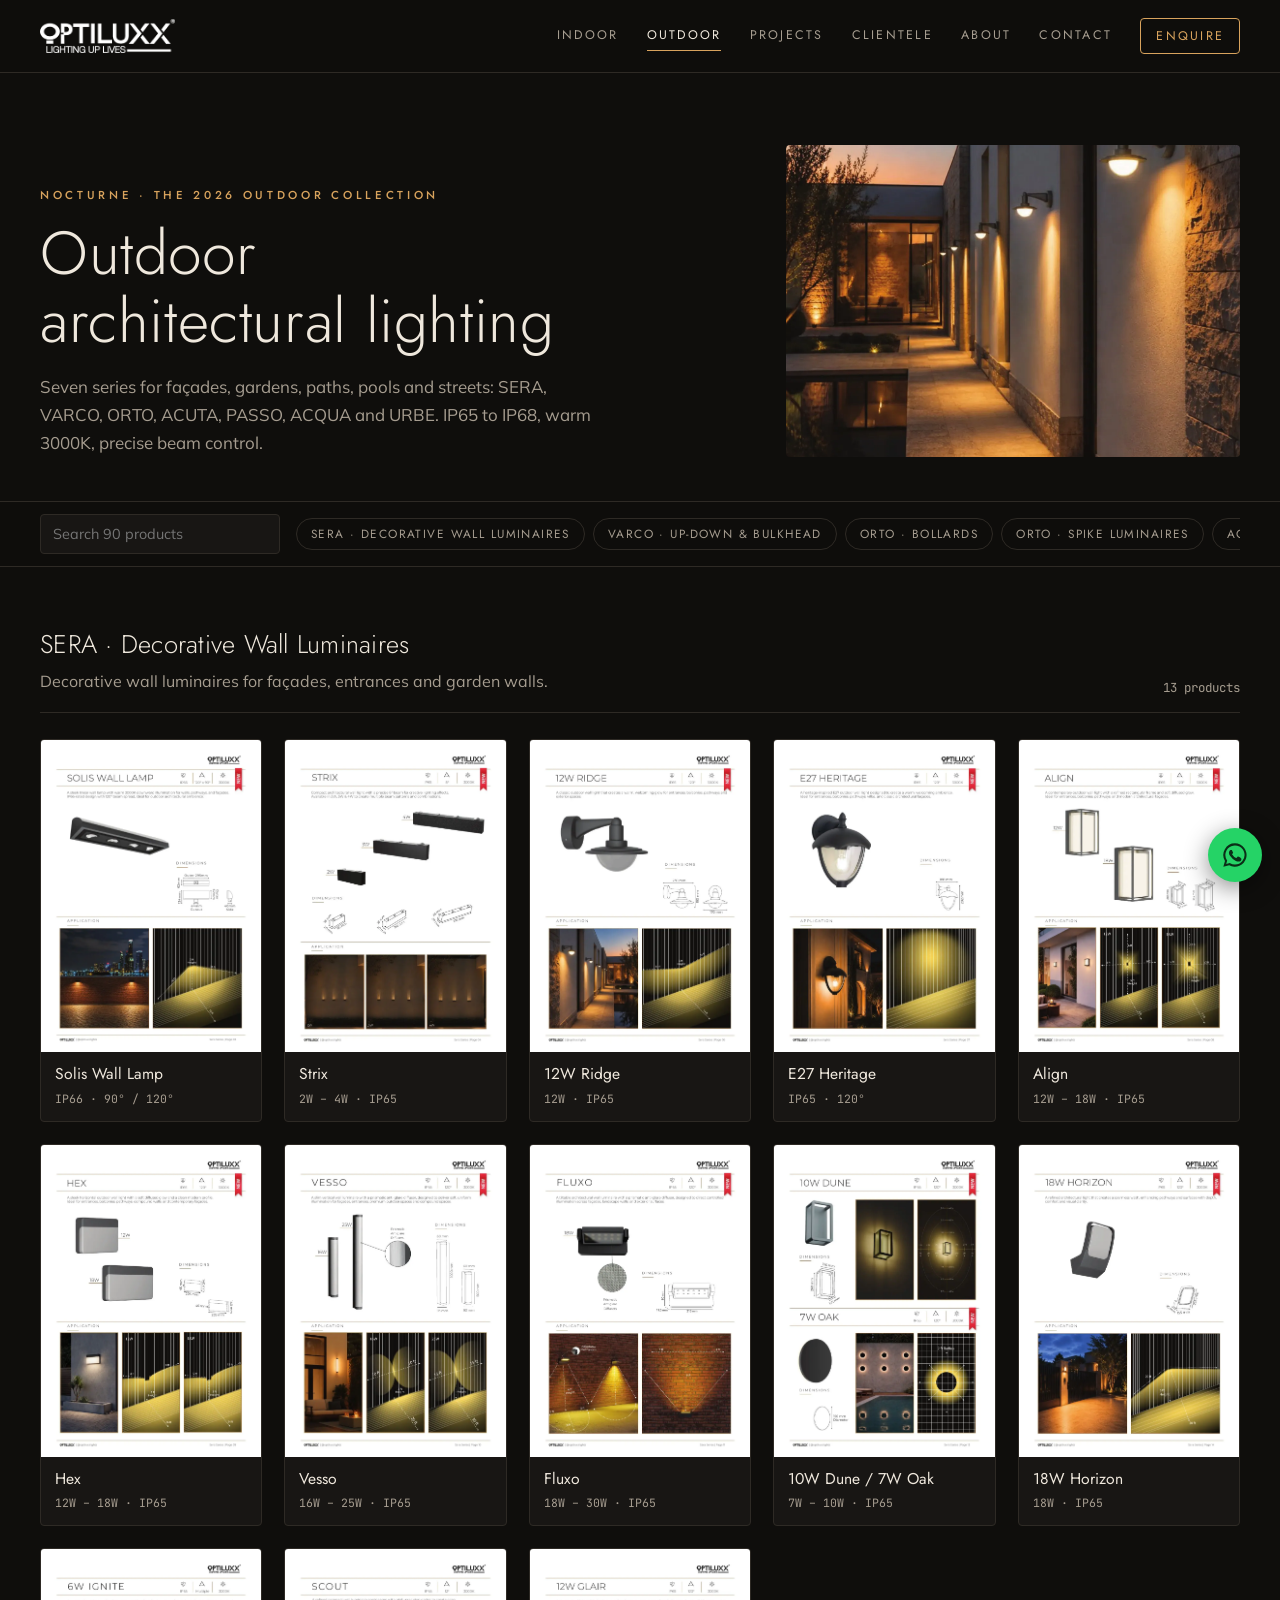
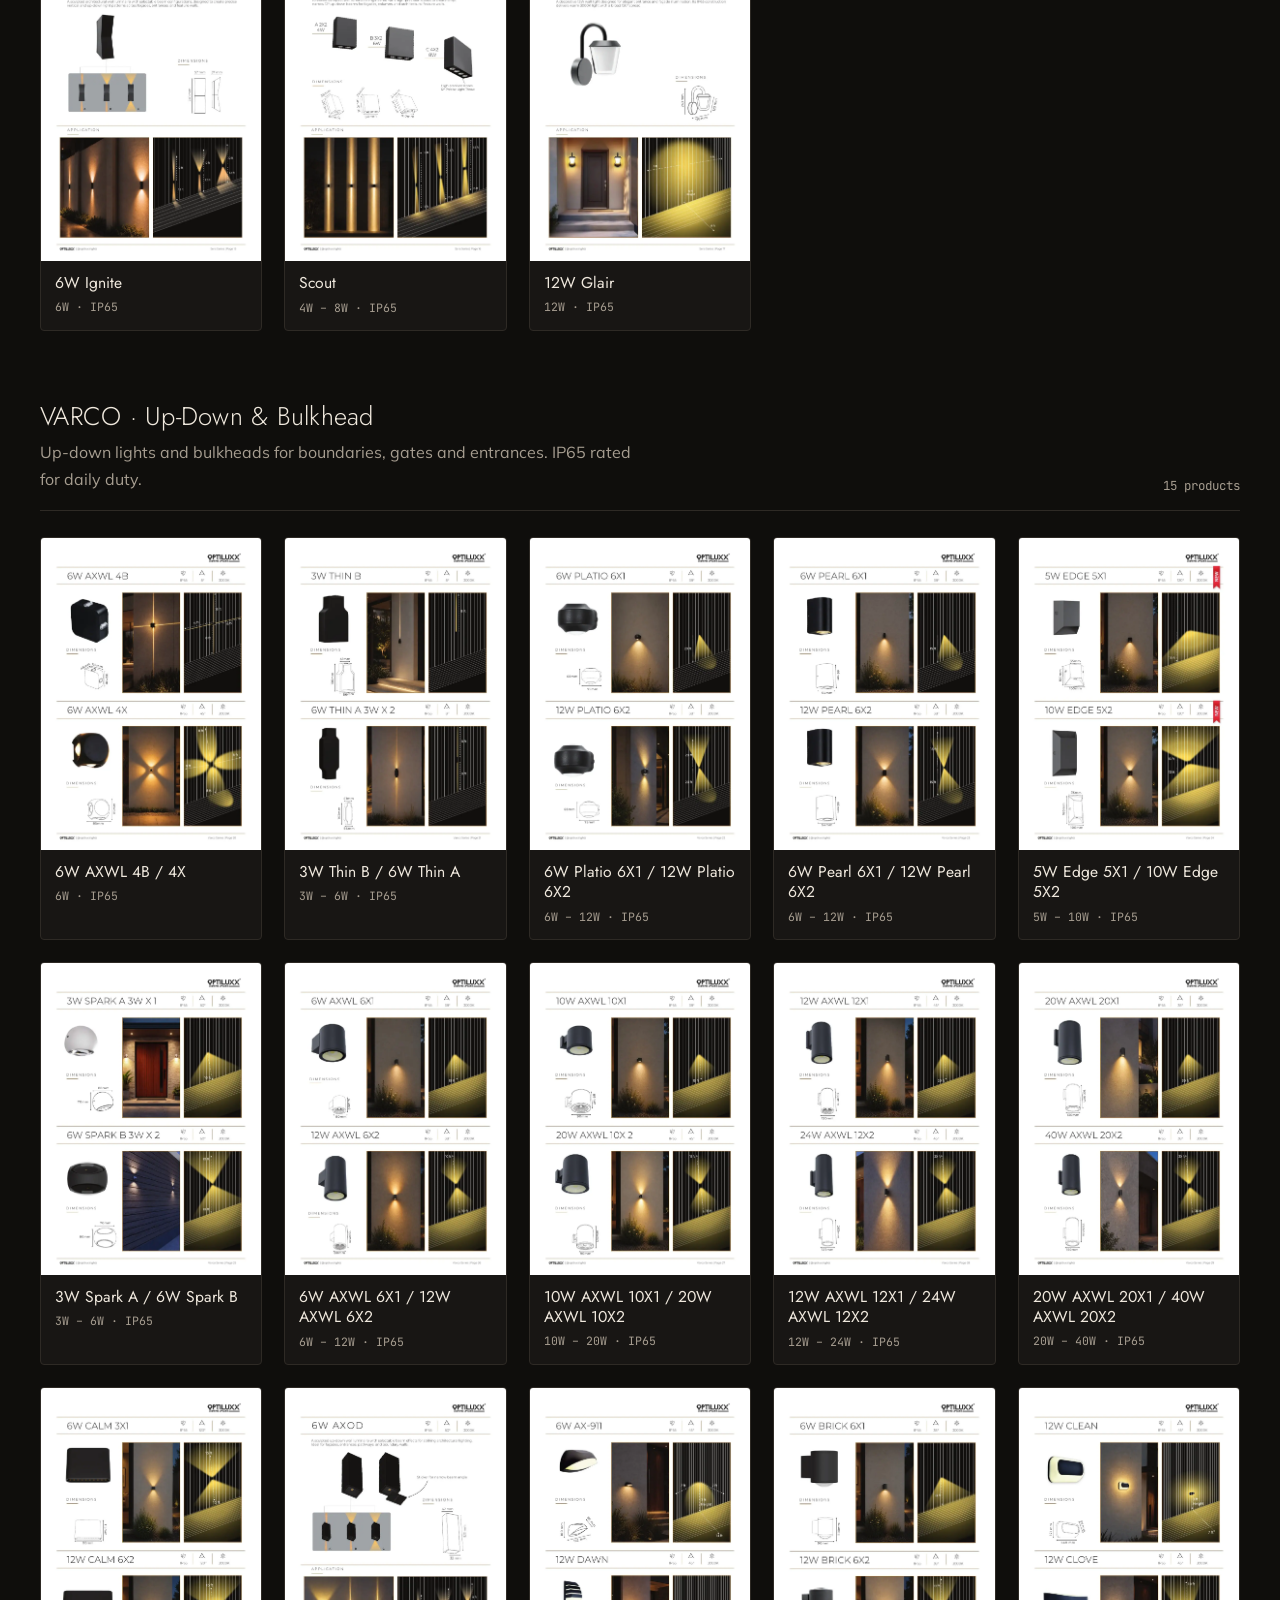
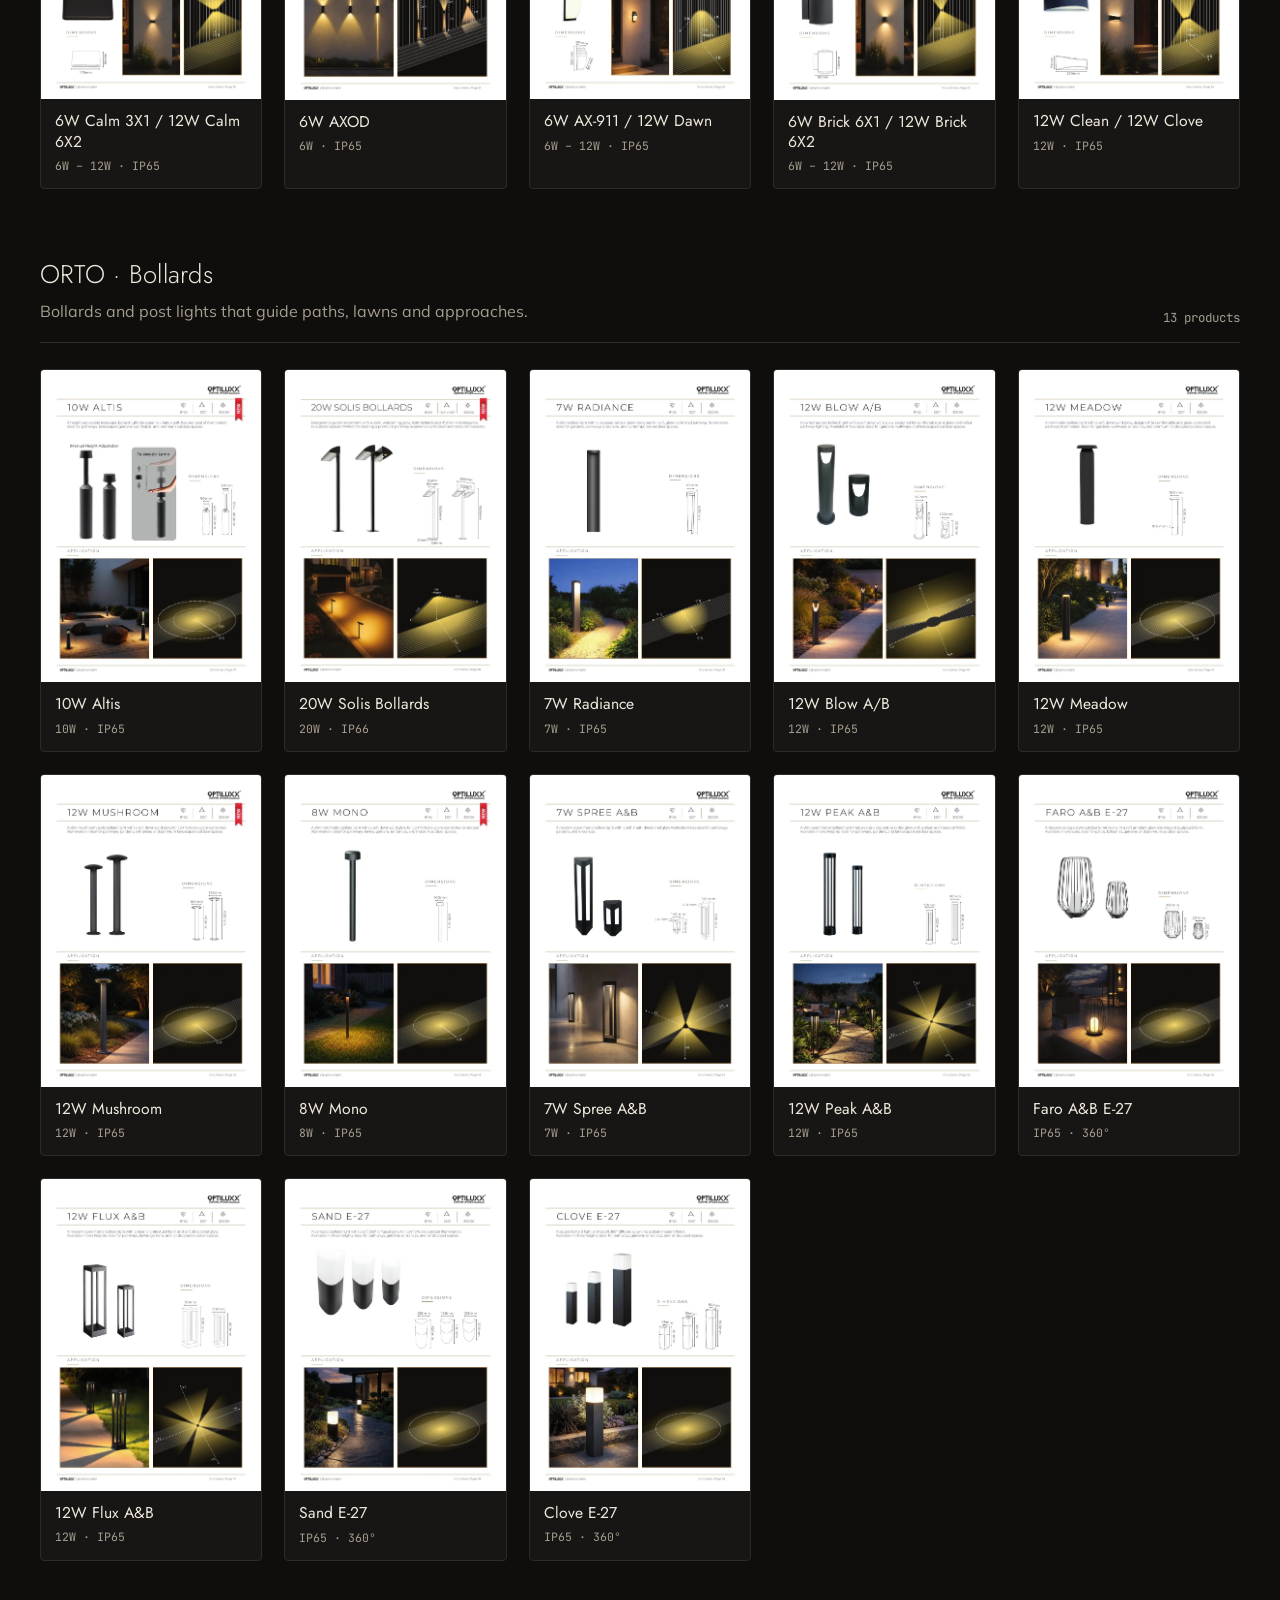
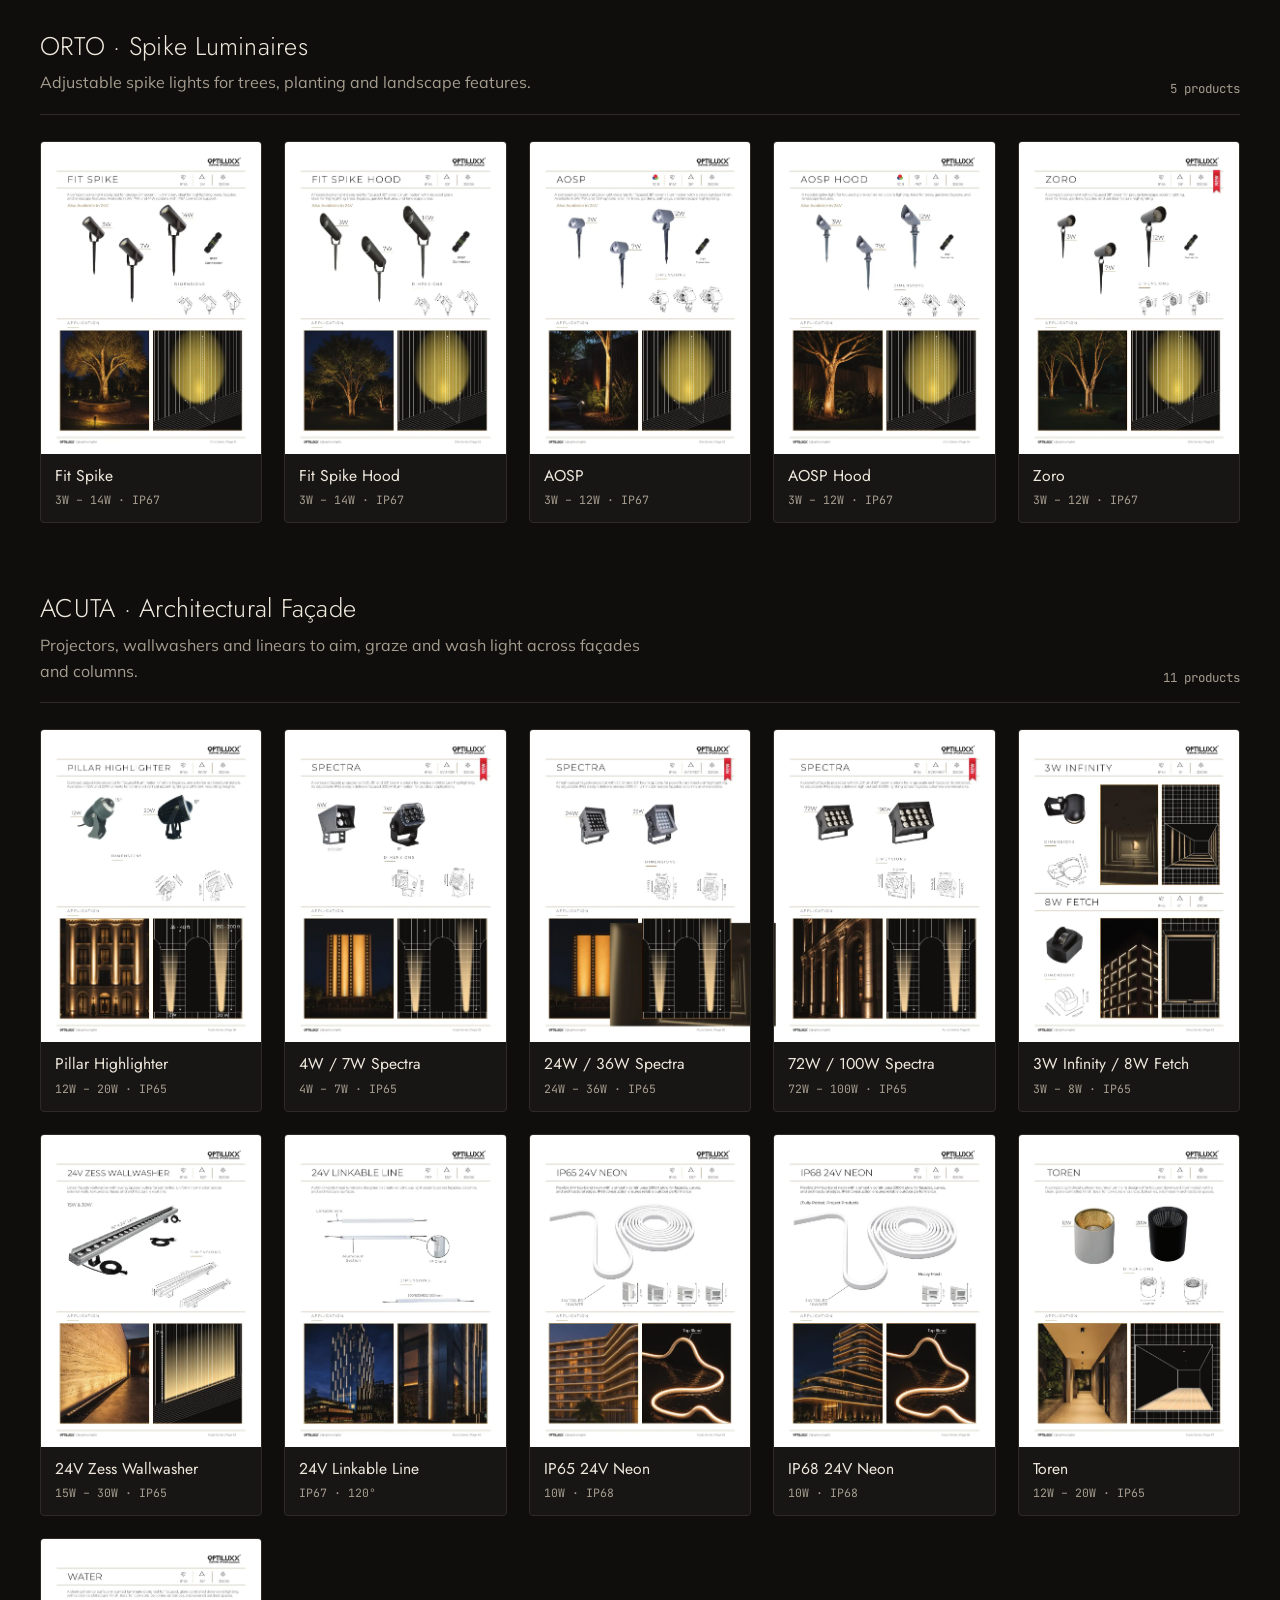
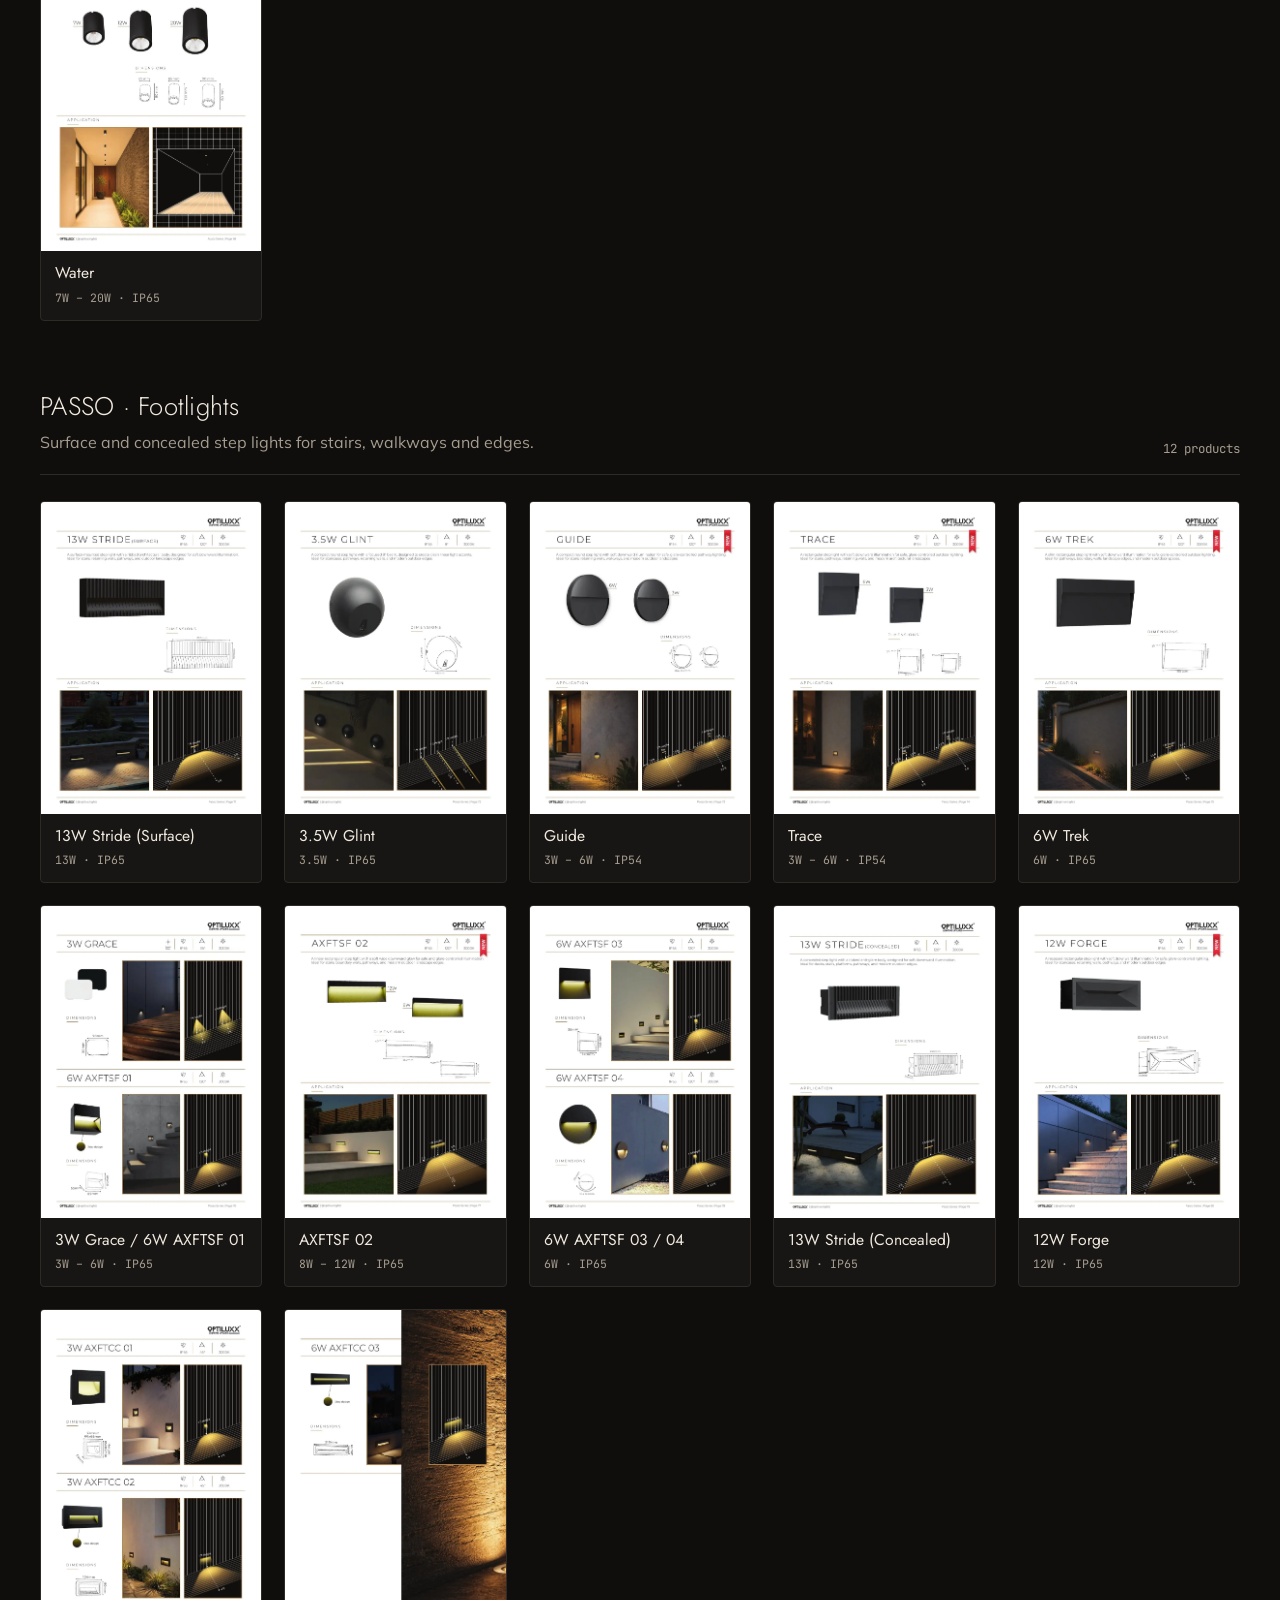
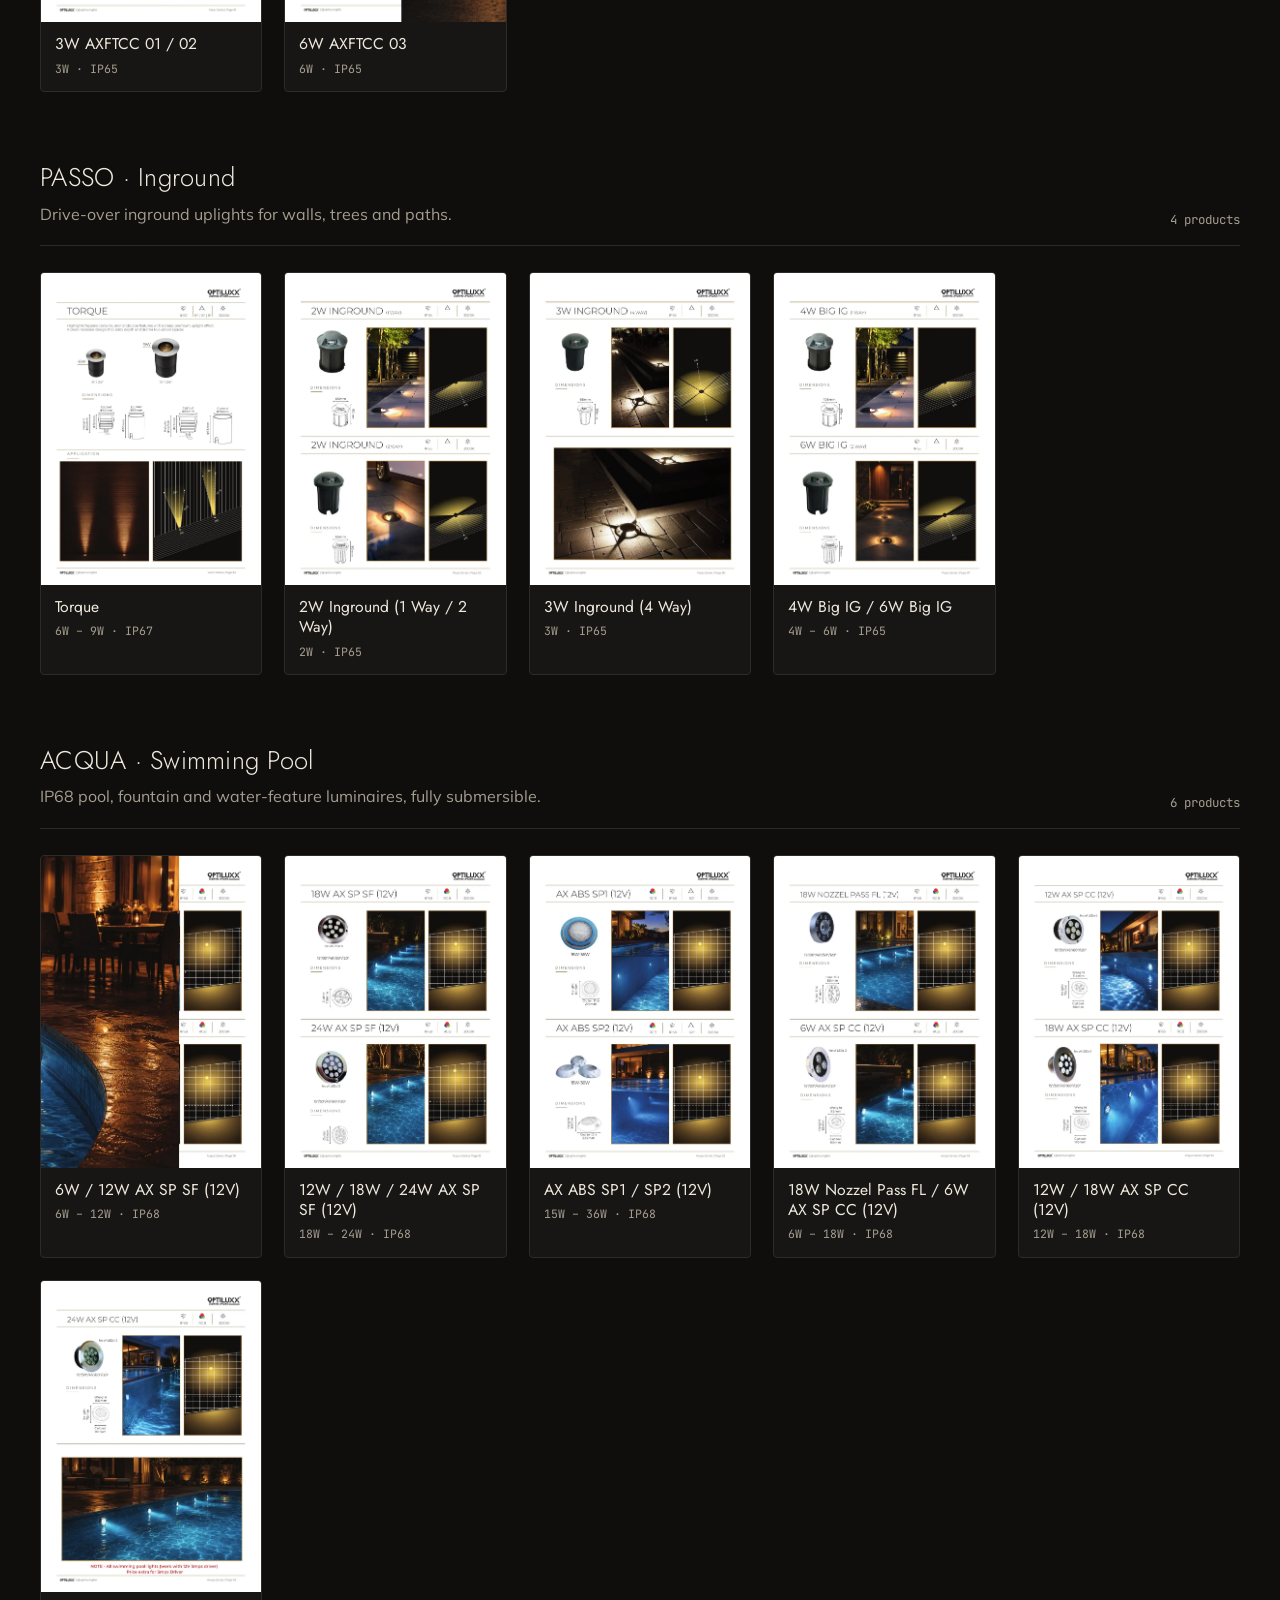
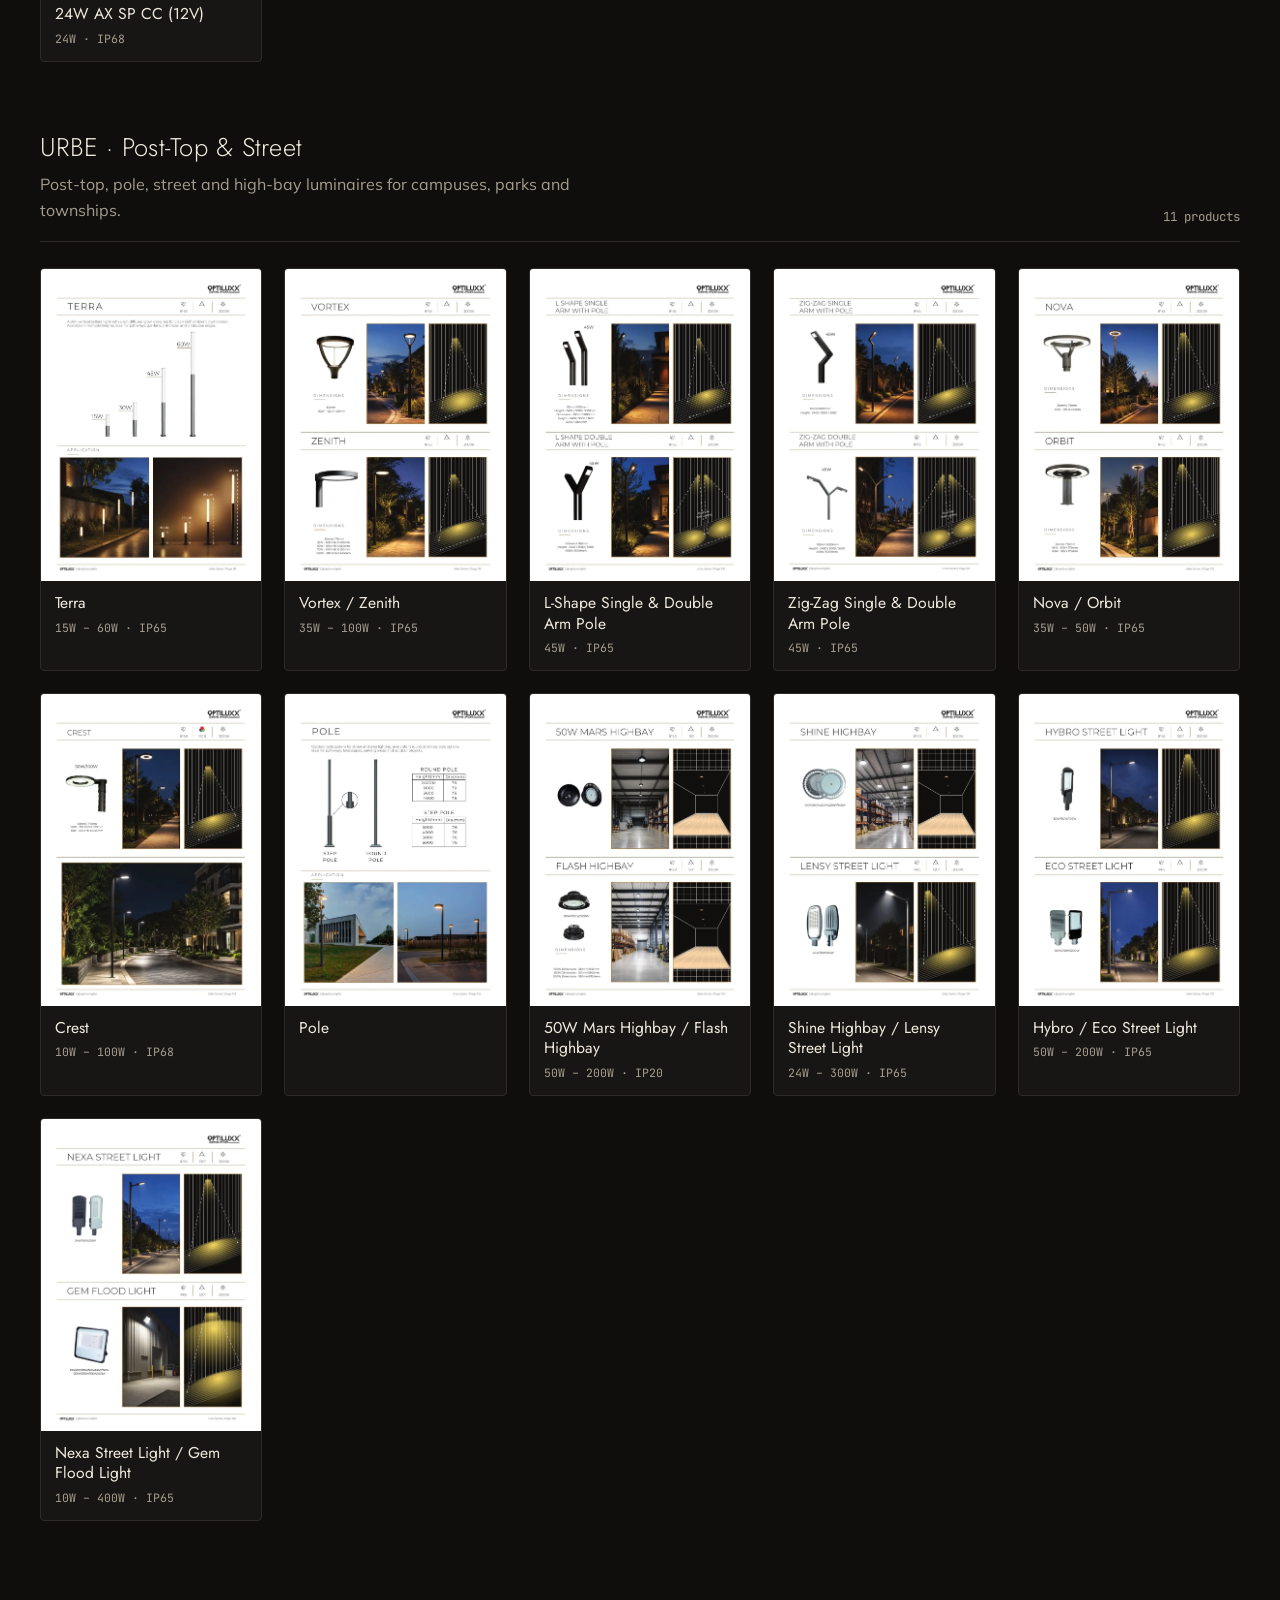
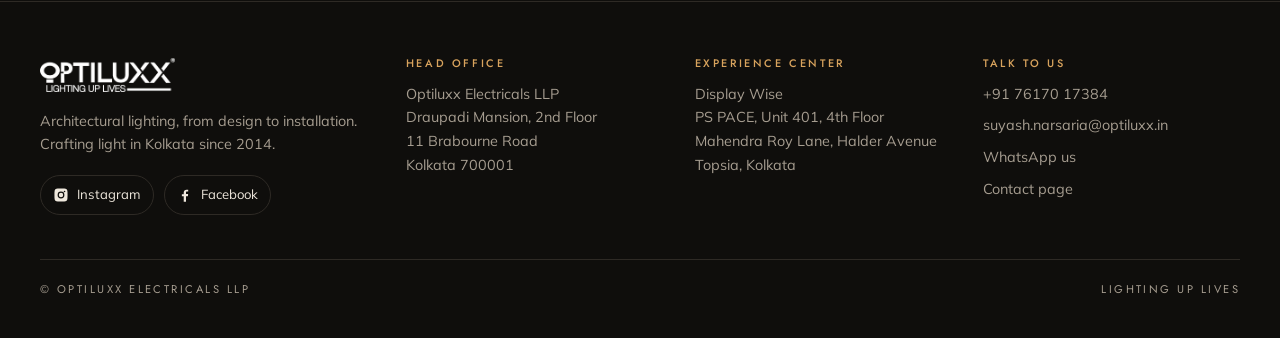
<file: outdoor.html>
<!doctype html>
<html lang="en">
<head>
<meta charset="utf-8">
<meta name="viewport" content="width=device-width, initial-scale=1, viewport-fit=cover">
<title>Outdoor Collection · Optiluxx</title>
<meta name="claude:viewport-fit-sides" content="cover">
<meta name="description" content="Seven series for façades, gardens, paths, pools and streets: SERA, VARCO, ORTO, ACUTA, PASSO, ACQUA and URBE. IP65 to IP68, warm 3000K, precise beam control.">
<meta property="og:title" content="Outdoor Collection · Optiluxx">
<meta property="og:description" content="Seven series for façades, gardens, paths, pools and streets: SERA, VARCO, ORTO, ACUTA, PASSO, ACQUA and URBE. IP65 to IP68, warm 3000K, precise beam control.">
<meta property="og:image" content="assets/img/h/aura.webp">
<link rel="icon" href="assets/img/favicon.png">
<link rel="preconnect" href="https://fonts.googleapis.com"><link rel="preconnect" href="https://fonts.gstatic.com" crossorigin>
<link rel="stylesheet" href="https://fonts.googleapis.com/css2?family=Jost:wght@300;400;500&family=Mulish:wght@400;600&family=JetBrains+Mono:wght@400&display=swap">
<link rel="stylesheet" href="assets/site.css">
</head>
<body>
<header class="site-head"><div class="wrap">
<a class="logo" href="index.html" aria-label="Optiluxx home"><img src="assets/img/logo.png" alt="Optiluxx · Lighting up lives" width="600" height="151"></a>
<button class="menu-btn" type="button" aria-expanded="false" aria-controls="nav">Menu</button>
<nav class="nav" id="nav" aria-label="Main"><a href="indoor.html">Indoor</a><a href="outdoor.html" aria-current="page">Outdoor</a><a href="projects.html">Projects</a><a href="clientele.html">Clientele</a><a href="about.html">About</a><a href="contact.html">Contact</a><a class="btn" href="https://wa.me/917617017384" target="_blank" rel="noopener">Enquire</a></nav>
</div></header>
<main>

<section class="page-hero"><div class="wrap ph-grid">
<div><p class="eyebrow">Nocturne · The 2026 outdoor collection</p><h1>Outdoor architectural lighting</h1><p class="lede">Seven series for façades, gardens, paths, pools and streets: SERA, VARCO, ORTO, ACUTA, PASSO, ACQUA and URBE. IP65 to IP68, warm 3000K, precise beam control.</p></div>
<div class="ph-img"><img src="assets/img/h/sera.webp" alt="" width="1407" height="1094"></div>
</div></section>
<div class="toolbar"><div class="wrap">
<div class="search"><label for="q" class="eyebrow" style="position:absolute;left:-9999px">Search products</label><input id="q" type="search" placeholder="Search 90 products" autocomplete="off"></div>
<nav class="chips" aria-label="Product families"><a class="chip" href="#sera-wall">SERA · Decorative Wall Luminaires</a><a class="chip" href="#varco-up-down">VARCO · Up-Down &amp; Bulkhead</a><a class="chip" href="#orto-bollards">ORTO · Bollards</a><a class="chip" href="#orto-spikes">ORTO · Spike Luminaires</a><a class="chip" href="#acuta-facade">ACUTA · Architectural Façade</a><a class="chip" href="#passo-footlights">PASSO · Footlights</a><a class="chip" href="#passo-inground">PASSO · Inground</a><a class="chip" href="#acqua-pool">ACQUA · Swimming Pool</a><a class="chip" href="#urbe-street">URBE · Post-Top &amp; Street</a></nav>
</div></div>
<div class="wrap"><section class="cat" id="sera-wall"><div class="cat-head"><div><h2>SERA · Decorative Wall Luminaires</h2><p>Decorative wall luminaires for façades, entrances and garden walls.</p></div><span class="count">13 products</span></div><div class="grid"><a class="card" href="product.html#solis-wall-lamp" data-k="solis wall lamp  sera-wall"><div class="im"><img src="assets/img/p/out-007.webp" alt="Solis Wall Lamp" loading="lazy" width="909" height="1286"></div><div class="tx"><b>Solis Wall Lamp</b><span>IP66 · 90° / 120°</span></div></a><a class="card" href="product.html#strix" data-k="strix 2w 3w 4w sera-wall"><div class="im"><img src="assets/img/p/out-008.webp" alt="Strix" loading="lazy" width="909" height="1286"></div><div class="tx"><b>Strix</b><span>2W – 4W · IP65</span></div></a><a class="card" href="product.html#12w-ridge" data-k="12w ridge 12w sera-wall"><div class="im"><img src="assets/img/p/out-010.webp" alt="12W Ridge" loading="lazy" width="909" height="1286"></div><div class="tx"><b>12W Ridge</b><span>12W · IP65</span></div></a><a class="card" href="product.html#e27-heritage" data-k="e27 heritage  sera-wall"><div class="im"><img src="assets/img/p/out-011.webp" alt="E27 Heritage" loading="lazy" width="909" height="1286"></div><div class="tx"><b>E27 Heritage</b><span>IP65 · 120°</span></div></a><a class="card" href="product.html#align" data-k="align 12w 18w sera-wall"><div class="im"><img src="assets/img/p/out-012.webp" alt="Align" loading="lazy" width="909" height="1286"></div><div class="tx"><b>Align</b><span>12W – 18W · IP65</span></div></a><a class="card" href="product.html#hex" data-k="hex 12w 18w sera-wall"><div class="im"><img src="assets/img/p/out-013.webp" alt="Hex" loading="lazy" width="909" height="1286"></div><div class="tx"><b>Hex</b><span>12W – 18W · IP65</span></div></a><a class="card" href="product.html#vesso" data-k="vesso 16w 25w sera-wall"><div class="im"><img src="assets/img/p/out-014.webp" alt="Vesso" loading="lazy" width="909" height="1286"></div><div class="tx"><b>Vesso</b><span>16W – 25W · IP65</span></div></a><a class="card" href="product.html#fluxo" data-k="fluxo 18w 30w sera-wall"><div class="im"><img src="assets/img/p/out-015.webp" alt="Fluxo" loading="lazy" width="909" height="1286"></div><div class="tx"><b>Fluxo</b><span>18W – 30W · IP65</span></div></a><a class="card" href="product.html#10w-dune-7w-oak" data-k="10w dune / 7w oak 7w 10w sera-wall"><div class="im"><img src="assets/img/p/out-017.webp" alt="10W Dune / 7W Oak" loading="lazy" width="909" height="1286"></div><div class="tx"><b>10W Dune / 7W Oak</b><span>7W – 10W · IP65</span></div></a><a class="card" href="product.html#18w-horizon" data-k="18w horizon 18w sera-wall"><div class="im"><img src="assets/img/p/out-018.webp" alt="18W Horizon" loading="lazy" width="909" height="1286"></div><div class="tx"><b>18W Horizon</b><span>18W · IP65</span></div></a><a class="card" href="product.html#6w-ignite" data-k="6w ignite 6w sera-wall"><div class="im"><img src="assets/img/p/out-019.webp" alt="6W Ignite" loading="lazy" width="909" height="1286"></div><div class="tx"><b>6W Ignite</b><span>6W · IP65</span></div></a><a class="card" href="product.html#scout" data-k="scout 4w 6w 8w sera-wall"><div class="im"><img src="assets/img/p/out-020.webp" alt="Scout" loading="lazy" width="909" height="1286"></div><div class="tx"><b>Scout</b><span>4W – 8W · IP65</span></div></a><a class="card" href="product.html#12w-glair" data-k="12w glair 12w sera-wall"><div class="im"><img src="assets/img/p/out-021.webp" alt="12W Glair" loading="lazy" width="909" height="1286"></div><div class="tx"><b>12W Glair</b><span>12W · IP65</span></div></a></div></section><section class="cat" id="varco-up-down"><div class="cat-head"><div><h2>VARCO · Up-Down &amp; Bulkhead</h2><p>Up-down lights and bulkheads for boundaries, gates and entrances. IP65 rated for daily duty.</p></div><span class="count">15 products</span></div><div class="grid"><a class="card" href="product.html#6w-axwl-4b-4x" data-k="6w axwl 4b / 4x 6w varco-up-down"><div class="im"><img src="assets/img/p/out-024.webp" alt="6W AXWL 4B / 4X" loading="lazy" width="909" height="1286"></div><div class="tx"><b>6W AXWL 4B / 4X</b><span>6W · IP65</span></div></a><a class="card" href="product.html#3w-thin-b-6w-thin-a" data-k="3w thin b / 6w thin a 3w 3w × 2 6w varco-up-down"><div class="im"><img src="assets/img/p/out-025.webp" alt="3W Thin B / 6W Thin A" loading="lazy" width="909" height="1286"></div><div class="tx"><b>3W Thin B / 6W Thin A</b><span>3W – 6W · IP65</span></div></a><a class="card" href="product.html#6w-platio-6x1-12w-platio-6x2" data-k="6w platio 6x1 / 12w platio 6x2 6w 12w varco-up-down"><div class="im"><img src="assets/img/p/out-026.webp" alt="6W Platio 6X1 / 12W Platio 6X2" loading="lazy" width="909" height="1286"></div><div class="tx"><b>6W Platio 6X1 / 12W Platio 6X2</b><span>6W – 12W · IP65</span></div></a><a class="card" href="product.html#6w-pearl-6x1-12w-pearl-6x2" data-k="6w pearl 6x1 / 12w pearl 6x2 6w 12w varco-up-down"><div class="im"><img src="assets/img/p/out-027.webp" alt="6W Pearl 6X1 / 12W Pearl 6X2" loading="lazy" width="909" height="1286"></div><div class="tx"><b>6W Pearl 6X1 / 12W Pearl 6X2</b><span>6W – 12W · IP65</span></div></a><a class="card" href="product.html#5w-edge-5x1-10w-edge-5x2" data-k="5w edge 5x1 / 10w edge 5x2 5w 10w varco-up-down"><div class="im"><img src="assets/img/p/out-028.webp" alt="5W Edge 5X1 / 10W Edge 5X2" loading="lazy" width="909" height="1286"></div><div class="tx"><b>5W Edge 5X1 / 10W Edge 5X2</b><span>5W – 10W · IP65</span></div></a><a class="card" href="product.html#3w-spark-a-6w-spark-b" data-k="3w spark a / 6w spark b 3w 3w × 2 6w varco-up-down"><div class="im"><img src="assets/img/p/out-029.webp" alt="3W Spark A / 6W Spark B" loading="lazy" width="909" height="1286"></div><div class="tx"><b>3W Spark A / 6W Spark B</b><span>3W – 6W · IP65</span></div></a><a class="card" href="product.html#6w-axwl-6x1-12w-axwl-6x2" data-k="6w axwl 6x1 / 12w axwl 6x2 6w 12w varco-up-down"><div class="im"><img src="assets/img/p/out-030.webp" alt="6W AXWL 6X1 / 12W AXWL 6X2" loading="lazy" width="909" height="1286"></div><div class="tx"><b>6W AXWL 6X1 / 12W AXWL 6X2</b><span>6W – 12W · IP65</span></div></a><a class="card" href="product.html#10w-axwl-10x1-20w-axwl-10x2" data-k="10w axwl 10x1 / 20w axwl 10x2 10w 20w varco-up-down"><div class="im"><img src="assets/img/p/out-031.webp" alt="10W AXWL 10X1 / 20W AXWL 10X2" loading="lazy" width="909" height="1286"></div><div class="tx"><b>10W AXWL 10X1 / 20W AXWL 10X2</b><span>10W – 20W · IP65</span></div></a><a class="card" href="product.html#12w-axwl-12x1-24w-axwl-12x2" data-k="12w axwl 12x1 / 24w axwl 12x2 12w 24w varco-up-down"><div class="im"><img src="assets/img/p/out-032.webp" alt="12W AXWL 12X1 / 24W AXWL 12X2" loading="lazy" width="909" height="1286"></div><div class="tx"><b>12W AXWL 12X1 / 24W AXWL 12X2</b><span>12W – 24W · IP65</span></div></a><a class="card" href="product.html#20w-axwl-20x1-40w-axwl-20x2" data-k="20w axwl 20x1 / 40w axwl 20x2 20w 40w varco-up-down"><div class="im"><img src="assets/img/p/out-033.webp" alt="20W AXWL 20X1 / 40W AXWL 20X2" loading="lazy" width="909" height="1286"></div><div class="tx"><b>20W AXWL 20X1 / 40W AXWL 20X2</b><span>20W – 40W · IP65</span></div></a><a class="card" href="product.html#6w-calm-3x1-12w-calm-6x2" data-k="6w calm 3x1 / 12w calm 6x2 6w 12w varco-up-down"><div class="im"><img src="assets/img/p/out-034.webp" alt="6W Calm 3X1 / 12W Calm 6X2" loading="lazy" width="909" height="1286"></div><div class="tx"><b>6W Calm 3X1 / 12W Calm 6X2</b><span>6W – 12W · IP65</span></div></a><a class="card" href="product.html#6w-axod" data-k="6w axod 6w varco-up-down"><div class="im"><img src="assets/img/p/out-035.webp" alt="6W AXOD" loading="lazy" width="909" height="1286"></div><div class="tx"><b>6W AXOD</b><span>6W · IP65</span></div></a><a class="card" href="product.html#6w-ax-911-12w-dawn" data-k="6w ax-911 / 12w dawn 6w 12w varco-up-down"><div class="im"><img src="assets/img/p/out-036.webp" alt="6W AX-911 / 12W Dawn" loading="lazy" width="909" height="1286"></div><div class="tx"><b>6W AX-911 / 12W Dawn</b><span>6W – 12W · IP65</span></div></a><a class="card" href="product.html#6w-brick-6x1-12w-brick-6x2" data-k="6w brick 6x1 / 12w brick 6x2 6w 12w varco-up-down"><div class="im"><img src="assets/img/p/out-037.webp" alt="6W Brick 6X1 / 12W Brick 6X2" loading="lazy" width="909" height="1286"></div><div class="tx"><b>6W Brick 6X1 / 12W Brick 6X2</b><span>6W – 12W · IP65</span></div></a><a class="card" href="product.html#12w-clean-12w-clove" data-k="12w clean / 12w clove 12w varco-up-down"><div class="im"><img src="assets/img/p/out-038.webp" alt="12W Clean / 12W Clove" loading="lazy" width="909" height="1286"></div><div class="tx"><b>12W Clean / 12W Clove</b><span>12W · IP65</span></div></a></div></section><section class="cat" id="orto-bollards"><div class="cat-head"><div><h2>ORTO · Bollards</h2><p>Bollards and post lights that guide paths, lawns and approaches.</p></div><span class="count">13 products</span></div><div class="grid"><a class="card" href="product.html#10w-altis" data-k="10w altis 10w orto-bollards"><div class="im"><img src="assets/img/p/out-041.webp" alt="10W Altis" loading="lazy" width="909" height="1286"></div><div class="tx"><b>10W Altis</b><span>10W · IP65</span></div></a><a class="card" href="product.html#20w-solis-bollards" data-k="20w solis bollards 20w orto-bollards"><div class="im"><img src="assets/img/p/out-042.webp" alt="20W Solis Bollards" loading="lazy" width="909" height="1286"></div><div class="tx"><b>20W Solis Bollards</b><span>20W · IP66</span></div></a><a class="card" href="product.html#7w-radiance" data-k="7w radiance 7w orto-bollards"><div class="im"><img src="assets/img/p/out-043.webp" alt="7W Radiance" loading="lazy" width="909" height="1286"></div><div class="tx"><b>7W Radiance</b><span>7W · IP65</span></div></a><a class="card" href="product.html#12w-blow-a-b" data-k="12w blow a/b 12w orto-bollards"><div class="im"><img src="assets/img/p/out-044.webp" alt="12W Blow A/B" loading="lazy" width="909" height="1286"></div><div class="tx"><b>12W Blow A/B</b><span>12W · IP65</span></div></a><a class="card" href="product.html#12w-meadow" data-k="12w meadow 12w orto-bollards"><div class="im"><img src="assets/img/p/out-045.webp" alt="12W Meadow" loading="lazy" width="909" height="1286"></div><div class="tx"><b>12W Meadow</b><span>12W · IP65</span></div></a><a class="card" href="product.html#12w-mushroom" data-k="12w mushroom 12w orto-bollards"><div class="im"><img src="assets/img/p/out-046.webp" alt="12W Mushroom" loading="lazy" width="909" height="1286"></div><div class="tx"><b>12W Mushroom</b><span>12W · IP65</span></div></a><a class="card" href="product.html#8w-mono" data-k="8w mono 8w orto-bollards"><div class="im"><img src="assets/img/p/out-047.webp" alt="8W Mono" loading="lazy" width="909" height="1286"></div><div class="tx"><b>8W Mono</b><span>8W · IP65</span></div></a><a class="card" href="product.html#7w-spree-a-b" data-k="7w spree a&amp;b 7w orto-bollards"><div class="im"><img src="assets/img/p/out-048.webp" alt="7W Spree A&amp;B" loading="lazy" width="909" height="1286"></div><div class="tx"><b>7W Spree A&amp;B</b><span>7W · IP65</span></div></a><a class="card" href="product.html#12w-peak-a-b" data-k="12w peak a&amp;b 12w orto-bollards"><div class="im"><img src="assets/img/p/out-049.webp" alt="12W Peak A&amp;B" loading="lazy" width="909" height="1286"></div><div class="tx"><b>12W Peak A&amp;B</b><span>12W · IP65</span></div></a><a class="card" href="product.html#faro-a-b-e-27" data-k="faro a&amp;b e-27  orto-bollards"><div class="im"><img src="assets/img/p/out-050.webp" alt="Faro A&amp;B E-27" loading="lazy" width="909" height="1286"></div><div class="tx"><b>Faro A&amp;B E-27</b><span>IP65 · 360°</span></div></a><a class="card" href="product.html#12w-flux-a-b" data-k="12w flux a&amp;b 12w orto-bollards"><div class="im"><img src="assets/img/p/out-051.webp" alt="12W Flux A&amp;B" loading="lazy" width="909" height="1286"></div><div class="tx"><b>12W Flux A&amp;B</b><span>12W · IP65</span></div></a><a class="card" href="product.html#sand-e-27" data-k="sand e-27  orto-bollards"><div class="im"><img src="assets/img/p/out-052.webp" alt="Sand E-27" loading="lazy" width="909" height="1286"></div><div class="tx"><b>Sand E-27</b><span>IP65 · 360°</span></div></a><a class="card" href="product.html#clove-e-27" data-k="clove e-27  orto-bollards"><div class="im"><img src="assets/img/p/out-053.webp" alt="Clove E-27" loading="lazy" width="909" height="1286"></div><div class="tx"><b>Clove E-27</b><span>IP65 · 360°</span></div></a></div></section><section class="cat" id="orto-spikes"><div class="cat-head"><div><h2>ORTO · Spike Luminaires</h2><p>Adjustable spike lights for trees, planting and landscape features.</p></div><span class="count">5 products</span></div><div class="grid"><a class="card" href="product.html#fit-spike" data-k="fit spike 3w 7w 14w orto-spikes"><div class="im"><img src="assets/img/p/out-055.webp" alt="Fit Spike" loading="lazy" width="909" height="1286"></div><div class="tx"><b>Fit Spike</b><span>3W – 14W · IP67</span></div></a><a class="card" href="product.html#fit-spike-hood" data-k="fit spike hood 3w 7w 14w orto-spikes"><div class="im"><img src="assets/img/p/out-056.webp" alt="Fit Spike Hood" loading="lazy" width="909" height="1286"></div><div class="tx"><b>Fit Spike Hood</b><span>3W – 14W · IP67</span></div></a><a class="card" href="product.html#aosp" data-k="aosp 3w 7w 12w orto-spikes"><div class="im"><img src="assets/img/p/out-057.webp" alt="AOSP" loading="lazy" width="909" height="1286"></div><div class="tx"><b>AOSP</b><span>3W – 12W · IP67</span></div></a><a class="card" href="product.html#aosp-hood" data-k="aosp hood 3w 7w 12w orto-spikes"><div class="im"><img src="assets/img/p/out-058.webp" alt="AOSP Hood" loading="lazy" width="909" height="1286"></div><div class="tx"><b>AOSP Hood</b><span>3W – 12W · IP67</span></div></a><a class="card" href="product.html#zoro" data-k="zoro 3w 7w 12w orto-spikes"><div class="im"><img src="assets/img/p/out-059.webp" alt="Zoro" loading="lazy" width="909" height="1286"></div><div class="tx"><b>Zoro</b><span>3W – 12W · IP67</span></div></a></div></section><section class="cat" id="acuta-facade"><div class="cat-head"><div><h2>ACUTA · Architectural Façade</h2><p>Projectors, wallwashers and linears to aim, graze and wash light across façades and columns.</p></div><span class="count">11 products</span></div><div class="grid"><a class="card" href="product.html#pillar-highlighter" data-k="pillar highlighter 12w 20w acuta-facade"><div class="im"><img src="assets/img/p/out-062.webp" alt="Pillar Highlighter" loading="lazy" width="909" height="1286"></div><div class="tx"><b>Pillar Highlighter</b><span>12W – 20W · IP65</span></div></a><a class="card" href="product.html#4w-7w-spectra" data-k="4w / 7w spectra 4w 7w acuta-facade"><div class="im"><img src="assets/img/p/out-063.webp" alt="4W / 7W Spectra" loading="lazy" width="909" height="1286"></div><div class="tx"><b>4W / 7W Spectra</b><span>4W – 7W · IP65</span></div></a><a class="card" href="product.html#24w-36w-spectra" data-k="24w / 36w spectra 24w 36w acuta-facade"><div class="im"><img src="assets/img/p/out-064.webp" alt="24W / 36W Spectra" loading="lazy" width="909" height="1286"></div><div class="tx"><b>24W / 36W Spectra</b><span>24W – 36W · IP65</span></div></a><a class="card" href="product.html#72w-100w-spectra" data-k="72w / 100w spectra 72w 100w acuta-facade"><div class="im"><img src="assets/img/p/out-065.webp" alt="72W / 100W Spectra" loading="lazy" width="909" height="1286"></div><div class="tx"><b>72W / 100W Spectra</b><span>72W – 100W · IP65</span></div></a><a class="card" href="product.html#3w-infinity-8w-fetch" data-k="3w infinity / 8w fetch 3w 8w acuta-facade"><div class="im"><img src="assets/img/p/out-066.webp" alt="3W Infinity / 8W Fetch" loading="lazy" width="909" height="1286"></div><div class="tx"><b>3W Infinity / 8W Fetch</b><span>3W – 8W · IP65</span></div></a><a class="card" href="product.html#24v-zess-wallwasher" data-k="24v zess wallwasher 15w 30w acuta-facade"><div class="im"><img src="assets/img/p/out-067.webp" alt="24V Zess Wallwasher" loading="lazy" width="909" height="1286"></div><div class="tx"><b>24V Zess Wallwasher</b><span>15W – 30W · IP65</span></div></a><a class="card" href="product.html#24v-linkable-line" data-k="24v linkable line  acuta-facade"><div class="im"><img src="assets/img/p/out-068.webp" alt="24V Linkable Line" loading="lazy" width="909" height="1286"></div><div class="tx"><b>24V Linkable Line</b><span>IP67 · 120°</span></div></a><a class="card" href="product.html#ip65-24v-neon" data-k="ip65 24v neon 10w acuta-facade"><div class="im"><img src="assets/img/p/out-069.webp" alt="IP65 24V Neon" loading="lazy" width="909" height="1286"></div><div class="tx"><b>IP65 24V Neon</b><span>10W · IP68</span></div></a><a class="card" href="product.html#ip68-24v-neon" data-k="ip68 24v neon 10w acuta-facade"><div class="im"><img src="assets/img/p/out-070.webp" alt="IP68 24V Neon" loading="lazy" width="909" height="1286"></div><div class="tx"><b>IP68 24V Neon</b><span>10W · IP68</span></div></a><a class="card" href="product.html#toren" data-k="toren 12w 20w acuta-facade"><div class="im"><img src="assets/img/p/out-071.webp" alt="Toren" loading="lazy" width="909" height="1286"></div><div class="tx"><b>Toren</b><span>12W – 20W · IP65</span></div></a><a class="card" href="product.html#water" data-k="water 7w 12w 20w acuta-facade"><div class="im"><img src="assets/img/p/out-072.webp" alt="Water" loading="lazy" width="909" height="1286"></div><div class="tx"><b>Water</b><span>7W – 20W · IP65</span></div></a></div></section><section class="cat" id="passo-footlights"><div class="cat-head"><div><h2>PASSO · Footlights</h2><p>Surface and concealed step lights for stairs, walkways and edges.</p></div><span class="count">12 products</span></div><div class="grid"><a class="card" href="product.html#13w-stride-surface" data-k="13w stride (surface) 13w passo-footlights"><div class="im"><img src="assets/img/p/out-075.webp" alt="13W Stride (Surface)" loading="lazy" width="909" height="1286"></div><div class="tx"><b>13W Stride (Surface)</b><span>13W · IP65</span></div></a><a class="card" href="product.html#3-5w-glint" data-k="3.5w glint 3.5w passo-footlights"><div class="im"><img src="assets/img/p/out-076.webp" alt="3.5W Glint" loading="lazy" width="909" height="1286"></div><div class="tx"><b>3.5W Glint</b><span>3.5W · IP65</span></div></a><a class="card" href="product.html#guide" data-k="guide 3w 6w passo-footlights"><div class="im"><img src="assets/img/p/out-077.webp" alt="Guide" loading="lazy" width="909" height="1286"></div><div class="tx"><b>Guide</b><span>3W – 6W · IP54</span></div></a><a class="card" href="product.html#trace" data-k="trace 3w 6w passo-footlights"><div class="im"><img src="assets/img/p/out-078.webp" alt="Trace" loading="lazy" width="909" height="1286"></div><div class="tx"><b>Trace</b><span>3W – 6W · IP54</span></div></a><a class="card" href="product.html#6w-trek" data-k="6w trek 6w passo-footlights"><div class="im"><img src="assets/img/p/out-079.webp" alt="6W Trek" loading="lazy" width="909" height="1286"></div><div class="tx"><b>6W Trek</b><span>6W · IP65</span></div></a><a class="card" href="product.html#3w-grace-6w-axftsf-01" data-k="3w grace / 6w axftsf 01 3w 6w passo-footlights"><div class="im"><img src="assets/img/p/out-080.webp" alt="3W Grace / 6W AXFTSF 01" loading="lazy" width="909" height="1286"></div><div class="tx"><b>3W Grace / 6W AXFTSF 01</b><span>3W – 6W · IP65</span></div></a><a class="card" href="product.html#axftsf-02" data-k="axftsf 02 8w 12w passo-footlights"><div class="im"><img src="assets/img/p/out-081.webp" alt="AXFTSF 02" loading="lazy" width="909" height="1286"></div><div class="tx"><b>AXFTSF 02</b><span>8W – 12W · IP65</span></div></a><a class="card" href="product.html#6w-axftsf-03-04" data-k="6w axftsf 03 / 04 6w passo-footlights"><div class="im"><img src="assets/img/p/out-082.webp" alt="6W AXFTSF 03 / 04" loading="lazy" width="909" height="1286"></div><div class="tx"><b>6W AXFTSF 03 / 04</b><span>6W · IP65</span></div></a><a class="card" href="product.html#13w-stride-concealed" data-k="13w stride (concealed) 13w passo-footlights"><div class="im"><img src="assets/img/p/out-084.webp" alt="13W Stride (Concealed)" loading="lazy" width="909" height="1286"></div><div class="tx"><b>13W Stride (Concealed)</b><span>13W · IP65</span></div></a><a class="card" href="product.html#12w-forge" data-k="12w forge 12w passo-footlights"><div class="im"><img src="assets/img/p/out-085.webp" alt="12W Forge" loading="lazy" width="909" height="1286"></div><div class="tx"><b>12W Forge</b><span>12W · IP65</span></div></a><a class="card" href="product.html#3w-axftcc-01-02" data-k="3w axftcc 01 / 02 3w passo-footlights"><div class="im"><img src="assets/img/p/out-086.webp" alt="3W AXFTCC 01 / 02" loading="lazy" width="909" height="1286"></div><div class="tx"><b>3W AXFTCC 01 / 02</b><span>3W · IP65</span></div></a><a class="card" href="product.html#6w-axftcc-03" data-k="6w axftcc 03 6w passo-footlights"><div class="im"><img src="assets/img/p/out-087.webp" alt="6W AXFTCC 03" loading="lazy" width="909" height="1286"></div><div class="tx"><b>6W AXFTCC 03</b><span>6W · IP65</span></div></a></div></section><section class="cat" id="passo-inground"><div class="cat-head"><div><h2>PASSO · Inground</h2><p>Drive-over inground uplights for walls, trees and paths.</p></div><span class="count">4 products</span></div><div class="grid"><a class="card" href="product.html#torque" data-k="torque 6w 9w passo-inground"><div class="im"><img src="assets/img/p/out-089.webp" alt="Torque" loading="lazy" width="909" height="1286"></div><div class="tx"><b>Torque</b><span>6W – 9W · IP67</span></div></a><a class="card" href="product.html#2w-inground-1-way-2-way" data-k="2w inground (1 way / 2 way) 2w passo-inground"><div class="im"><img src="assets/img/p/out-090.webp" alt="2W Inground (1 Way / 2 Way)" loading="lazy" width="909" height="1286"></div><div class="tx"><b>2W Inground (1 Way / 2 Way)</b><span>2W · IP65</span></div></a><a class="card" href="product.html#3w-inground-4-way" data-k="3w inground (4 way) 3w passo-inground"><div class="im"><img src="assets/img/p/out-091.webp" alt="3W Inground (4 Way)" loading="lazy" width="909" height="1286"></div><div class="tx"><b>3W Inground (4 Way)</b><span>3W · IP65</span></div></a><a class="card" href="product.html#4w-big-ig-6w-big-ig" data-k="4w big ig / 6w big ig 4w 6w passo-inground"><div class="im"><img src="assets/img/p/out-092.webp" alt="4W Big IG / 6W Big IG" loading="lazy" width="909" height="1286"></div><div class="tx"><b>4W Big IG / 6W Big IG</b><span>4W – 6W · IP65</span></div></a></div></section><section class="cat" id="acqua-pool"><div class="cat-head"><div><h2>ACQUA · Swimming Pool</h2><p>IP68 pool, fountain and water-feature luminaires, fully submersible.</p></div><span class="count">6 products</span></div><div class="grid"><a class="card" href="product.html#6w-12w-ax-sp-sf-12v" data-k="6w / 12w ax sp sf (12v) 6w 12w acqua-pool"><div class="im"><img src="assets/img/p/out-095.webp" alt="6W / 12W AX SP SF (12V)" loading="lazy" width="909" height="1286"></div><div class="tx"><b>6W / 12W AX SP SF (12V)</b><span>6W – 12W · IP68</span></div></a><a class="card" href="product.html#12w-18w-24w-ax-sp-sf-12v" data-k="12w / 18w / 24w ax sp sf (12v) 18w 24w acqua-pool"><div class="im"><img src="assets/img/p/out-096.webp" alt="12W / 18W / 24W AX SP SF (12V)" loading="lazy" width="909" height="1286"></div><div class="tx"><b>12W / 18W / 24W AX SP SF (12V)</b><span>18W – 24W · IP68</span></div></a><a class="card" href="product.html#ax-abs-sp1-sp2-12v" data-k="ax abs sp1 / sp2 (12v) 15w 36w acqua-pool"><div class="im"><img src="assets/img/p/out-097.webp" alt="AX ABS SP1 / SP2 (12V)" loading="lazy" width="909" height="1286"></div><div class="tx"><b>AX ABS SP1 / SP2 (12V)</b><span>15W – 36W · IP68</span></div></a><a class="card" href="product.html#18w-nozzel-pass-fl-6w-ax-sp-cc-12v" data-k="18w nozzel pass fl / 6w ax sp cc (12v) 6w 18w acqua-pool"><div class="im"><img src="assets/img/p/out-098.webp" alt="18W Nozzel Pass FL / 6W AX SP CC (12V)" loading="lazy" width="909" height="1286"></div><div class="tx"><b>18W Nozzel Pass FL / 6W AX SP CC (12V)</b><span>6W – 18W · IP68</span></div></a><a class="card" href="product.html#12w-18w-ax-sp-cc-12v" data-k="12w / 18w ax sp cc (12v) 12w 18w acqua-pool"><div class="im"><img src="assets/img/p/out-099.webp" alt="12W / 18W AX SP CC (12V)" loading="lazy" width="909" height="1286"></div><div class="tx"><b>12W / 18W AX SP CC (12V)</b><span>12W – 18W · IP68</span></div></a><a class="card" href="product.html#24w-ax-sp-cc-12v" data-k="24w ax sp cc (12v) 24w acqua-pool"><div class="im"><img src="assets/img/p/out-100.webp" alt="24W AX SP CC (12V)" loading="lazy" width="909" height="1286"></div><div class="tx"><b>24W AX SP CC (12V)</b><span>24W · IP68</span></div></a></div></section><section class="cat" id="urbe-street"><div class="cat-head"><div><h2>URBE · Post-Top &amp; Street</h2><p>Post-top, pole, street and high-bay luminaires for campuses, parks and townships.</p></div><span class="count">11 products</span></div><div class="grid"><a class="card" href="product.html#terra" data-k="terra 15w 30w 45w 60w urbe-street"><div class="im"><img src="assets/img/p/out-103.webp" alt="Terra" loading="lazy" width="909" height="1286"></div><div class="tx"><b>Terra</b><span>15W – 60W · IP65</span></div></a><a class="card" href="product.html#vortex-zenith" data-k="vortex / zenith 35w 50w 70w 100w urbe-street"><div class="im"><img src="assets/img/p/out-104.webp" alt="Vortex / Zenith" loading="lazy" width="909" height="1286"></div><div class="tx"><b>Vortex / Zenith</b><span>35W – 100W · IP65</span></div></a><a class="card" href="product.html#l-shape-single-double-arm-pole" data-k="l-shape single &amp; double arm pole 45w urbe-street"><div class="im"><img src="assets/img/p/out-105.webp" alt="L-Shape Single &amp; Double Arm Pole" loading="lazy" width="909" height="1286"></div><div class="tx"><b>L-Shape Single &amp; Double Arm Pole</b><span>45W · IP65</span></div></a><a class="card" href="product.html#zig-zag-single-double-arm-pole" data-k="zig-zag single &amp; double arm pole 45w urbe-street"><div class="im"><img src="assets/img/p/out-106.webp" alt="Zig-Zag Single &amp; Double Arm Pole" loading="lazy" width="909" height="1286"></div><div class="tx"><b>Zig-Zag Single &amp; Double Arm Pole</b><span>45W · IP65</span></div></a><a class="card" href="product.html#nova-orbit" data-k="nova / orbit 35w 50w urbe-street"><div class="im"><img src="assets/img/p/out-107.webp" alt="Nova / Orbit" loading="lazy" width="909" height="1286"></div><div class="tx"><b>Nova / Orbit</b><span>35W – 50W · IP65</span></div></a><a class="card" href="product.html#crest" data-k="crest 10w 50w 100w urbe-street"><div class="im"><img src="assets/img/p/out-108.webp" alt="Crest" loading="lazy" width="909" height="1286"></div><div class="tx"><b>Crest</b><span>10W – 100W · IP68</span></div></a><a class="card" href="product.html#pole" data-k="pole  urbe-street"><div class="im"><img src="assets/img/p/out-109.webp" alt="Pole" loading="lazy" width="909" height="1286"></div><div class="tx"><b>Pole</b><span></span></div></a><a class="card" href="product.html#50w-mars-highbay-flash-highbay" data-k="50w mars highbay / flash highbay 50w 100w 150w 200w urbe-street"><div class="im"><img src="assets/img/p/out-110.webp" alt="50W Mars Highbay / Flash Highbay" loading="lazy" width="909" height="1286"></div><div class="tx"><b>50W Mars Highbay / Flash Highbay</b><span>50W – 200W · IP20</span></div></a><a class="card" href="product.html#shine-highbay-lensy-street-light" data-k="shine highbay / lensy street light 24w 36w 50w 100w 150w 200w 250w 300w urbe-street"><div class="im"><img src="assets/img/p/out-111.webp" alt="Shine Highbay / Lensy Street Light" loading="lazy" width="909" height="1286"></div><div class="tx"><b>Shine Highbay / Lensy Street Light</b><span>24W – 300W · IP65</span></div></a><a class="card" href="product.html#hybro-eco-street-light" data-k="hybro / eco street light 50w 60w 100w 120w 150w 200w urbe-street"><div class="im"><img src="assets/img/p/out-112.webp" alt="Hybro / Eco Street Light" loading="lazy" width="909" height="1286"></div><div class="tx"><b>Hybro / Eco Street Light</b><span>50W – 200W · IP65</span></div></a><a class="card" href="product.html#nexa-street-light-gem-flood-light" data-k="nexa street light / gem flood light 10w 20w 24w 30w 36w 50w 100w 150w 200w 250w 300w 400w urbe-street"><div class="im"><img src="assets/img/p/out-113.webp" alt="Nexa Street Light / Gem Flood Light" loading="lazy" width="909" height="1286"></div><div class="tx"><b>Nexa Street Light / Gem Flood Light</b><span>10W – 400W · IP65</span></div></a></div></section><p class="empty" id="noresults" hidden>No products match that search. Try a name like “Pinnacle” or a wattage like “12W”.</p></div>
<div style="height:72px"></div>
</main>
<footer class="site-foot"><div class="wrap">
<div class="foot-grid">
<div><img src="assets/img/logo.png" alt="Optiluxx" width="600" height="151" style="height:34px;width:auto;margin-bottom:18px">
<p>Architectural lighting, from design to installation. Crafting light in Kolkata since 2014.</p>
<div class="social" style="margin-top:18px"><a href="https://www.instagram.com/optiluxxlights/" target="_blank" rel="noopener"><svg viewBox="0 0 24 24" aria-hidden="true"><path d="M12 2.2c3.2 0 3.6 0 4.8.1 3.3.1 4.8 1.7 4.9 4.9.1 1.3.1 1.6.1 4.8s0 3.6-.1 4.8c-.1 3.2-1.7 4.8-4.9 4.9-1.3.1-1.6.1-4.8.1s-3.6 0-4.8-.1c-3.3-.1-4.8-1.7-4.9-4.9C2.2 15.6 2.2 15.2 2.2 12s0-3.6.1-4.8C2.4 3.9 3.9 2.4 7.2 2.3 8.4 2.2 8.8 2.2 12 2.2zm0 4.7a5.1 5.1 0 100 10.2 5.1 5.1 0 000-10.2zm0 8.4a3.3 3.3 0 110-6.6 3.3 3.3 0 010 6.6zm5.3-9.8a1.2 1.2 0 100 2.4 1.2 1.2 0 000-2.4z"/></svg>Instagram</a><a href="https://www.facebook.com/optiluxxlights" target="_blank" rel="noopener"><svg viewBox="0 0 24 24" aria-hidden="true"><path d="M13.5 22v-8.2h2.8l.4-3.2h-3.2V8.5c0-.9.3-1.6 1.6-1.6h1.7V4.1c-.3 0-1.3-.1-2.5-.1-2.5 0-4.2 1.5-4.2 4.3v2.4H7.3v3.2h2.8V22h3.4z"/></svg>Facebook</a></div></div>
<div><h4>Head office</h4><address>Optiluxx Electricals LLP<br>Draupadi Mansion, 2nd Floor<br>11 Brabourne Road<br>Kolkata 700001</address></div>
<div><h4>Experience center</h4><address>Display Wise<br>PS PACE, Unit 401, 4th Floor<br>Mahendra Roy Lane, Halder Avenue<br>Topsia, Kolkata</address></div>
<div><h4>Talk to us</h4><ul><li>+91 76170 17384</li><li style="word-break:break-all">suyash.narsaria@optiluxx.in</li><li><a href="https://wa.me/917617017384" target="_blank" rel="noopener">WhatsApp us</a></li><li><a href="contact.html">Contact page</a></li></ul></div>
</div>
<div class="foot-base"><span>© Optiluxx Electricals LLP</span><span>Lighting up lives</span></div>
</div></footer>
<a class="wa-float" href="https://wa.me/917617017384" target="_blank" rel="noopener" aria-label="Chat on WhatsApp"><svg viewBox="0 0 24 24" aria-hidden="true"><path d="M12 2a10 10 0 00-8.6 15.1L2 22l5-1.3A10 10 0 1012 2zm0 18.2a8.2 8.2 0 01-4.2-1.1l-.3-.2-3 .8.8-2.9-.2-.3A8.2 8.2 0 1112 20.2zm4.5-6.1c-.2-.1-1.5-.7-1.7-.8-.2-.1-.4-.1-.6.1l-.8 1c-.1.2-.3.2-.5.1a6.7 6.7 0 01-3.3-2.9c-.3-.4.2-.4.7-1.3.1-.2 0-.3 0-.4l-.8-1.8c-.2-.5-.4-.4-.6-.4h-.5a1 1 0 00-.7.3 3 3 0 00-.9 2.2 5.2 5.2 0 001.1 2.7 11.8 11.8 0 004.5 4c1.7.7 2.3.8 3.2.7.5-.1 1.5-.6 1.7-1.2.2-.6.2-1.1.2-1.2-.1-.2-.3-.3-.5-.4z"/></svg></a>
<script src="assets/site.js"></script>
</body>
</html>
</file>
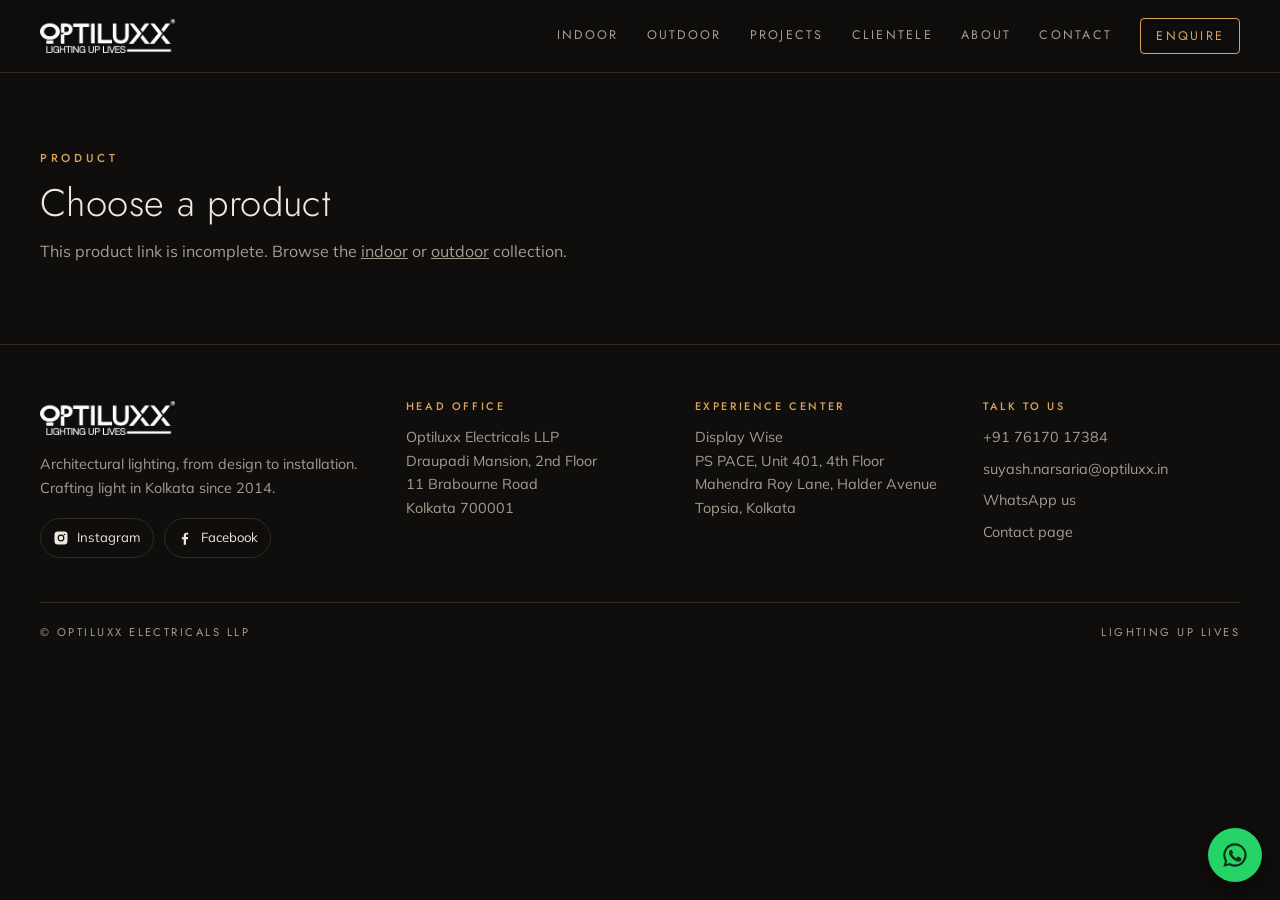
<file: product.html>
<!doctype html>
<html lang="en">
<head>
<meta charset="utf-8">
<meta name="viewport" content="width=device-width, initial-scale=1, viewport-fit=cover">
<title>Product · Optiluxx</title>
<meta name="claude:viewport-fit-sides" content="cover">
<meta name="description" content="Optiluxx luminaire details, specifications and catalogue page.">
<meta property="og:title" content="Product · Optiluxx">
<meta property="og:description" content="Optiluxx luminaire details, specifications and catalogue page.">
<meta property="og:image" content="assets/img/h/aura.webp">
<link rel="icon" href="assets/img/favicon.png">
<link rel="preconnect" href="https://fonts.googleapis.com"><link rel="preconnect" href="https://fonts.gstatic.com" crossorigin>
<link rel="stylesheet" href="https://fonts.googleapis.com/css2?family=Jost:wght@300;400;500&family=Mulish:wght@400;600&family=JetBrains+Mono:wght@400&display=swap">
<link rel="stylesheet" href="assets/site.css">
</head>
<body>
<header class="site-head"><div class="wrap">
<a class="logo" href="index.html" aria-label="Optiluxx home"><img src="assets/img/logo.png" alt="Optiluxx · Lighting up lives" width="600" height="151"></a>
<button class="menu-btn" type="button" aria-expanded="false" aria-controls="nav">Menu</button>
<nav class="nav" id="nav" aria-label="Main"><a href="indoor.html">Indoor</a><a href="outdoor.html">Outdoor</a><a href="projects.html">Projects</a><a href="clientele.html">Clientele</a><a href="about.html">About</a><a href="contact.html">Contact</a><a class="btn" href="https://wa.me/917617017384" target="_blank" rel="noopener">Enquire</a></nav>
</div></header>
<main>
<div id="product-root"><div class="wrap" style="padding-block:80px"><p class="muted">Loading product…</p></div></div>
</main>
<footer class="site-foot"><div class="wrap">
<div class="foot-grid">
<div><img src="assets/img/logo.png" alt="Optiluxx" width="600" height="151" style="height:34px;width:auto;margin-bottom:18px">
<p>Architectural lighting, from design to installation. Crafting light in Kolkata since 2014.</p>
<div class="social" style="margin-top:18px"><a href="https://www.instagram.com/optiluxxlights/" target="_blank" rel="noopener"><svg viewBox="0 0 24 24" aria-hidden="true"><path d="M12 2.2c3.2 0 3.6 0 4.8.1 3.3.1 4.8 1.7 4.9 4.9.1 1.3.1 1.6.1 4.8s0 3.6-.1 4.8c-.1 3.2-1.7 4.8-4.9 4.9-1.3.1-1.6.1-4.8.1s-3.6 0-4.8-.1c-3.3-.1-4.8-1.7-4.9-4.9C2.2 15.6 2.2 15.2 2.2 12s0-3.6.1-4.8C2.4 3.9 3.9 2.4 7.2 2.3 8.4 2.2 8.8 2.2 12 2.2zm0 4.7a5.1 5.1 0 100 10.2 5.1 5.1 0 000-10.2zm0 8.4a3.3 3.3 0 110-6.6 3.3 3.3 0 010 6.6zm5.3-9.8a1.2 1.2 0 100 2.4 1.2 1.2 0 000-2.4z"/></svg>Instagram</a><a href="https://www.facebook.com/optiluxxlights" target="_blank" rel="noopener"><svg viewBox="0 0 24 24" aria-hidden="true"><path d="M13.5 22v-8.2h2.8l.4-3.2h-3.2V8.5c0-.9.3-1.6 1.6-1.6h1.7V4.1c-.3 0-1.3-.1-2.5-.1-2.5 0-4.2 1.5-4.2 4.3v2.4H7.3v3.2h2.8V22h3.4z"/></svg>Facebook</a></div></div>
<div><h4>Head office</h4><address>Optiluxx Electricals LLP<br>Draupadi Mansion, 2nd Floor<br>11 Brabourne Road<br>Kolkata 700001</address></div>
<div><h4>Experience center</h4><address>Display Wise<br>PS PACE, Unit 401, 4th Floor<br>Mahendra Roy Lane, Halder Avenue<br>Topsia, Kolkata</address></div>
<div><h4>Talk to us</h4><ul><li>+91 76170 17384</li><li style="word-break:break-all">suyash.narsaria@optiluxx.in</li><li><a href="https://wa.me/917617017384" target="_blank" rel="noopener">WhatsApp us</a></li><li><a href="contact.html">Contact page</a></li></ul></div>
</div>
<div class="foot-base"><span>© Optiluxx Electricals LLP</span><span>Lighting up lives</span></div>
</div></footer>
<a class="wa-float" href="https://wa.me/917617017384" target="_blank" rel="noopener" aria-label="Chat on WhatsApp"><svg viewBox="0 0 24 24" aria-hidden="true"><path d="M12 2a10 10 0 00-8.6 15.1L2 22l5-1.3A10 10 0 1012 2zm0 18.2a8.2 8.2 0 01-4.2-1.1l-.3-.2-3 .8.8-2.9-.2-.3A8.2 8.2 0 1112 20.2zm4.5-6.1c-.2-.1-1.5-.7-1.7-.8-.2-.1-.4-.1-.6.1l-.8 1c-.1.2-.3.2-.5.1a6.7 6.7 0 01-3.3-2.9c-.3-.4.2-.4.7-1.3.1-.2 0-.3 0-.4l-.8-1.8c-.2-.5-.4-.4-.6-.4h-.5a1 1 0 00-.7.3 3 3 0 00-.9 2.2 5.2 5.2 0 001.1 2.7 11.8 11.8 0 004.5 4c1.7.7 2.3.8 3.2.7.5-.1 1.5-.6 1.7-1.2.2-.6.2-1.1.2-1.2-.1-.2-.3-.3-.5-.4z"/></svg></a>
<script src="assets/data.js"></script>
<script src="assets/site.js"></script>
</body>
</html>
</file>
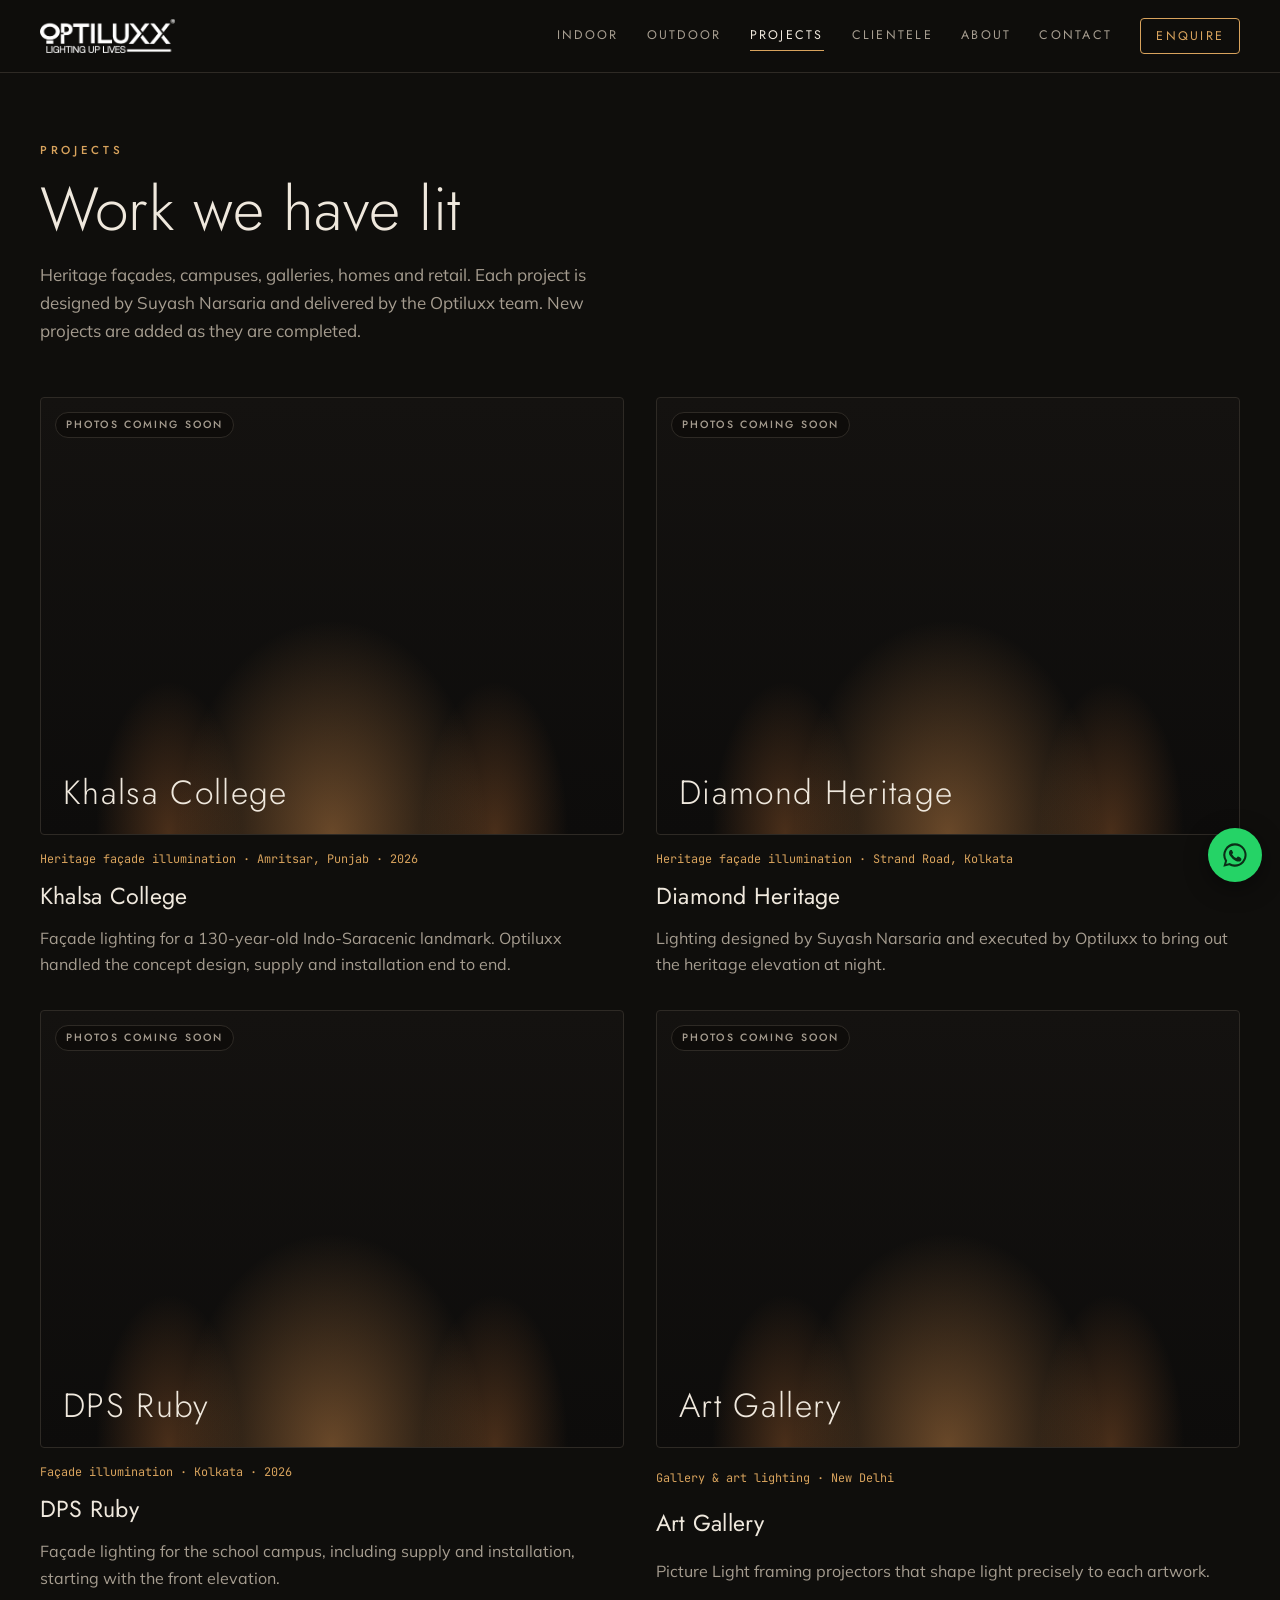
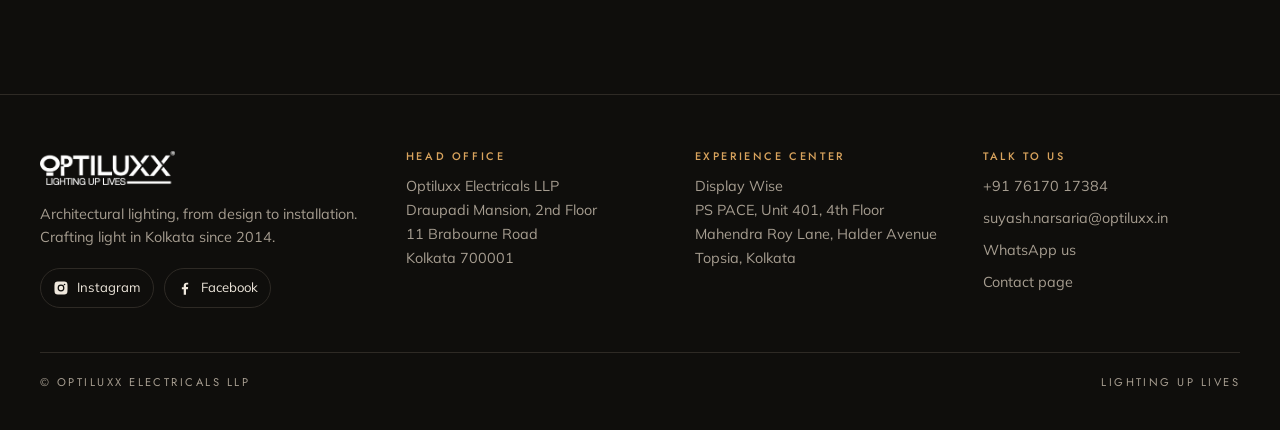
<file: projects.html>
<!doctype html>
<html lang="en">
<head>
<meta charset="utf-8">
<meta name="viewport" content="width=device-width, initial-scale=1, viewport-fit=cover">
<title>Projects · Optiluxx</title>
<meta name="claude:viewport-fit-sides" content="cover">
<meta name="description" content="Architectural and façade lighting projects by Optiluxx, including heritage façades, schools, galleries, hotels and retail.">
<meta property="og:title" content="Projects · Optiluxx">
<meta property="og:description" content="Architectural and façade lighting projects by Optiluxx, including heritage façades, schools, galleries, hotels and retail.">
<meta property="og:image" content="assets/img/h/aura.webp">
<link rel="icon" href="assets/img/favicon.png">
<link rel="preconnect" href="https://fonts.googleapis.com"><link rel="preconnect" href="https://fonts.gstatic.com" crossorigin>
<link rel="stylesheet" href="https://fonts.googleapis.com/css2?family=Jost:wght@300;400;500&family=Mulish:wght@400;600&family=JetBrains+Mono:wght@400&display=swap">
<link rel="stylesheet" href="assets/site.css">
</head>
<body>
<header class="site-head"><div class="wrap">
<a class="logo" href="index.html" aria-label="Optiluxx home"><img src="assets/img/logo.png" alt="Optiluxx · Lighting up lives" width="600" height="151"></a>
<button class="menu-btn" type="button" aria-expanded="false" aria-controls="nav">Menu</button>
<nav class="nav" id="nav" aria-label="Main"><a href="indoor.html">Indoor</a><a href="outdoor.html">Outdoor</a><a href="projects.html" aria-current="page">Projects</a><a href="clientele.html">Clientele</a><a href="about.html">About</a><a href="contact.html">Contact</a><a class="btn" href="https://wa.me/917617017384" target="_blank" rel="noopener">Enquire</a></nav>
</div></header>
<main>

<section class="page-hero"><div class="wrap">
<p class="eyebrow">Projects</p><h1>Work we have lit</h1>
<p class="lede">Heritage façades, campuses, galleries, homes and retail. Each project is designed by Suyash Narsaria and delivered by the Optiluxx team. New projects are added as they are completed.</p>
</div></section>
<section class="section" style="border-top:0;padding-top:8px"><div class="wrap"><div class="projects"><article class="project"><div class="vis placeholder"><span class="tag">Photos coming soon</span><span class="big">Khalsa College</span></div><p class="meta">Heritage façade illumination · Amritsar, Punjab · 2026</p><h3>Khalsa College</h3><p>Façade lighting for a 130-year-old Indo-Saracenic landmark. Optiluxx handled the concept design, supply and installation end to end.</p></article><article class="project"><div class="vis placeholder"><span class="tag">Photos coming soon</span><span class="big">Diamond Heritage</span></div><p class="meta">Heritage façade illumination · Strand Road, Kolkata</p><h3>Diamond Heritage</h3><p>Lighting designed by Suyash Narsaria and executed by Optiluxx to bring out the heritage elevation at night.</p></article><article class="project"><div class="vis placeholder"><span class="tag">Photos coming soon</span><span class="big">DPS Ruby</span></div><p class="meta">Façade illumination · Kolkata · 2026</p><h3>DPS Ruby</h3><p>Façade lighting for the school campus, including supply and installation, starting with the front elevation.</p></article><article class="project"><div class="vis placeholder"><span class="tag">Photos coming soon</span><span class="big">Art Gallery</span></div><p class="meta">Gallery &amp; art lighting · New Delhi</p><h3>Art Gallery</h3><p>Picture Light framing projectors that shape light precisely to each artwork.</p></article></div></div></section>
</main>
<footer class="site-foot"><div class="wrap">
<div class="foot-grid">
<div><img src="assets/img/logo.png" alt="Optiluxx" width="600" height="151" style="height:34px;width:auto;margin-bottom:18px">
<p>Architectural lighting, from design to installation. Crafting light in Kolkata since 2014.</p>
<div class="social" style="margin-top:18px"><a href="https://www.instagram.com/optiluxxlights/" target="_blank" rel="noopener"><svg viewBox="0 0 24 24" aria-hidden="true"><path d="M12 2.2c3.2 0 3.6 0 4.8.1 3.3.1 4.8 1.7 4.9 4.9.1 1.3.1 1.6.1 4.8s0 3.6-.1 4.8c-.1 3.2-1.7 4.8-4.9 4.9-1.3.1-1.6.1-4.8.1s-3.6 0-4.8-.1c-3.3-.1-4.8-1.7-4.9-4.9C2.2 15.6 2.2 15.2 2.2 12s0-3.6.1-4.8C2.4 3.9 3.9 2.4 7.2 2.3 8.4 2.2 8.8 2.2 12 2.2zm0 4.7a5.1 5.1 0 100 10.2 5.1 5.1 0 000-10.2zm0 8.4a3.3 3.3 0 110-6.6 3.3 3.3 0 010 6.6zm5.3-9.8a1.2 1.2 0 100 2.4 1.2 1.2 0 000-2.4z"/></svg>Instagram</a><a href="https://www.facebook.com/optiluxxlights" target="_blank" rel="noopener"><svg viewBox="0 0 24 24" aria-hidden="true"><path d="M13.5 22v-8.2h2.8l.4-3.2h-3.2V8.5c0-.9.3-1.6 1.6-1.6h1.7V4.1c-.3 0-1.3-.1-2.5-.1-2.5 0-4.2 1.5-4.2 4.3v2.4H7.3v3.2h2.8V22h3.4z"/></svg>Facebook</a></div></div>
<div><h4>Head office</h4><address>Optiluxx Electricals LLP<br>Draupadi Mansion, 2nd Floor<br>11 Brabourne Road<br>Kolkata 700001</address></div>
<div><h4>Experience center</h4><address>Display Wise<br>PS PACE, Unit 401, 4th Floor<br>Mahendra Roy Lane, Halder Avenue<br>Topsia, Kolkata</address></div>
<div><h4>Talk to us</h4><ul><li>+91 76170 17384</li><li style="word-break:break-all">suyash.narsaria@optiluxx.in</li><li><a href="https://wa.me/917617017384" target="_blank" rel="noopener">WhatsApp us</a></li><li><a href="contact.html">Contact page</a></li></ul></div>
</div>
<div class="foot-base"><span>© Optiluxx Electricals LLP</span><span>Lighting up lives</span></div>
</div></footer>
<a class="wa-float" href="https://wa.me/917617017384" target="_blank" rel="noopener" aria-label="Chat on WhatsApp"><svg viewBox="0 0 24 24" aria-hidden="true"><path d="M12 2a10 10 0 00-8.6 15.1L2 22l5-1.3A10 10 0 1012 2zm0 18.2a8.2 8.2 0 01-4.2-1.1l-.3-.2-3 .8.8-2.9-.2-.3A8.2 8.2 0 1112 20.2zm4.5-6.1c-.2-.1-1.5-.7-1.7-.8-.2-.1-.4-.1-.6.1l-.8 1c-.1.2-.3.2-.5.1a6.7 6.7 0 01-3.3-2.9c-.3-.4.2-.4.7-1.3.1-.2 0-.3 0-.4l-.8-1.8c-.2-.5-.4-.4-.6-.4h-.5a1 1 0 00-.7.3 3 3 0 00-.9 2.2 5.2 5.2 0 001.1 2.7 11.8 11.8 0 004.5 4c1.7.7 2.3.8 3.2.7.5-.1 1.5-.6 1.7-1.2.2-.6.2-1.1.2-1.2-.1-.2-.3-.3-.5-.4z"/></svg></a>
<script src="assets/site.js"></script>
</body>
</html>
</file>
<file: assets/site.css>
/* Layout concept: a catalogue seen at night. Warm near-black gallery walls, luminaires lit
   like objects under a spot, and a Kelvin-scale gradient (1800K to 4000K) as the one signature rule. */
:root{
  --ink:#0f0e0c;        /* gallery wall */
  --panel:#181614;      /* raised surface */
  --panel-2:#211e1b;
  --line:#2e2a25;
  --text:#efe8dd;       /* warm white, ~3000K paper */
  --muted:#a69d90;
  --amber:#d8a35d;      /* brass accent from the catalogue */
  --amber-ink:#1a120a;
  --kelvin:linear-gradient(90deg,#ff7a1c 0%,#ffa451 30%,#ffc98f 60%,#fff1dc 100%);
  --f-display:"Jost","Futura","Century Gothic",system-ui,sans-serif;
  --f-body:"Mulish","Segoe UI",system-ui,sans-serif;
  --f-mono:"JetBrains Mono",ui-monospace,"SFMono-Regular",Menlo,monospace;
  --s-1:.8125rem; --s0:1rem; --s1:1.25rem; --s2:1.6rem; --s3:2.2rem; --s4:clamp(2.4rem,5vw,3.8rem);
  --maxw:1240px;
  --r:4px;
  color-scheme:dark;
}
*{box-sizing:border-box}
html{scroll-behavior:smooth}
@media (prefers-reduced-motion:reduce){html{scroll-behavior:auto}*{transition:none!important;animation:none!important}}
body{margin:0;background:var(--ink);color:var(--text);font:400 1rem/1.65 var(--f-body);-webkit-font-smoothing:antialiased}
body::before{content:"";position:fixed;inset:0 0 auto;height:env(safe-area-inset-top,0px);z-index:60;background:var(--ink)}
img{max-width:100%;display:block}
a{color:inherit}
a:focus-visible,button:focus-visible,input:focus-visible,select:focus-visible,textarea:focus-visible{outline:2px solid var(--amber);outline-offset:3px}
h1,h2,h3{font-family:var(--f-display);font-weight:300;line-height:1.12;text-wrap:balance;margin:0;letter-spacing:.01em}
p{margin:0}
.wrap{max-width:var(--maxw);margin:0 auto;padding-left:max(20px,env(safe-area-inset-left,0px));padding-right:max(20px,env(safe-area-inset-right,0px))}
.eyebrow{font:500 .72rem/1 var(--f-display);letter-spacing:.32em;text-transform:uppercase;color:var(--amber)}
.kelvin{height:2px;background:var(--kelvin);border:0;margin:0;width:88px}
.muted{color:var(--muted)}
.btn{display:inline-flex;align-items:center;gap:.6em;font:500 .78rem/1 var(--f-display);letter-spacing:.2em;text-transform:uppercase;text-decoration:none;padding:1em 1.5em;border:1px solid var(--amber);color:var(--amber);background:transparent;border-radius:var(--r);cursor:pointer;transition:background .2s,color .2s}
.btn:hover{background:var(--amber);color:var(--amber-ink)}
.btn.solid{background:var(--amber);color:var(--amber-ink)}
.btn.solid:hover{background:#e8b874}
.btn.ghost{border-color:var(--line);color:var(--text)}
.btn.ghost:hover{border-color:var(--text);background:transparent;color:var(--text)}

/* Header */
.site-head{position:sticky;top:env(safe-area-inset-top,0px);z-index:50;background:color-mix(in srgb,var(--ink) 88%,transparent);backdrop-filter:blur(10px);-webkit-backdrop-filter:blur(10px);border-bottom:1px solid var(--line)}
.site-head .wrap{display:flex;align-items:center;justify-content:space-between;gap:24px;height:72px}
.logo img{height:34px;width:auto}
.nav{display:flex;align-items:center;gap:clamp(14px,2.2vw,30px)}
.nav a{font:400 .78rem/1 var(--f-display);letter-spacing:.18em;text-transform:uppercase;text-decoration:none;color:var(--muted);padding:8px 0;border-bottom:1px solid transparent}
.nav a:hover,.nav a[aria-current="page"]{color:var(--text);border-bottom-color:var(--amber)}
.nav .btn{padding:.85em 1.2em;color:var(--amber);border-bottom:1px solid var(--amber)}
.nav .btn:hover{color:var(--amber-ink)}
.menu-btn{display:none;background:none;border:1px solid var(--line);color:var(--text);border-radius:var(--r);padding:10px 12px;font:500 .72rem/1 var(--f-display);letter-spacing:.2em;text-transform:uppercase;cursor:pointer}
@media (max-width:920px){
  .menu-btn{display:block}
  .nav{display:none;position:absolute;left:0;right:0;top:72px;flex-direction:column;align-items:stretch;gap:0;background:var(--ink);border-bottom:1px solid var(--line);padding:8px max(20px,env(safe-area-inset-right,0px)) 20px max(20px,env(safe-area-inset-left,0px))}
  .nav.open{display:flex}
  .nav a{padding:16px 0;border-bottom:1px solid var(--line)}
  .nav .btn{margin-top:16px;justify-content:center}
}

/* Hero (home) */
.hero{padding-block:clamp(48px,8vw,96px) clamp(40px,6vw,72px)}
.hero-grid{display:grid;grid-template-columns:minmax(0,1.05fr) minmax(0,1fr);gap:clamp(28px,5vw,72px);align-items:center}
.hero h1{font-size:var(--s4);margin-top:22px}
.hero h1 em{font-style:normal;background:var(--kelvin);-webkit-background-clip:text;background-clip:text;color:transparent}
.hero .lede{font-size:1.12rem;color:var(--muted);max-width:52ch;margin-top:22px}
.hero .actions{display:flex;flex-wrap:wrap;gap:12px;margin-top:34px}
.collections{display:grid;grid-template-columns:1fr 1fr;gap:14px}
.coll{position:relative;display:block;text-decoration:none;border-radius:var(--r);overflow:hidden;aspect-ratio:3/4;background:var(--panel)}
.coll img{width:100%;height:100%;object-fit:cover;transition:transform .8s ease,filter .4s}
.coll:hover img{transform:scale(1.04);filter:brightness(1.1)}
.coll .cap{position:absolute;inset:auto 0 0 0;padding:18px;background:linear-gradient(transparent,rgba(8,7,6,.92));display:grid;gap:6px}
.coll .cap b{font:300 1.6rem/1 var(--f-display);letter-spacing:.32em}
.coll .cap span{font:500 .68rem/1.3 var(--f-display);letter-spacing:.2em;text-transform:uppercase;color:var(--amber)}
.coll:nth-child(2){margin-top:44px}
@media (max-width:860px){.hero-grid{grid-template-columns:1fr}.coll:nth-child(2){margin-top:0}}

/* Sections */
.section{padding-block:clamp(56px,8vw,104px);border-top:1px solid var(--line)}
.sec-head{display:grid;gap:18px;max-width:62ch;margin-bottom:clamp(32px,5vw,52px)}
.sec-head h2{font-size:var(--s3)}
.sec-head p{color:var(--muted)}
.split{display:grid;grid-template-columns:minmax(0,1fr) minmax(0,1fr);gap:clamp(28px,5vw,72px);align-items:center}
@media (max-width:860px){.split{grid-template-columns:1fr}}

/* Process */
.process{display:grid;grid-template-columns:repeat(3,minmax(0,1fr));border-top:1px solid var(--line);border-left:1px solid var(--line)}
.step{padding:28px 26px 32px;border-right:1px solid var(--line);border-bottom:1px solid var(--line);display:grid;gap:10px;align-content:start}
.step .n{font:400 .78rem/1 var(--f-mono);color:var(--amber)}
.step h3{font-size:1.3rem;font-weight:400}
.step p{color:var(--muted);font-size:.95rem}
@media (max-width:900px){.process{grid-template-columns:1fr 1fr}}
@media (max-width:560px){.process{grid-template-columns:1fr}}

/* Founder */
.founder-card{background:var(--panel);border:1px solid var(--line);border-radius:var(--r);padding:clamp(24px,4vw,44px);display:grid;gap:18px}
.founder-card h3{font-size:var(--s2)}
.founder-card .role{font:500 .72rem/1.4 var(--f-display);letter-spacing:.24em;text-transform:uppercase;color:var(--amber)}
.quote{font:300 clamp(1.4rem,2.6vw,2rem)/1.35 var(--f-display);text-wrap:balance}
.photo-frame{position:relative;aspect-ratio:4/5;border-radius:var(--r);overflow:hidden;background:var(--panel)}
.photo-frame img{width:100%;height:100%;object-fit:cover}

/* Category tiles */
.tiles{display:grid;grid-template-columns:repeat(auto-fill,minmax(210px,1fr));gap:14px}
.tile{display:grid;grid-template-rows:auto 1fr;text-decoration:none;background:var(--panel);border:1px solid var(--line);border-radius:var(--r);overflow:hidden;transition:border-color .25s}
.tile:hover{border-color:var(--amber)}
.tile .im{aspect-ratio:4/3;overflow:hidden;background:var(--panel-2)}
.tile .im img{width:100%;height:100%;object-fit:cover;transition:transform .6s}
.tile:hover .im img{transform:scale(1.05)}
.tile .tx{padding:14px 16px 16px;display:grid;gap:4px;align-content:start}
.tile .tx b{font:400 1rem/1.3 var(--f-display)}
.tile .tx span{font:400 .75rem/1 var(--f-mono);color:var(--muted)}

/* Collection page */
.page-hero{padding-block:clamp(40px,6vw,72px) clamp(28px,4vw,44px)}
.page-hero .ph-grid{display:grid;grid-template-columns:minmax(0,1.2fr) minmax(0,.8fr);gap:clamp(24px,5vw,64px);align-items:end}
.page-hero h1{font-size:var(--s4);margin-top:18px}
.page-hero .lede{color:var(--muted);max-width:56ch;margin-top:18px;font-size:1.06rem}
.page-hero .ph-img{aspect-ratio:16/11;border-radius:var(--r);overflow:hidden}
.page-hero .ph-img img{width:100%;height:100%;object-fit:cover}
@media (max-width:860px){.page-hero .ph-grid{grid-template-columns:1fr}}
.toolbar{position:sticky;top:calc(72px + env(safe-area-inset-top,0px));z-index:30;background:color-mix(in srgb,var(--ink) 94%,transparent);backdrop-filter:blur(8px);-webkit-backdrop-filter:blur(8px);border-block:1px solid var(--line)}
.toolbar .wrap{display:flex;gap:16px;align-items:center;padding-block:12px}
.search{flex:0 0 240px;position:relative}
.search input{width:100%;background:var(--panel);border:1px solid var(--line);color:var(--text);border-radius:var(--r);padding:10px 12px;font:400 .9rem var(--f-body)}
.chips{display:flex;gap:8px;overflow-x:auto;scrollbar-width:none;min-width:0;flex:1}
.chips::-webkit-scrollbar{display:none}
.chip{flex:0 0 auto;font:400 .74rem/1 var(--f-display);letter-spacing:.12em;text-transform:uppercase;text-decoration:none;color:var(--muted);border:1px solid var(--line);border-radius:999px;padding:9px 14px;white-space:nowrap}
.chip:hover{color:var(--text);border-color:var(--muted)}
@media (max-width:700px){.toolbar .wrap{flex-direction:column;align-items:stretch;gap:10px}.search{flex:auto}}
.cat{padding-block:clamp(40px,6vw,64px) 8px;scroll-margin-top:150px}
.cat-head{display:flex;flex-wrap:wrap;justify-content:space-between;align-items:end;gap:12px 32px;margin-bottom:26px;padding-bottom:18px;border-bottom:1px solid var(--line)}
.cat-head h2{font-size:var(--s2)}
.cat-head p{color:var(--muted);max-width:60ch;margin-top:8px}
.cat-head .count{font:400 .78rem/1 var(--f-mono);color:var(--muted);white-space:nowrap}
.grid{display:grid;grid-template-columns:repeat(auto-fill,minmax(200px,1fr));gap:clamp(12px,2vw,22px)}
@media (max-width:480px){.grid{grid-template-columns:1fr 1fr}}
.card{display:grid;grid-template-rows:auto 1fr;text-decoration:none;border-radius:var(--r);background:var(--panel);border:1px solid var(--line);overflow:hidden;transition:border-color .25s,transform .25s}
.card:hover{border-color:var(--amber);transform:translateY(-2px)}
.card .im{position:relative;aspect-ratio:595/842;background:#0b0a09;overflow:hidden}
.card .im img{width:100%;height:100%;object-fit:cover}
.card .im::after{content:"";position:absolute;inset:0;background:radial-gradient(60% 45% at 50% 0%,rgba(255,190,120,.16),transparent 70%);opacity:0;transition:opacity .3s}
.card:hover .im::after{opacity:1}
.card .tx{padding:12px 14px 14px;display:grid;gap:6px;align-content:start}
.card .tx b{font:400 .98rem/1.3 var(--f-display)}
.card .tx span{font:400 .72rem/1.4 var(--f-mono);color:var(--muted)}
.empty{padding:48px 0;color:var(--muted)}

/* Product page */
.crumbs{font:400 .75rem/1.4 var(--f-display);letter-spacing:.14em;text-transform:uppercase;color:var(--muted);padding-top:28px;display:flex;flex-wrap:wrap;gap:8px}
.crumbs a{text-decoration:none}
.crumbs a:hover{color:var(--text)}
.prod{display:grid;grid-template-columns:minmax(0,1.15fr) minmax(0,.85fr);gap:clamp(24px,5vw,64px);padding-block:24px 72px;align-items:start}
@media (max-width:900px){.prod{grid-template-columns:1fr}}
.gallery{display:grid;gap:12px}
.gallery .main{background:#0b0a09;border:1px solid var(--line);border-radius:var(--r);overflow:hidden}
.gallery .main img{width:100%;height:auto}
.thumbs{display:flex;gap:10px;flex-wrap:wrap}
.thumbs button{width:72px;aspect-ratio:595/842;padding:0;border:1px solid var(--line);border-radius:3px;overflow:hidden;background:none;cursor:pointer;opacity:.6}
.thumbs button[aria-pressed="true"]{border-color:var(--amber);opacity:1}
.thumbs img{width:100%;height:100%;object-fit:cover}
.pinfo{position:sticky;top:calc(96px + env(safe-area-inset-top,0px));display:grid;gap:22px}
.pinfo h1{font-size:clamp(2rem,4vw,3rem)}
.pinfo .desc{color:var(--muted);font-size:1.04rem}
.specs{border-top:1px solid var(--line)}
.specs div{display:grid;grid-template-columns:120px minmax(0,1fr);gap:16px;padding:13px 0;border-bottom:1px solid var(--line)}
.specs dt{font:500 .7rem/1.6 var(--f-display);letter-spacing:.2em;text-transform:uppercase;color:var(--muted)}
.specs dd{margin:0;font:400 .9rem/1.6 var(--f-mono);font-variant-numeric:tabular-nums}
.note{font-size:.85rem;color:var(--muted)}
.enq{display:flex;flex-wrap:wrap;gap:10px}

/* Projects */
.projects{display:grid;grid-template-columns:repeat(2,minmax(0,1fr));gap:clamp(16px,3vw,32px)}
@media (max-width:760px){.projects{grid-template-columns:1fr}}
.project{display:grid;gap:16px}
.project .vis{position:relative;aspect-ratio:4/3;border-radius:var(--r);overflow:hidden;background:var(--panel);border:1px solid var(--line)}
.project .vis img{width:100%;height:100%;object-fit:cover}
.project .vis.placeholder{background:
  radial-gradient(38% 70% at 50% 100%,rgba(255,170,90,.38),transparent 70%),
  radial-gradient(18% 50% at 22% 100%,rgba(255,150,70,.25),transparent 70%),
  radial-gradient(18% 50% at 78% 100%,rgba(255,150,70,.25),transparent 70%),
  linear-gradient(#141210,#0d0c0b)}
.project .vis .tag{position:absolute;left:14px;top:14px;font:500 .66rem/1 var(--f-display);letter-spacing:.2em;text-transform:uppercase;color:var(--muted);border:1px solid var(--line);padding:7px 10px;border-radius:999px;background:rgba(10,9,8,.6)}
.project .vis .big{position:absolute;inset:auto 22px 22px 22px;font:300 clamp(1.4rem,3vw,2.1rem)/1.1 var(--f-display);letter-spacing:.04em}
.project .meta{display:flex;flex-wrap:wrap;gap:6px 18px;font:400 .74rem/1.4 var(--f-mono);color:var(--amber)}
.project h3{font-size:1.45rem;font-weight:400}
.project p{color:var(--muted)}

/* Clientele */
.clients{display:grid;grid-template-columns:repeat(auto-fill,minmax(220px,1fr));border-top:1px solid var(--line);border-left:1px solid var(--line)}
.client{min-height:132px;display:grid;place-items:center;text-align:center;padding:24px;border-right:1px solid var(--line);border-bottom:1px solid var(--line);font:300 1.3rem/1.2 var(--f-display);letter-spacing:.08em}
.client small{display:block;margin-top:8px;font:500 .64rem/1 var(--f-display);letter-spacing:.24em;text-transform:uppercase;color:var(--muted)}
.sectors{display:flex;flex-wrap:wrap;gap:10px}
.sectors span{border:1px solid var(--line);border-radius:999px;padding:10px 16px;font:400 .82rem/1 var(--f-display);letter-spacing:.08em}

/* Contact */
.contact-grid{display:grid;grid-template-columns:repeat(2,minmax(0,1fr));gap:16px}
@media (max-width:760px){.contact-grid{grid-template-columns:1fr}}
.box{background:var(--panel);border:1px solid var(--line);border-radius:var(--r);padding:clamp(22px,3vw,34px);display:grid;gap:14px;align-content:start}
.box h3{font-size:1.35rem;font-weight:400}
.box address{font-style:normal;color:var(--muted)}
.line{display:flex;flex-wrap:wrap;align-items:center;gap:10px;font:400 1rem/1.4 var(--f-mono)}
.copy{background:none;border:1px solid var(--line);color:var(--muted);border-radius:3px;padding:5px 9px;font:500 .64rem/1 var(--f-display);letter-spacing:.16em;text-transform:uppercase;cursor:pointer}
.copy:hover{color:var(--text);border-color:var(--muted)}
form.enquiry{display:grid;gap:14px}
.field{display:grid;gap:6px}
.field label{font:500 .68rem/1 var(--f-display);letter-spacing:.2em;text-transform:uppercase;color:var(--muted)}
.field input,.field select,.field textarea{background:var(--ink);border:1px solid var(--line);color:var(--text);border-radius:var(--r);padding:12px;font:400 .95rem var(--f-body);width:100%}
.field textarea{min-height:120px;resize:vertical}
.row2{display:grid;grid-template-columns:1fr 1fr;gap:14px}
@media (max-width:520px){.row2{grid-template-columns:1fr}}

/* Footer */
.site-foot{border-top:1px solid var(--line);padding-block:56px 40px;margin-top:0}
.foot-grid{display:grid;grid-template-columns:1.3fr 1fr 1fr 1fr;gap:32px}
@media (max-width:860px){.foot-grid{grid-template-columns:1fr 1fr}}
@media (max-width:520px){.foot-grid{grid-template-columns:1fr}}
.site-foot h4{font:500 .68rem/1 var(--f-display);letter-spacing:.24em;text-transform:uppercase;color:var(--amber);margin:0 0 14px}
.site-foot address,.site-foot p,.site-foot li{font-style:normal;color:var(--muted);font-size:.9rem}
.site-foot ul{list-style:none;margin:0;padding:0;display:grid;gap:8px}
.site-foot a{text-decoration:none}
.site-foot a:hover{color:var(--text)}
.foot-base{display:flex;flex-wrap:wrap;justify-content:space-between;gap:12px;margin-top:44px;padding-top:22px;border-top:1px solid var(--line);font:400 .7rem/1.4 var(--f-display);letter-spacing:.22em;text-transform:uppercase;color:var(--muted)}
.social{display:flex;gap:10px}
.social a{display:inline-flex;align-items:center;gap:8px;border:1px solid var(--line);border-radius:999px;padding:8px 12px;font-size:.82rem;color:var(--text)}
.social a:hover{border-color:var(--amber)}
.social svg{width:16px;height:16px;fill:currentColor}
.wa-float{position:fixed;right:calc(18px + env(safe-area-inset-right,0px));bottom:calc(18px + env(safe-area-inset-bottom,0px));z-index:40;width:54px;height:54px;border-radius:50%;background:#25d366;display:grid;place-items:center;box-shadow:0 6px 24px rgba(0,0,0,.45)}
.wa-float svg{width:28px;height:28px;fill:#0b2e17}
.prose{display:grid;gap:16px;max-width:64ch;color:var(--muted);font-size:1.05rem}
.prose strong{color:var(--text);font-weight:600}
.facts{display:grid;grid-template-columns:repeat(auto-fill,minmax(180px,1fr));gap:1px;background:var(--line);border:1px solid var(--line);border-radius:var(--r);overflow:hidden}
.facts div{background:var(--ink);padding:20px;display:grid;gap:6px}
.facts b{font:300 1.5rem/1.1 var(--f-display)}
.facts span{font:400 .78rem/1.4 var(--f-body);color:var(--muted)}
@media (max-width:520px){.coll .cap{padding:12px}.coll .cap b{font-size:1.05rem;letter-spacing:.18em}.coll .cap span{font-size:.58rem;letter-spacing:.14em}}

/* Home slideshow */
.show{position:relative;height:clamp(560px,82vh,780px);overflow:hidden;background:#0b0a09;isolation:isolate}
.slides,.slide{position:absolute;inset:0;margin:0}
.slide{opacity:0;transition:opacity 1.2s ease;z-index:0}
.slide.is-on{opacity:1;z-index:1}
.slide img{width:100%;height:100%;object-fit:cover;transform:scale(1.06);transition:transform 6s ease-out}
.slide.is-on img{transform:scale(1)}
.slide figcaption{position:absolute;right:max(20px,env(safe-area-inset-right,0px));bottom:84px;z-index:3;text-align:right}
.slide figcaption a{display:grid;gap:4px;text-decoration:none;padding:10px 14px;border-left:2px solid var(--amber);background:rgba(10,9,8,.55);backdrop-filter:blur(6px);-webkit-backdrop-filter:blur(6px);border-radius:2px}
.slide figcaption b{font:400 .95rem/1.2 var(--f-display);letter-spacing:.06em}
.slide figcaption span{font:400 .7rem/1.3 var(--f-mono);color:var(--muted)}
.show::after{content:"";position:absolute;inset:0;z-index:2;pointer-events:none;background:linear-gradient(90deg,rgba(11,10,9,.88) 0%,rgba(11,10,9,.55) 42%,rgba(11,10,9,0) 72%),linear-gradient(0deg,rgba(11,10,9,.85) 0%,rgba(11,10,9,0) 30%)}
.show-copy{position:absolute;inset:0;z-index:3;display:flex;align-items:center;pointer-events:none}
.show-copy .wrap{width:100%}
.show-copy .wrap>*{max-width:600px}
.show-copy a{pointer-events:auto}
.show h1{font-size:var(--s4);margin-top:20px}
.show h1 em{font-style:normal;background:var(--kelvin);-webkit-background-clip:text;background-clip:text;color:transparent}
.show .lede{font-size:1.1rem;color:#d4cbbe;max-width:50ch;margin-top:20px}
.show .actions{display:flex;flex-wrap:wrap;gap:12px;margin-top:30px}
.show-ctrl{position:absolute;left:0;right:0;bottom:26px;z-index:4}
.show-ctrl .wrap{display:flex;align-items:center;gap:18px}
.dots{display:flex;gap:8px}
.dot{width:26px;height:26px;padding:0;border:0;background:none;cursor:pointer;position:relative}
.dot::before{content:"";position:absolute;left:3px;right:3px;top:12px;height:2px;background:rgba(239,232,221,.35);transition:background .3s}
.dot[aria-pressed="true"]::before{background:var(--amber)}
.pause{background:none;border:1px solid rgba(239,232,221,.3);color:var(--text);border-radius:999px;padding:7px 12px;font:500 .62rem/1 var(--f-display);letter-spacing:.2em;text-transform:uppercase;cursor:pointer}
.show-bar{position:absolute;left:0;right:0;bottom:0;height:2px;z-index:4;background:rgba(239,232,221,.08)}
.show-bar i{display:block;height:100%;width:0;background:var(--kelvin)}
.show-bar i.run{animation:showbar var(--dur,3.5s) linear forwards}
@keyframes showbar{from{width:0}to{width:100%}}
@media (max-width:760px){
  .show{height:auto;min-height:640px}
  .show::after{background:linear-gradient(0deg,rgba(11,10,9,.95) 0%,rgba(11,10,9,.75) 55%,rgba(11,10,9,.15) 100%)}
  .show-copy{align-items:flex-end;padding-bottom:120px}
  .slide figcaption{top:calc(16px + env(safe-area-inset-top,0px));bottom:auto}
}
@media (prefers-reduced-motion:reduce){.slide,.slide img{transition:none}.slide img{transform:none}}
@media (max-width:760px){
  .show{min-height:780px}
  .show::after{background:linear-gradient(0deg,rgba(11,10,9,.97) 0%,rgba(11,10,9,.85) 48%,rgba(11,10,9,0) 78%)}
  .show-copy{padding-bottom:96px}
  .slide figcaption{display:none}
  .show .lede{font-size:1rem}
}
.photo-frame.portrait{max-width:460px;width:100%;justify-self:center;box-shadow:0 0 0 1px var(--line)}
.photo-frame.portrait::after{content:"";position:absolute;inset:0;background:radial-gradient(70% 50% at 50% 0%,rgba(255,190,120,.10),transparent 70%);pointer-events:none}
</file>
